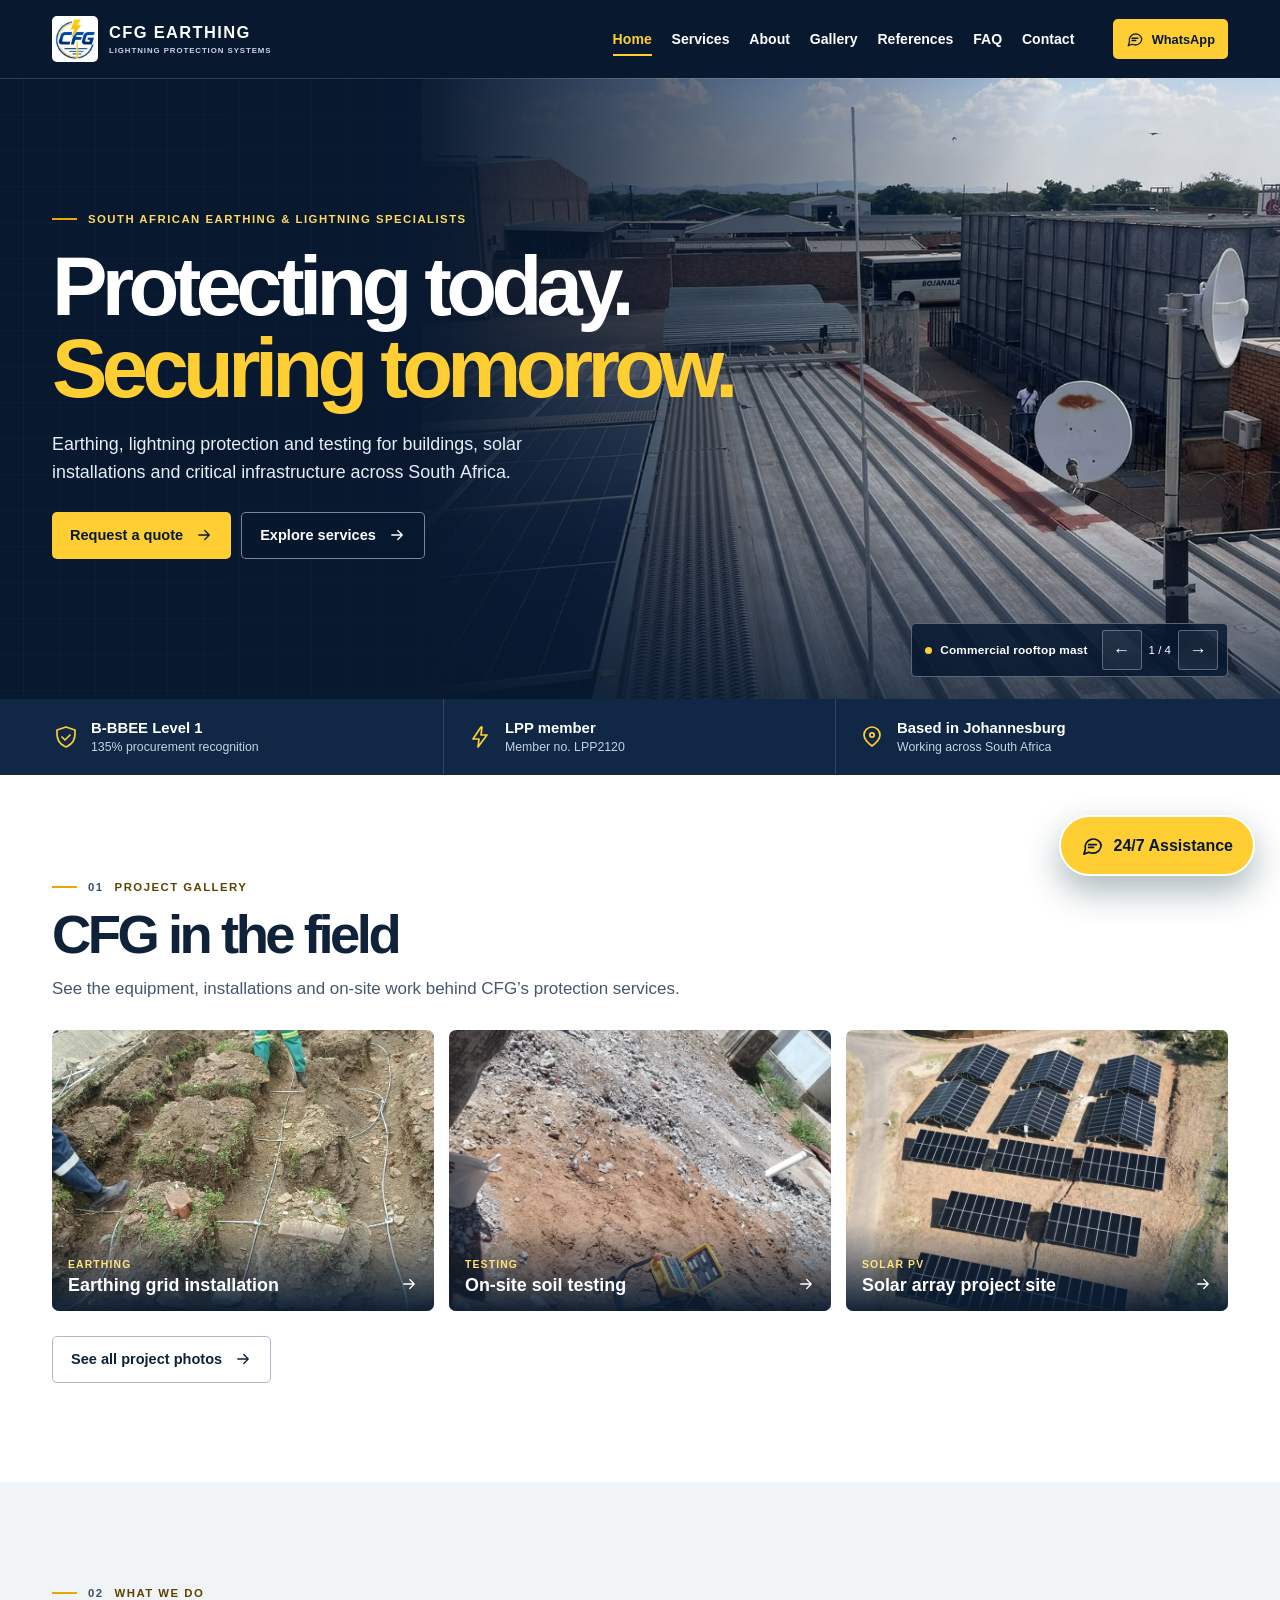
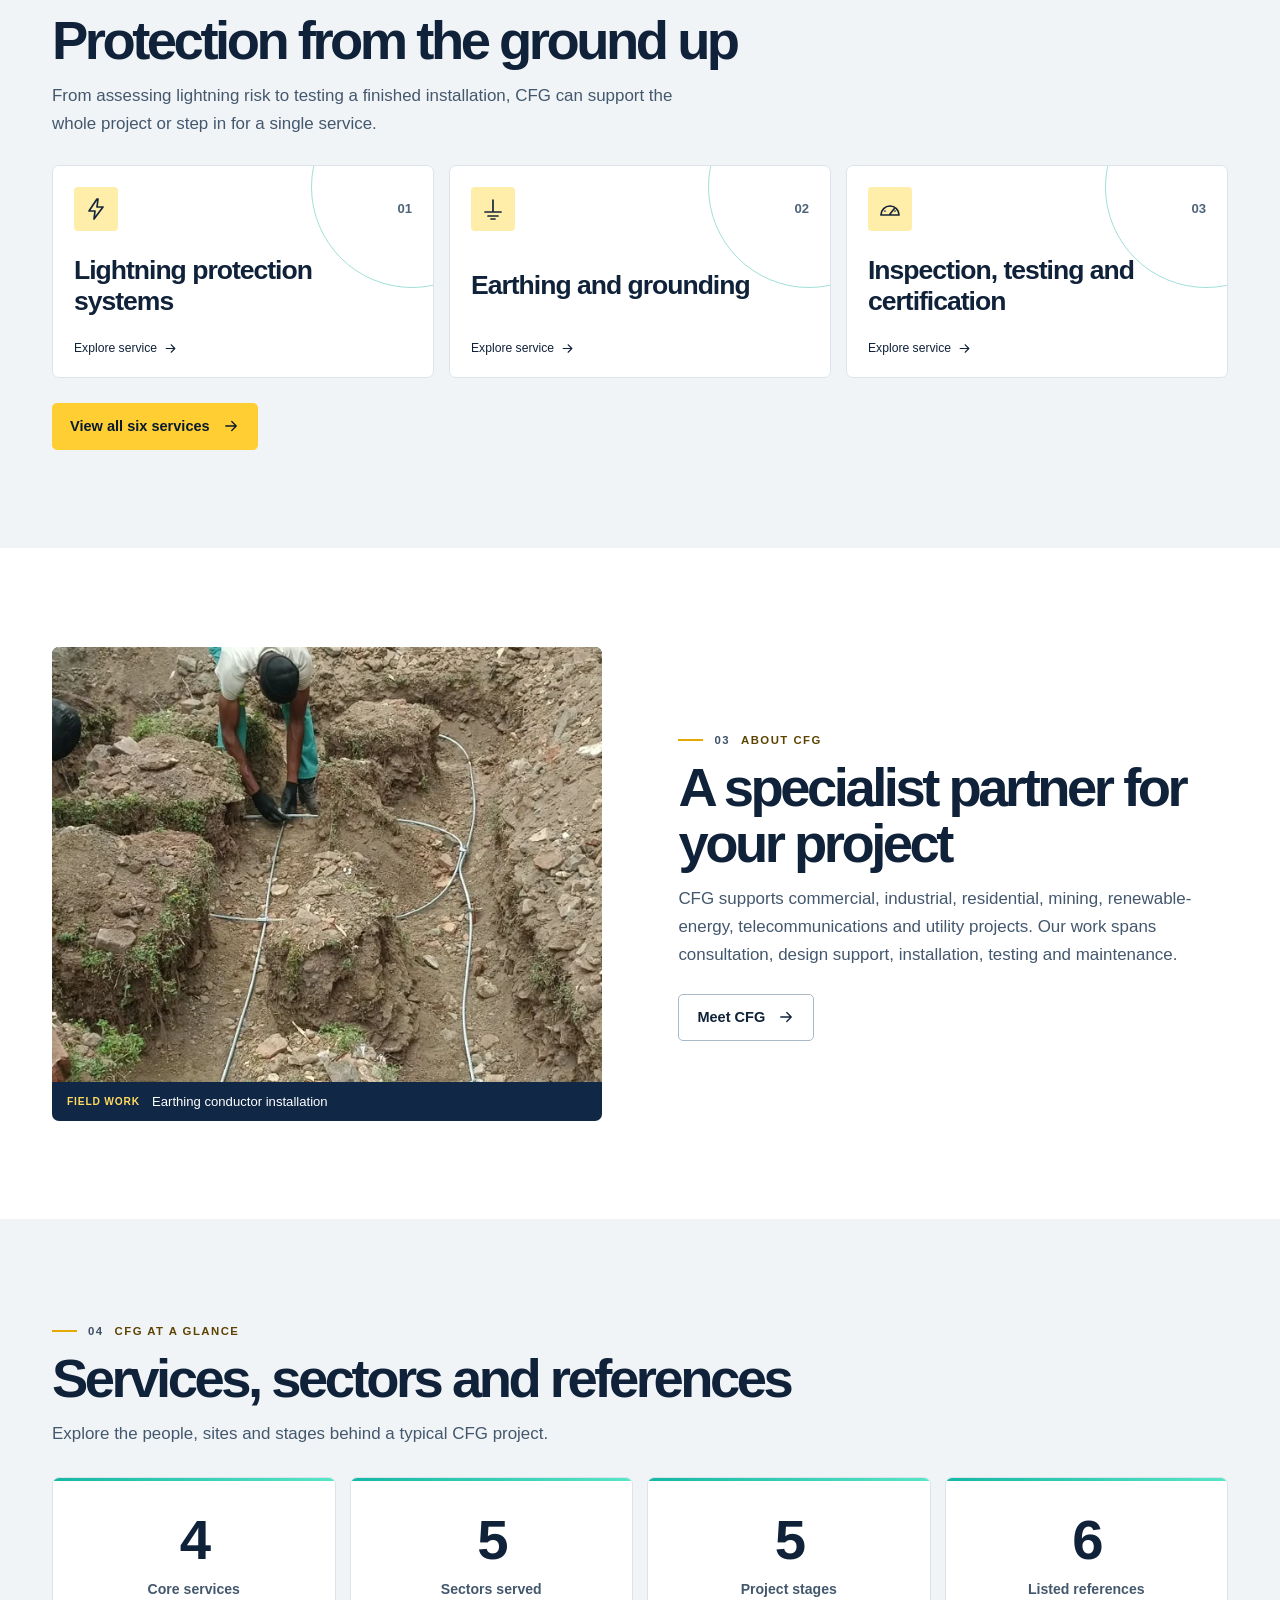
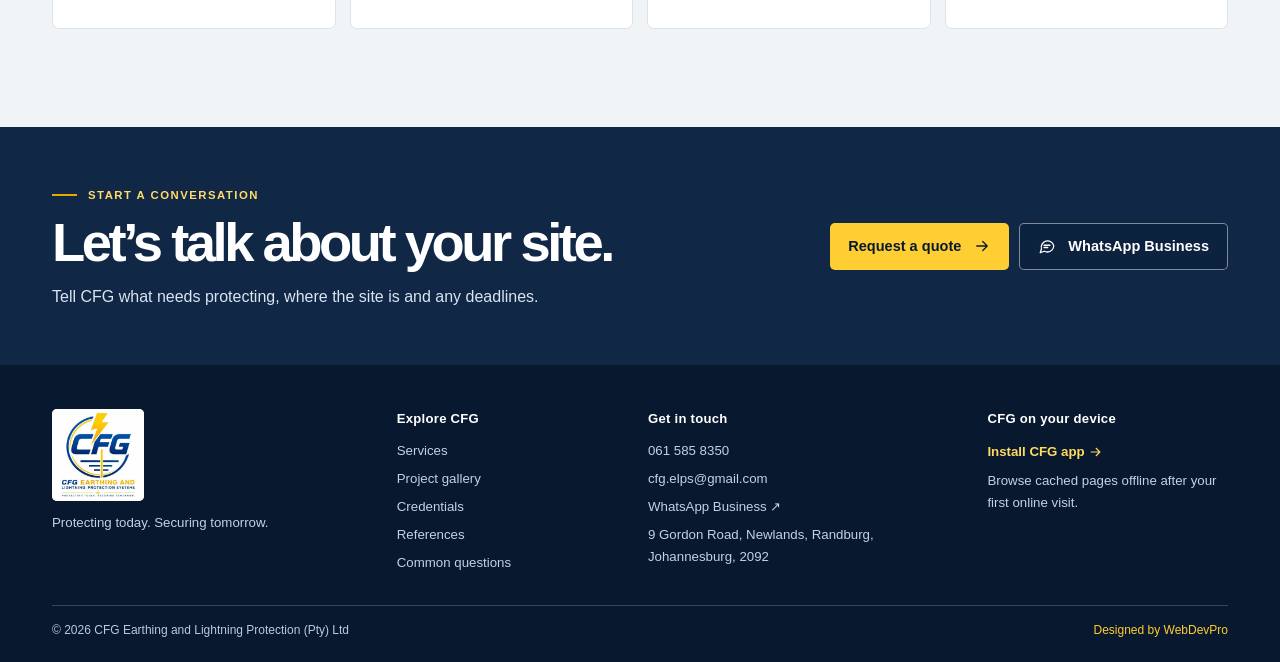
<file: index.html>
<!doctype html>
<html lang="en-ZA">
<head>
<meta charset="utf-8">
<meta name="viewport" content="width=device-width,initial-scale=1,viewport-fit=cover">
<title>Earthing &amp; Lightning Protection in South Africa | CFG</title>
<meta name="description" content="CFG provides earthing, lightning protection, testing and engineering support from Johannesburg to sites across South Africa.">
<meta name="theme-color" content="#07182f">
<link rel="canonical" href="https://cfgearthing.vercel.app/">
<meta property="og:type" content="website">
<meta property="og:title" content="Earthing &amp; Lightning Protection in South Africa | CFG">
<meta property="og:description" content="CFG provides earthing, lightning protection, testing and engineering support from Johannesburg to sites across South Africa.">
<meta property="og:url" content="https://cfgearthing.vercel.app/">
<meta property="og:image" content="https://cfgearthing.vercel.app/assets/rooftop-mast.webp">
<meta property="og:locale" content="en_ZA">
<meta name="twitter:card" content="summary_large_image">
<link rel="icon" href="/assets/icon-192.png">
<link rel="apple-touch-icon" href="/assets/icon-180.png">
<link rel="manifest" href="/manifest.webmanifest">
<link rel="stylesheet" href="/styles.css">
<link rel="stylesheet" href="/premium.css">
<link rel="stylesheet" href="/cfg.css">
<script type="application/ld+json">{"@context": "https://schema.org", "@type": "Organization", "name": "CFG Earthing and Lightning Protection Systems", "legalName": "CFG Earthing and Lightning Protection (Pty) Ltd", "url": "https://cfgearthing.vercel.app", "logo": "https://cfgearthing.vercel.app/assets/cfg-logo.webp", "email": "cfg.elps@gmail.com", "telephone": "+27615858350", "areaServed": "South Africa", "address": {"@type": "PostalAddress", "streetAddress": "9 Gordon Road, Newlands", "addressLocality": "Johannesburg", "addressRegion": "Gauteng", "postalCode": "2092", "addressCountry": "ZA"}}</script>
<script defer src="/site-config.js"></script>
<script defer src="/script.js"></script>
<script defer src="/premium.js"></script>
<script defer src="/chatbot.js"></script>
<script defer src="/pwa.js"></script>
</head>
<body class="page-index">
<a href="#main" class="skip-link">Skip to content</a>
<header class="header cfg-header"><div class="wrap header-grid"><a class="brand" href="/" aria-label="CFG home"><img src="/assets/cfg-mark.webp" width="46" height="46" alt=""><span><strong>CFG EARTHING</strong><small>LIGHTNING PROTECTION SYSTEMS</small></span></a><button id="menuBtn" class="menu-btn" type="button" aria-label="Toggle navigation" aria-expanded="false" aria-controls="primaryNav"><svg viewBox="0 0 24 24" width="24" height="24" fill="none" stroke="currentColor" stroke-width="1.7" stroke-linecap="round" stroke-linejoin="round" aria-hidden="true"><path d="M4 6h16M4 12h16M4 18h16"/></svg></button><nav id="primaryNav" aria-label="Primary navigation"><a href="/" aria-current="page">Home</a><a href="/services.html">Services</a><a href="/about.html">About</a><a href="/gallery.html">Gallery</a><a href="/references.html">References</a><a href="/faq.html">FAQ</a><a href="/contact.html">Contact</a></nav><a class="btn header-wa" href="https://wa.me/27615858350" target="_blank" rel="noopener noreferrer"><svg viewBox="0 0 24 24" width="24" height="24" fill="none" stroke="currentColor" stroke-width="1.7" stroke-linecap="round" stroke-linejoin="round" aria-hidden="true"><path d="M21 11.5a8.5 8.5 0 0 1-8.5 8.5 9 9 0 0 1-4.3-1L3 21l1.6-5A8.5 8.5 0 1 1 21 11.5Z"/><path d="M8 11h8m-8 3h5"/></svg>WhatsApp</a></div><div id="scrollProgress" class="scroll-progress" aria-hidden="true"></div></header>
<main id="main"><section class="hero cfg-hero" aria-label="CFG featured project photos">
<div class="hero-photos"><div class="hero-bg active" data-caption="Commercial rooftop mast" style="--hero-position:50% 55%"><img src="/assets/rooftop-mast.webp" alt="" class="" decoding="async" fetchpriority="high"></div><div class="hero-bg " data-caption="Earthing grid installation" style="--hero-position:50% 55%"><img src="/assets/earthing-grid.webp" alt="" class="" decoding="async" loading="lazy"></div><div class="hero-bg " data-caption="On-site soil testing" style="--hero-position:50% 23%"><img src="/assets/field-testing.webp" alt="" class="" decoding="async" loading="lazy"></div><div class="hero-bg " data-caption="Solar array project site" style="--hero-position:50% 49%"><img src="/assets/solar-array.webp" alt="" class="" decoding="async" loading="lazy"></div></div><div class="hero-overlay"></div>
<div class="wrap hero-grid"><div class="hero-content"><span class="eyebrow rule">South African earthing &amp; lightning specialists</span>
<h1><span class="typewriter">Protecting today.</span><span class="headline-accent">Securing tomorrow.</span></h1>
<p class="word-reveal">Earthing, lightning protection and testing for buildings, solar installations and critical infrastructure across South Africa.</p>
<div class="hero-ctas"><button class="btn " type="button" data-open-quote>Request a quote<svg viewBox="0 0 24 24" width="24" height="24" fill="none" stroke="currentColor" stroke-width="1.7" stroke-linecap="round" stroke-linejoin="round" aria-hidden="true"><path d="M5 12h14m-6-6 6 6-6 6"/></svg></button><a class="btn btn-outline" href="/services.html">Explore services<svg viewBox="0 0 24 24" width="24" height="24" fill="none" stroke="currentColor" stroke-width="1.7" stroke-linecap="round" stroke-linejoin="round" aria-hidden="true"><path d="M5 12h14m-6-6 6 6-6 6"/></svg></a></div></div>
<div class="hero-markers" aria-label="Project photo controls"><span class="hero-photo-note"><i></i> <span id="slideCaption">Commercial rooftop mast</span></span><div class="slide-controls"><button id="prevSlide" type="button" aria-label="Previous project photo">←</button><span id="slideStatus" aria-live="off">1 / 4</span><button id="nextSlide" type="button" aria-label="Next project photo">→</button></div></div></div></section><div class="proof-strip"><div class="wrap proof-grid"><a href="/about.html#credentials"><svg viewBox="0 0 24 24" width="24" height="24" fill="none" stroke="currentColor" stroke-width="1.7" stroke-linecap="round" stroke-linejoin="round" aria-hidden="true"><path d="m12 22 1.5-.8a14 14 0 0 0 7.5-12.5V5l-9-3-9 3v3.7a14 14 0 0 0 7.5 12.5l1.5.8Z"/><path d="m8 12 3 3 5-5"/></svg><span><strong>B-BBEE Level 1</strong><small>135% procurement recognition</small></span></a><a href="/about.html#credentials"><svg viewBox="0 0 24 24" width="24" height="24" fill="none" stroke="currentColor" stroke-width="1.7" stroke-linecap="round" stroke-linejoin="round" aria-hidden="true"><path d="m13 2-8 12h6l-1 8 9-12h-6l1-8z"/></svg><span><strong>LPP member</strong><small>Member no. LPP2120</small></span></a><a href="/contact.html"><svg viewBox="0 0 24 24" width="24" height="24" fill="none" stroke="currentColor" stroke-width="1.7" stroke-linecap="round" stroke-linejoin="round" aria-hidden="true"><path d="M20 10c0 5-8 11-8 11S4 15 4 10a8 8 0 1 1 16 0Z"/><circle cx="12" cy="10" r="2.2"/></svg><span><strong>Based in Johannesburg</strong><small>Working across South Africa</small></span></a></div></div><section class="block "><div class="wrap"><div class="section-intro reveal slide-up"><span class="kicker rule"><span>01</span> Project gallery</span><h2>CFG in the field</h2><p>See the equipment, installations and on-site work behind CFG’s protection services.</p></div><div class="photo-grid"><a class="tile reveal slide-up" href="/gallery.html"><img src="/assets/earthing-grid.webp" alt="Earthing grid installation" class="" decoding="async" loading="lazy"><span class="tile-info"><span><small>Earthing</small><strong>Earthing grid installation</strong></span><svg viewBox="0 0 24 24" width="24" height="24" fill="none" stroke="currentColor" stroke-width="1.7" stroke-linecap="round" stroke-linejoin="round" aria-hidden="true"><path d="M5 12h14m-6-6 6 6-6 6"/></svg></span></a><a class="tile reveal slide-up" href="/gallery.html"><img src="/assets/field-testing.webp" alt="On-site soil testing" class="" decoding="async" loading="lazy"><span class="tile-info"><span><small>Testing</small><strong>On-site soil testing</strong></span><svg viewBox="0 0 24 24" width="24" height="24" fill="none" stroke="currentColor" stroke-width="1.7" stroke-linecap="round" stroke-linejoin="round" aria-hidden="true"><path d="M5 12h14m-6-6 6 6-6 6"/></svg></span></a><a class="tile reveal slide-up" href="/gallery.html"><img src="/assets/solar-array.webp" alt="Solar array project site" class="" decoding="async" loading="lazy"><span class="tile-info"><span><small>Solar PV</small><strong>Solar array project site</strong></span><svg viewBox="0 0 24 24" width="24" height="24" fill="none" stroke="currentColor" stroke-width="1.7" stroke-linecap="round" stroke-linejoin="round" aria-hidden="true"><path d="M5 12h14m-6-6 6 6-6 6"/></svg></span></a></div><div class="section-actions"><a class="btn btn-secondary" href="/gallery.html">See all project photos<svg viewBox="0 0 24 24" width="24" height="24" fill="none" stroke="currentColor" stroke-width="1.7" stroke-linecap="round" stroke-linejoin="round" aria-hidden="true"><path d="M5 12h14m-6-6 6 6-6 6"/></svg></a></div></div></section><section class="block tinted"><div class="wrap"><div class="section-intro reveal slide-up"><span class="kicker rule"><span>02</span> What we do</span><h2>Protection from the ground up</h2><p>From assessing lightning risk to testing a finished installation, CFG can support the whole project or step in for a single service.</p></div><div class="card-grid"><button type="button" class="flip-card reveal slide-up" aria-pressed="false" aria-label="Lightning protection systems, show service details"><span class="flip-inner"><span class="flip-face front"><span class="flip-meta"><span class="service-icon"><svg viewBox="0 0 24 24" width="24" height="24" fill="none" stroke="currentColor" stroke-width="1.7" stroke-linecap="round" stroke-linejoin="round" aria-hidden="true"><path d="m13 2-8 12h6l-1 8 9-12h-6l1-8z"/></svg></span><span>01</span></span><strong>Lightning protection systems</strong><small>Explore service <svg viewBox="0 0 24 24" width="24" height="24" fill="none" stroke="currentColor" stroke-width="1.7" stroke-linecap="round" stroke-linejoin="round" aria-hidden="true"><path d="M5 12h14m-6-6 6 6-6 6"/></svg></small></span><span class="flip-face back"><strong>Lightning protection systems</strong><span>Design support, supply and installation of external lightning protection for buildings, infrastructure and solar PV sites.</span><small>Flip back</small></span></span></button><button type="button" class="flip-card reveal slide-up" aria-pressed="false" aria-label="Earthing and grounding, show service details"><span class="flip-inner"><span class="flip-face front"><span class="flip-meta"><span class="service-icon"><svg viewBox="0 0 24 24" width="24" height="24" fill="none" stroke="currentColor" stroke-width="1.7" stroke-linecap="round" stroke-linejoin="round" aria-hidden="true"><path d="M12 3v12M4 15h16m-13 4h10m-7 3h4"/></svg></span><span>02</span></span><strong>Earthing and grounding</strong><small>Explore service <svg viewBox="0 0 24 24" width="24" height="24" fill="none" stroke="currentColor" stroke-width="1.7" stroke-linecap="round" stroke-linejoin="round" aria-hidden="true"><path d="M5 12h14m-6-6 6 6-6 6"/></svg></small></span><span class="flip-face back"><strong>Earthing and grounding</strong><span>Site-specific earthing systems designed to dissipate fault currents and bond equipment and structures.</span><small>Flip back</small></span></span></button><button type="button" class="flip-card reveal slide-up" aria-pressed="false" aria-label="Inspection, testing and certification, show service details"><span class="flip-inner"><span class="flip-face front"><span class="flip-meta"><span class="service-icon"><svg viewBox="0 0 24 24" width="24" height="24" fill="none" stroke="currentColor" stroke-width="1.7" stroke-linecap="round" stroke-linejoin="round" aria-hidden="true"><path d="M3 18a9 9 0 1 1 18 0H3Zm9-1 4-5m-9 2h.01m5-5h.01m5 5h.01"/></svg></span><span>03</span></span><strong>Inspection, testing and certification</strong><small>Explore service <svg viewBox="0 0 24 24" width="24" height="24" fill="none" stroke="currentColor" stroke-width="1.7" stroke-linecap="round" stroke-linejoin="round" aria-hidden="true"><path d="M5 12h14m-6-6 6 6-6 6"/></svg></small></span><span class="flip-face back"><strong>Inspection, testing and certification</strong><span>Inspection and performance verification for new and existing systems, with documented results and certification where applicable.</span><small>Flip back</small></span></span></button></div><div class="section-actions"><a class="btn " href="/services.html">View all six services<svg viewBox="0 0 24 24" width="24" height="24" fill="none" stroke="currentColor" stroke-width="1.7" stroke-linecap="round" stroke-linejoin="round" aria-hidden="true"><path d="M5 12h14m-6-6 6 6-6 6"/></svg></a></div></div></section><section class="block"><div class="wrap intro-split"><figure class="field-frame reveal scale-in"><img src="/assets/earthing-team.webp" alt="Crew member at work in an earthing trench" class="" decoding="async" loading="lazy"><figcaption><span>FIELD WORK</span> Earthing conductor installation</figcaption></figure><div><div class="section-intro reveal slide-up"><span class="kicker rule"><span>03</span> About CFG</span><h2>A specialist partner for your project</h2><p>CFG supports commercial, industrial, residential, mining, renewable-energy, telecommunications and utility projects. Our work spans consultation, design support, installation, testing and maintenance.</p></div><div class="section-actions"><a class="btn btn-secondary" href="/about.html">Meet CFG<svg viewBox="0 0 24 24" width="24" height="24" fill="none" stroke="currentColor" stroke-width="1.7" stroke-linecap="round" stroke-linejoin="round" aria-hidden="true"><path d="M5 12h14m-6-6 6 6-6 6"/></svg></a></div></div></div></section><section class="block tinted"><div class="wrap"><div class="section-intro reveal slide-up"><span class="kicker rule"><span>04</span> CFG at a glance</span><h2>Services, sectors and references</h2><p>Explore the people, sites and stages behind a typical CFG project.</p></div><div id="premiumStats" class="premium-stat-grid stat-grid"></div></div></section><section class="cta"><div class="wrap cta-layout"><div><span class="kicker rule">Start a conversation</span><h2>Let’s talk about your site.</h2><p>Tell CFG what needs protecting, where the site is and any deadlines.</p></div><div class="cta-actions"><button class="btn " type="button" data-open-quote>Request a quote<svg viewBox="0 0 24 24" width="24" height="24" fill="none" stroke="currentColor" stroke-width="1.7" stroke-linecap="round" stroke-linejoin="round" aria-hidden="true"><path d="M5 12h14m-6-6 6 6-6 6"/></svg></button><a class="btn btn-outline" href="https://wa.me/27615858350" target="_blank" rel="noopener noreferrer"><svg viewBox="0 0 24 24" width="24" height="24" fill="none" stroke="currentColor" stroke-width="1.7" stroke-linecap="round" stroke-linejoin="round" aria-hidden="true"><path d="M21 11.5a8.5 8.5 0 0 1-8.5 8.5 9 9 0 0 1-4.3-1L3 21l1.6-5A8.5 8.5 0 1 1 21 11.5Z"/><path d="M8 11h8m-8 3h5"/></svg>WhatsApp Business</a></div></div></section></main>
<footer class="site-footer"><div class="wrap footer-grid"><div class="footer-brand"><img src="/assets/cfg-logo.webp" alt="CFG Earthing and Lightning Protection Systems" class="" decoding="async" loading="lazy"><p>Protecting today. Securing tomorrow.</p></div><div><h2>Explore CFG</h2><a href="/services.html">Services</a><a href="/gallery.html">Project gallery</a><a href="/about.html#credentials">Credentials</a><a href="/references.html">References</a><a href="/faq.html">Common questions</a></div><div><h2>Get in touch</h2><a href="tel:+27615858350">061 585 8350</a><a href="mailto:cfg.elps@gmail.com">cfg.elps@gmail.com</a><a href="https://wa.me/27615858350" target="_blank" rel="noopener noreferrer">WhatsApp Business ↗</a><p>9 Gordon Road, Newlands, Randburg, Johannesburg, 2092</p></div><div><h2>CFG on your device</h2><button type="button" class="footer-install" data-install>Install CFG app <svg viewBox="0 0 24 24" width="24" height="24" fill="none" stroke="currentColor" stroke-width="1.7" stroke-linecap="round" stroke-linejoin="round" aria-hidden="true"><path d="M5 12h14m-6-6 6 6-6 6"/></svg></button><p>Browse cached pages offline after your first online visit.</p></div></div><div class="wrap footer-bottom"><span>© <span id="year">2026</span> CFG Earthing and Lightning Protection (Pty) Ltd</span><a href="https://webdevpro.co.za/" target="_blank" rel="noopener noreferrer">Designed by WebDevPro</a></div></footer>
<nav class="mobile-bottom mobile-bottom-pro" aria-label="Mobile quick navigation">
    <a class="mobile-nav-item" href="/" aria-current="page"><span class="mobile-nav-icon-wrap"><svg class="mobile-nav-icon" viewBox="0 0 24 24" fill="none" stroke="currentColor" stroke-width="1.8" stroke-linecap="round" stroke-linejoin="round" aria-hidden="true" focusable="false"><path d="m3 10 9-7 9 7"/><path d="M5 9v11a1 1 0 0 0 1 1h12a1 1 0 0 0 1-1V9"/><path d="M9 21v-7h6v7"/></svg></span><span class="mobile-nav-label">Home</span></a>
    <a class="mobile-nav-item" href="/services.html"><span class="mobile-nav-icon-wrap"><svg class="mobile-nav-icon" viewBox="0 0 24 24" fill="none" stroke="currentColor" stroke-width="1.8" stroke-linecap="round" stroke-linejoin="round" aria-hidden="true" focusable="false"><rect x="3" y="3" width="7" height="7" rx="1.6"/><rect x="14" y="3" width="7" height="7" rx="1.6"/><rect x="3" y="14" width="7" height="7" rx="1.6"/><path d="M17.5 14v7m-3.5-3.5h7"/></svg></span><span class="mobile-nav-label">Services</span></a>
    <button class="mobile-nav-item mobile-nav-chat" type="button" data-open-chat aria-controls="chatPanel" aria-label="Open 24/7 assistance"><span class="mobile-nav-icon-wrap mobile-nav-chat-icon"><svg class="mobile-nav-icon" viewBox="0 0 24 24" fill="none" stroke="currentColor" stroke-width="1.8" stroke-linecap="round" stroke-linejoin="round" aria-hidden="true" focusable="false"><path d="M20.5 11.6a8.4 8.4 0 0 1-8.6 8.3 9.5 9.5 0 0 1-4.2-.9L3 21l1.7-4.7A8.4 8.4 0 1 1 20.5 11.6Z"/><path d="M8.1 10.2h7.8M8.1 13.8h5.2"/></svg><span class="mobile-nav-live" aria-hidden="true"></span></span><span class="mobile-nav-label">Chat</span></button>
    <a class="mobile-nav-item" href="/contact.html"><span class="mobile-nav-icon-wrap"><svg class="mobile-nav-icon" viewBox="0 0 24 24" fill="none" stroke="currentColor" stroke-width="1.8" stroke-linecap="round" stroke-linejoin="round" aria-hidden="true" focusable="false"><rect x="3" y="5" width="18" height="14" rx="2.6"/><path d="m4 7 8 6 8-6"/></svg></span><span class="mobile-nav-label">Contact</span></a>
    <button class="mobile-nav-item" id="installHelp" type="button" aria-label="Install this website as an app"><span class="mobile-nav-icon-wrap"><svg class="mobile-nav-icon" viewBox="0 0 24 24" fill="none" stroke="currentColor" stroke-width="1.8" stroke-linecap="round" stroke-linejoin="round" aria-hidden="true" focusable="false"><rect x="6.5" y="2.5" width="11" height="19" rx="2.3"/><path d="M12 7v7m-3-3 3 3 3-3"/><path d="M10 18h4"/></svg></span><span class="mobile-nav-label">Install</span></button>
  </nav>
<dialog id="installDialog" aria-labelledby="installTitle"><img src="/assets/cfg-mark.webp" alt="" width="62" height="62"><h2 id="installTitle">Install the CFG app</h2><p>Keep CFG’s services, project gallery and contact details close at hand.</p><p id="installStatus" role="status"></p><button id="installNow" type="button" hidden>Install app</button><button id="closeDialog" type="button">Close</button></dialog>
<button id="chatLauncher" class="chat-launcher" type="button" aria-controls="chatPanel" aria-expanded="false" aria-haspopup="dialog" aria-label="Open 24/7 enquiry assistant">
    <svg viewBox="0 0 24 24" width="27" height="27" fill="none" stroke="currentColor" stroke-width="1.8" stroke-linecap="round" stroke-linejoin="round" aria-hidden="true"><path d="M21 11.5a8.5 8.5 0 0 1-8.5 8.5 9 9 0 0 1-4.3-1L3 21l1.6-5A8.5 8.5 0 1 1 21 11.5Z"/><path d="M8 11h8M8 14h5"/></svg>
    <span class="chat-launcher-label">24/7 Assistance</span>
  </button>
  <section id="chatPanel" class="chat-panel" role="dialog" aria-modal="false" aria-label="24/7 automated enquiry assistant" hidden>
    <div class="chat-top"><div class="chat-avatar" aria-hidden="true"><img src="/assets/cfg-mark.webp" alt="" class="" decoding="async" loading="lazy"></div><div class="chat-heading"><strong id="chatCompany">CFG Earthing</strong><span><i class="online-dot" aria-hidden="true"></i> 24/7 automated assistance</span></div><button id="chatClose" class="chat-close" type="button" aria-label="Close enquiry assistant">×</button></div>
    <div class="chat-progress" id="chatProgress" aria-live="polite">Welcome</div>
    <div id="chatTranscript" class="chat-transcript" aria-live="polite" aria-relevant="additions text"></div>
    <div class="chat-compose"><div id="chatControls"></div><p id="chatStatus" class="chat-status" role="status" hidden></p><p class="chat-footnote">We prepare your message; you confirm sending it in WhatsApp.</p></div>
  </section>
</body></html>
</file>
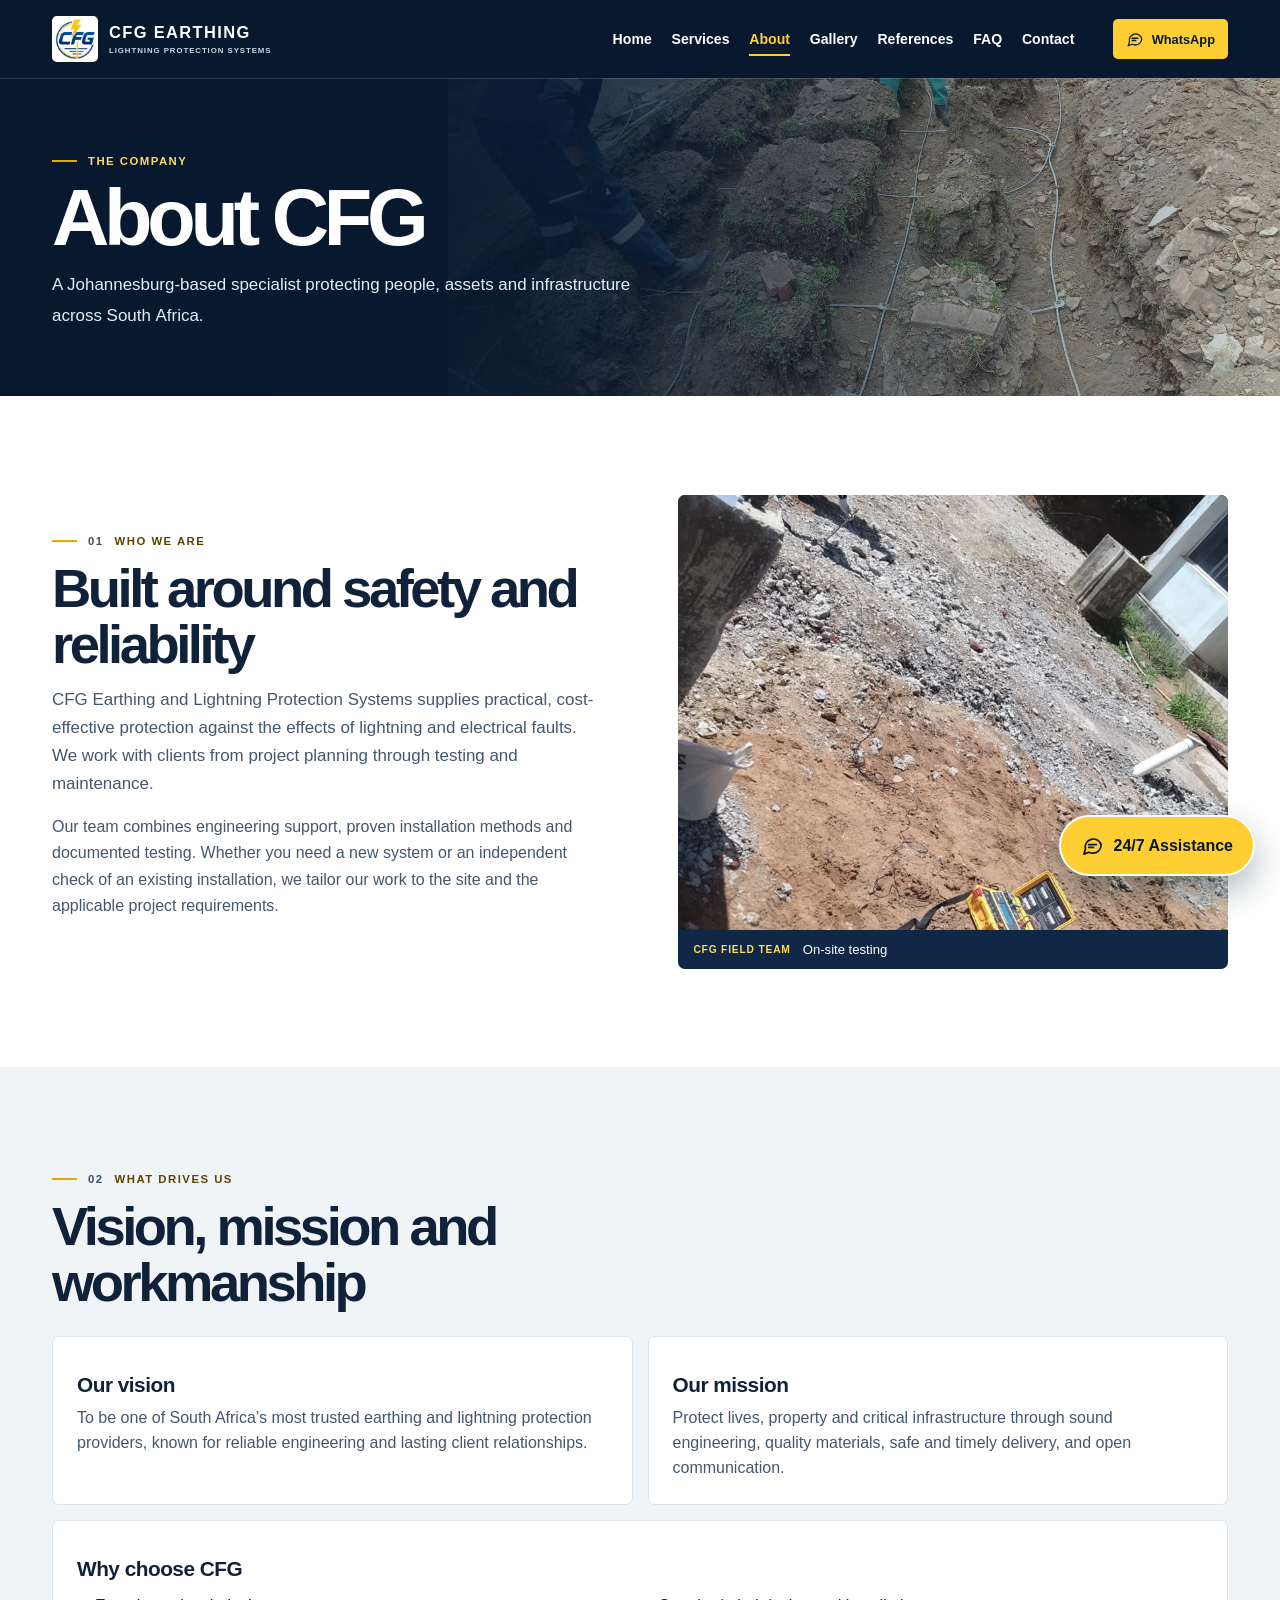
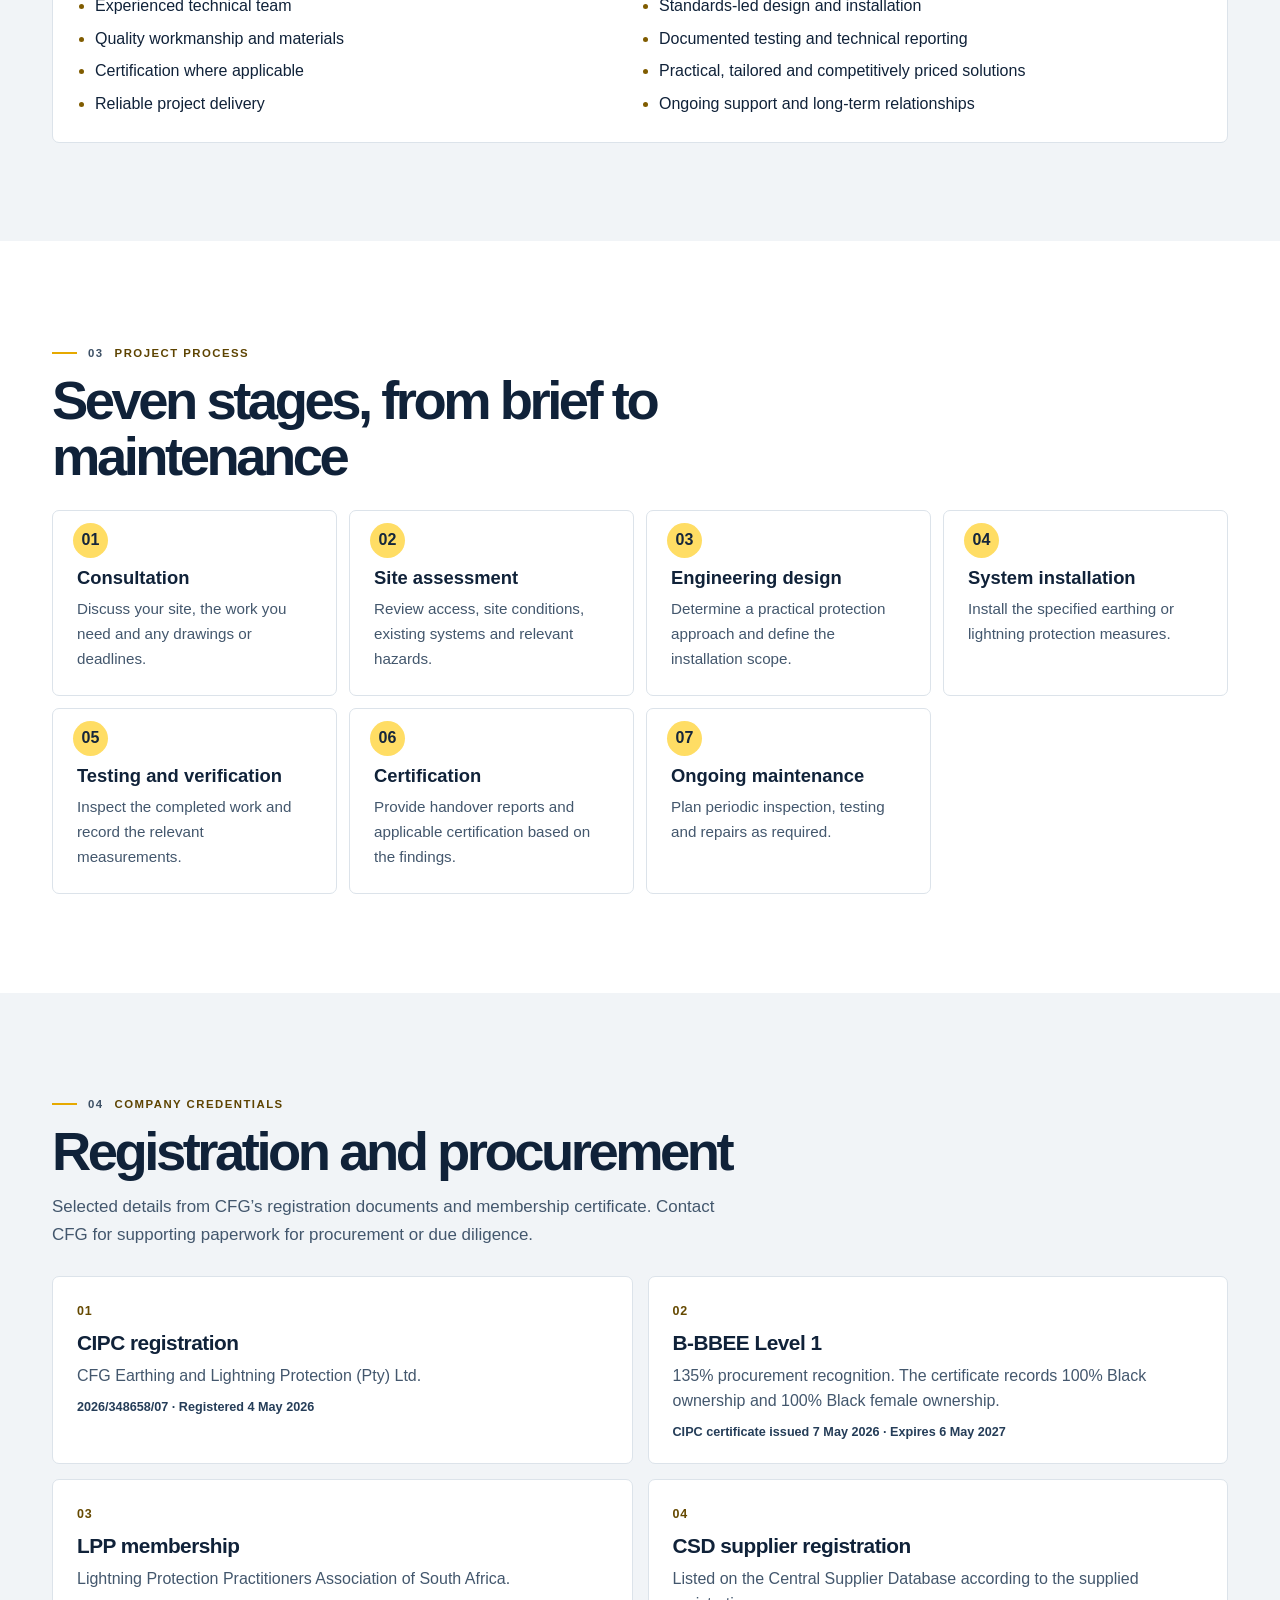
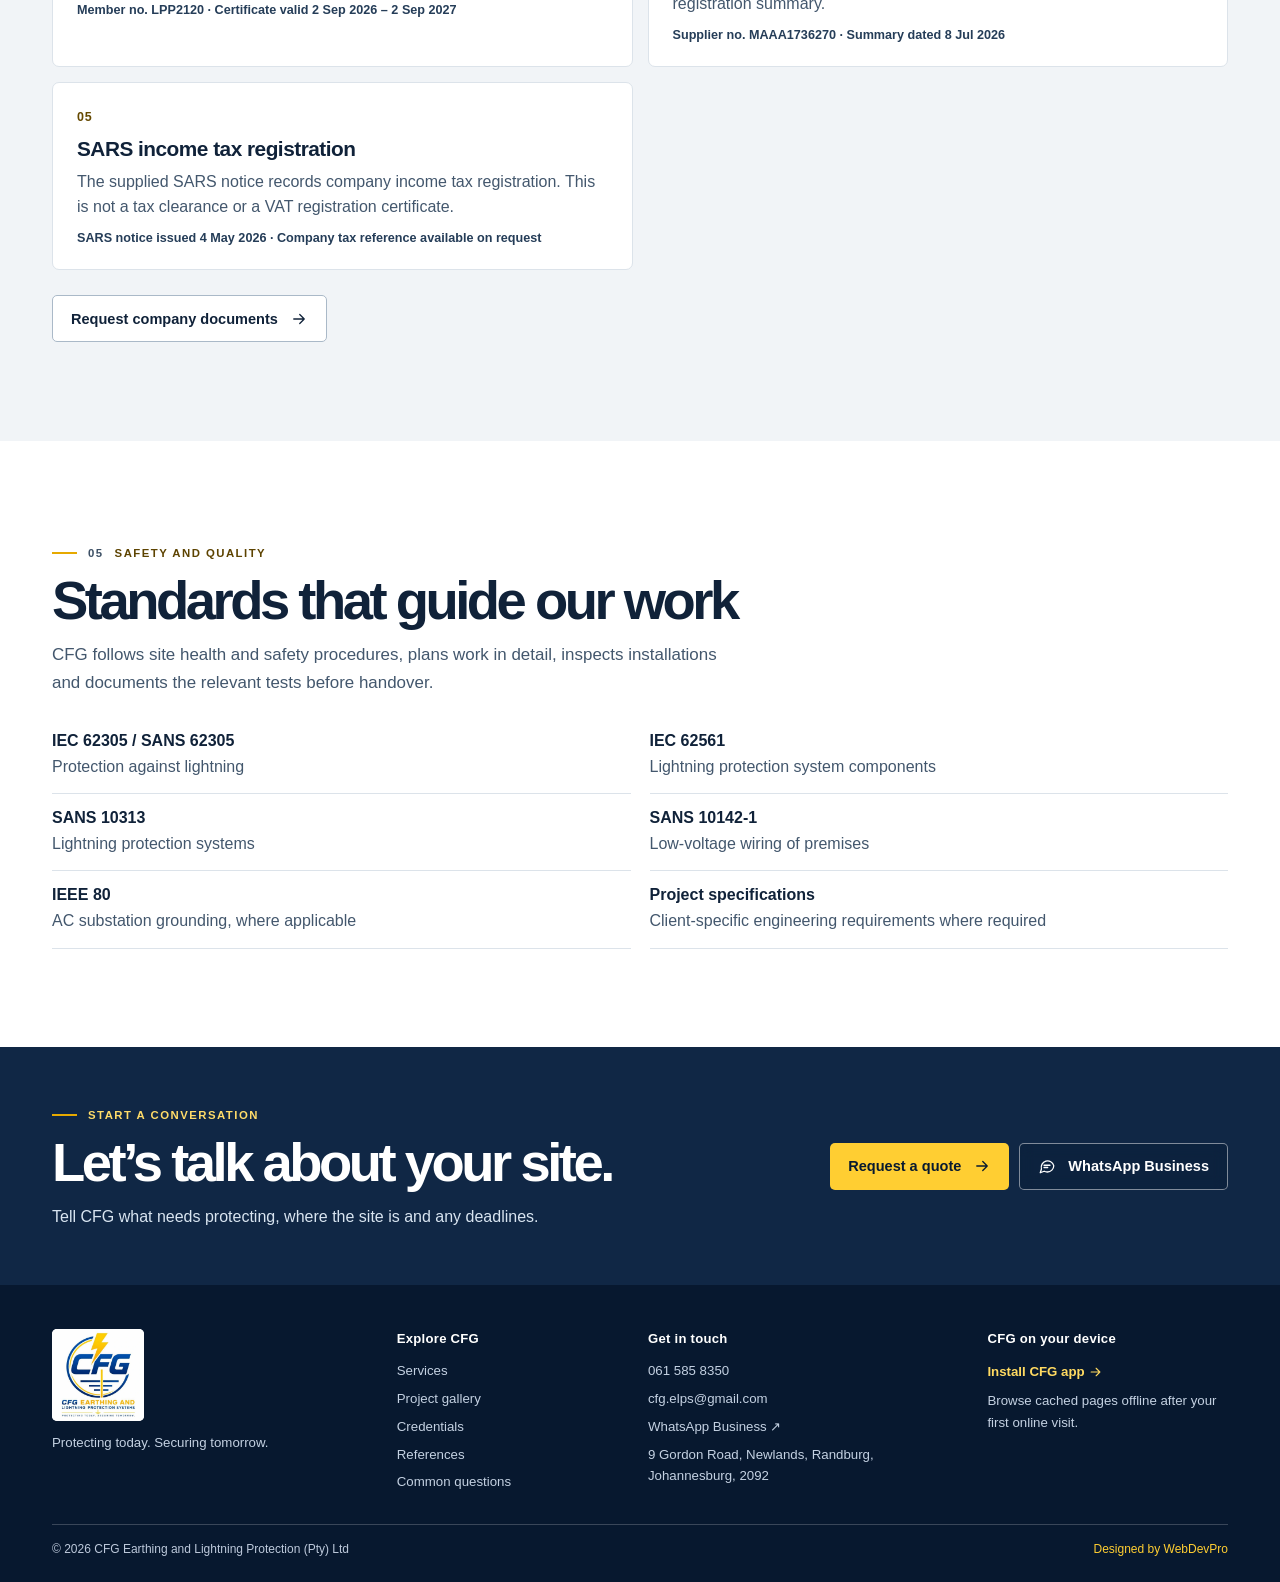
<file: about.html>
<!doctype html>
<html lang="en-ZA">
<head>
<meta charset="utf-8">
<meta name="viewport" content="width=device-width,initial-scale=1,viewport-fit=cover">
<title>About CFG &amp; Company Credentials | CFG</title>
<meta name="description" content="Learn about CFG’s work, safety standards, CIPC registration, B-BBEE status and LPP membership.">
<meta name="theme-color" content="#07182f">
<link rel="canonical" href="https://cfgearthing.vercel.app/about.html">
<meta property="og:type" content="website">
<meta property="og:title" content="About CFG &amp; Company Credentials | CFG">
<meta property="og:description" content="Learn about CFG’s work, safety standards, CIPC registration, B-BBEE status and LPP membership.">
<meta property="og:url" content="https://cfgearthing.vercel.app/about.html">
<meta property="og:image" content="https://cfgearthing.vercel.app/assets/earthing-grid.webp">
<meta property="og:locale" content="en_ZA">
<meta name="twitter:card" content="summary_large_image">
<link rel="icon" href="/assets/icon-192.png">
<link rel="apple-touch-icon" href="/assets/icon-180.png">
<link rel="manifest" href="/manifest.webmanifest">
<link rel="stylesheet" href="/styles.css">
<link rel="stylesheet" href="/premium.css">
<link rel="stylesheet" href="/cfg.css">
<script type="application/ld+json">{"@context": "https://schema.org", "@type": "Organization", "name": "CFG Earthing and Lightning Protection Systems", "legalName": "CFG Earthing and Lightning Protection (Pty) Ltd", "url": "https://cfgearthing.vercel.app", "logo": "https://cfgearthing.vercel.app/assets/cfg-logo.webp", "email": "cfg.elps@gmail.com", "telephone": "+27615858350", "areaServed": "South Africa", "address": {"@type": "PostalAddress", "streetAddress": "9 Gordon Road, Newlands", "addressLocality": "Johannesburg", "addressRegion": "Gauteng", "postalCode": "2092", "addressCountry": "ZA"}}</script>
<script defer src="/site-config.js"></script>
<script defer src="/script.js"></script>
<script defer src="/premium.js"></script>
<script defer src="/chatbot.js"></script>
<script defer src="/pwa.js"></script>
</head>
<body class="page-about">
<a href="#main" class="skip-link">Skip to content</a>
<header class="header cfg-header"><div class="wrap header-grid"><a class="brand" href="/" aria-label="CFG home"><img src="/assets/cfg-mark.webp" width="46" height="46" alt=""><span><strong>CFG EARTHING</strong><small>LIGHTNING PROTECTION SYSTEMS</small></span></a><button id="menuBtn" class="menu-btn" type="button" aria-label="Toggle navigation" aria-expanded="false" aria-controls="primaryNav"><svg viewBox="0 0 24 24" width="24" height="24" fill="none" stroke="currentColor" stroke-width="1.7" stroke-linecap="round" stroke-linejoin="round" aria-hidden="true"><path d="M4 6h16M4 12h16M4 18h16"/></svg></button><nav id="primaryNav" aria-label="Primary navigation"><a href="/">Home</a><a href="/services.html">Services</a><a href="/about.html" aria-current="page">About</a><a href="/gallery.html">Gallery</a><a href="/references.html">References</a><a href="/faq.html">FAQ</a><a href="/contact.html">Contact</a></nav><a class="btn header-wa" href="https://wa.me/27615858350" target="_blank" rel="noopener noreferrer"><svg viewBox="0 0 24 24" width="24" height="24" fill="none" stroke="currentColor" stroke-width="1.7" stroke-linecap="round" stroke-linejoin="round" aria-hidden="true"><path d="M21 11.5a8.5 8.5 0 0 1-8.5 8.5 9 9 0 0 1-4.3-1L3 21l1.6-5A8.5 8.5 0 1 1 21 11.5Z"/><path d="M8 11h8m-8 3h5"/></svg>WhatsApp</a></div><div id="scrollProgress" class="scroll-progress" aria-hidden="true"></div></header>
<main id="main"><section class="inner-hero earthing-grid"><div class="inner-photo"><img src="/assets/earthing-grid.webp" alt="" class="" decoding="async" fetchpriority="high"></div><div class="wrap inner-copy"><span class="kicker rule">The company</span><h1><span class="typewriter">About CFG</span></h1><p class="word-reveal">A Johannesburg-based specialist protecting people, assets and infrastructure across South Africa.</p></div></section><section class="block"><div class="wrap intro-split"><div><div class="section-intro reveal slide-up"><span class="kicker rule"><span>01</span> Who we are</span><h2>Built around safety and reliability</h2><p>CFG Earthing and Lightning Protection Systems supplies practical, cost-effective protection against the effects of lightning and electrical faults. We work with clients from project planning through testing and maintenance.</p></div>
<p>Our team combines engineering support, proven installation methods and documented testing. Whether you need a new system or an independent check of an existing installation, we tailor our work to the site and the applicable project requirements.</p></div><figure class="field-frame reveal scale-in"><img src="/assets/field-testing.webp" alt="CFG field crew carrying out on-site testing" class="" decoding="async" loading="lazy"><figcaption><span>CFG FIELD TEAM</span> On-site testing</figcaption></figure></div></section><section class="block tinted"><div class="wrap"><div class="section-intro reveal slide-up"><span class="kicker rule"><span>02</span> What drives us</span><h2>Vision, mission and workmanship</h2></div><div class="principles"><article class="reveal slide-up"><h3>Our vision</h3><p>To be one of South Africa’s most trusted earthing and lightning protection providers, known for reliable engineering and lasting client relationships.</p></article><article class="reveal slide-up"><h3>Our mission</h3><p>Protect lives, property and critical infrastructure through sound engineering, quality materials, safe and timely delivery, and open communication.</p></article></div><div class="why"><h3>Why choose CFG</h3><ul><li>Experienced technical team</li><li>Standards-led design and installation</li><li>Quality workmanship and materials</li><li>Documented testing and technical reporting</li><li>Certification where applicable</li><li>Practical, tailored and competitively priced solutions</li><li>Reliable project delivery</li><li>Ongoing support and long-term relationships</li></ul></div></div></section><section class="block "><div class="wrap"><div class="section-intro reveal slide-up"><span class="kicker rule"><span>03</span> Project process</span><h2>Seven stages, from brief to maintenance</h2></div><ol id="premiumTimeline" class="timeline"></ol></div></section><section class="block tinted" id="credentials"><div class="wrap"><div class="section-intro reveal slide-up"><span class="kicker rule"><span>04</span> Company credentials</span><h2>Registration and procurement</h2><p>Selected details from CFG’s registration documents and membership certificate. Contact CFG for supporting paperwork for procurement or due diligence.</p></div><div class="credentials-grid"><article class="credential reveal slide-up"><span class="credential-id">01</span><h3>CIPC registration</h3><p>CFG Earthing and Lightning Protection (Pty) Ltd.</p><small>2026/348658/07 · Registered 4 May 2026</small></article><article class="credential reveal slide-up"><span class="credential-id">02</span><h3>B-BBEE Level 1</h3><p>135% procurement recognition. The certificate records 100% Black ownership and 100% Black female ownership.</p><small>CIPC certificate issued 7 May 2026 · Expires 6 May 2027</small></article><article class="credential reveal slide-up"><span class="credential-id">03</span><h3>LPP membership</h3><p>Lightning Protection Practitioners Association of South Africa.</p><small>Member no. LPP2120 · Certificate valid 2 Sep 2026 – 2 Sep 2027</small></article><article class="credential reveal slide-up"><span class="credential-id">04</span><h3>CSD supplier registration</h3><p>Listed on the Central Supplier Database according to the supplied registration summary.</p><small>Supplier no. MAAA1736270 · Summary dated 8 Jul 2026</small></article><article class="credential reveal slide-up"><span class="credential-id">05</span><h3>SARS income tax registration</h3><p>The supplied SARS notice records company income tax registration. This is not a tax clearance or a VAT registration certificate.</p><small>SARS notice issued 4 May 2026 · Company tax reference available on request</small></article></div><div class="section-actions"><a class="btn btn-secondary" href="mailto:cfg.elps@gmail.com?subject=CFG%20procurement%20documents">Request company documents<svg viewBox="0 0 24 24" width="24" height="24" fill="none" stroke="currentColor" stroke-width="1.7" stroke-linecap="round" stroke-linejoin="round" aria-hidden="true"><path d="M5 12h14m-6-6 6 6-6 6"/></svg></a></div></div></section><section class="block "><div class="wrap"><div class="section-intro reveal slide-up"><span class="kicker rule"><span>05</span> Safety and quality</span><h2>Standards that guide our work</h2><p>CFG follows site health and safety procedures, plans work in detail, inspects installations and documents the relevant tests before handover.</p></div><div class="standards"><div><strong>IEC 62305 / SANS 62305</strong><span>Protection against lightning</span></div><div><strong>IEC 62561</strong><span>Lightning protection system components</span></div><div><strong>SANS 10313</strong><span>Lightning protection systems</span></div><div><strong>SANS 10142-1</strong><span>Low-voltage wiring of premises</span></div><div><strong>IEEE 80</strong><span>AC substation grounding, where applicable</span></div><div><strong>Project specifications</strong><span>Client-specific engineering requirements where required</span></div></div></div></section><section class="cta"><div class="wrap cta-layout"><div><span class="kicker rule">Start a conversation</span><h2>Let’s talk about your site.</h2><p>Tell CFG what needs protecting, where the site is and any deadlines.</p></div><div class="cta-actions"><button class="btn " type="button" data-open-quote>Request a quote<svg viewBox="0 0 24 24" width="24" height="24" fill="none" stroke="currentColor" stroke-width="1.7" stroke-linecap="round" stroke-linejoin="round" aria-hidden="true"><path d="M5 12h14m-6-6 6 6-6 6"/></svg></button><a class="btn btn-outline" href="https://wa.me/27615858350" target="_blank" rel="noopener noreferrer"><svg viewBox="0 0 24 24" width="24" height="24" fill="none" stroke="currentColor" stroke-width="1.7" stroke-linecap="round" stroke-linejoin="round" aria-hidden="true"><path d="M21 11.5a8.5 8.5 0 0 1-8.5 8.5 9 9 0 0 1-4.3-1L3 21l1.6-5A8.5 8.5 0 1 1 21 11.5Z"/><path d="M8 11h8m-8 3h5"/></svg>WhatsApp Business</a></div></div></section></main>
<footer class="site-footer"><div class="wrap footer-grid"><div class="footer-brand"><img src="/assets/cfg-logo.webp" alt="CFG Earthing and Lightning Protection Systems" class="" decoding="async" loading="lazy"><p>Protecting today. Securing tomorrow.</p></div><div><h2>Explore CFG</h2><a href="/services.html">Services</a><a href="/gallery.html">Project gallery</a><a href="/about.html#credentials">Credentials</a><a href="/references.html">References</a><a href="/faq.html">Common questions</a></div><div><h2>Get in touch</h2><a href="tel:+27615858350">061 585 8350</a><a href="mailto:cfg.elps@gmail.com">cfg.elps@gmail.com</a><a href="https://wa.me/27615858350" target="_blank" rel="noopener noreferrer">WhatsApp Business ↗</a><p>9 Gordon Road, Newlands, Randburg, Johannesburg, 2092</p></div><div><h2>CFG on your device</h2><button type="button" class="footer-install" data-install>Install CFG app <svg viewBox="0 0 24 24" width="24" height="24" fill="none" stroke="currentColor" stroke-width="1.7" stroke-linecap="round" stroke-linejoin="round" aria-hidden="true"><path d="M5 12h14m-6-6 6 6-6 6"/></svg></button><p>Browse cached pages offline after your first online visit.</p></div></div><div class="wrap footer-bottom"><span>© <span id="year">2026</span> CFG Earthing and Lightning Protection (Pty) Ltd</span><a href="https://webdevpro.co.za/" target="_blank" rel="noopener noreferrer">Designed by WebDevPro</a></div></footer>
<nav class="mobile-bottom mobile-bottom-pro" aria-label="Mobile quick navigation">
    <a class="mobile-nav-item" href="/"><span class="mobile-nav-icon-wrap"><svg class="mobile-nav-icon" viewBox="0 0 24 24" fill="none" stroke="currentColor" stroke-width="1.8" stroke-linecap="round" stroke-linejoin="round" aria-hidden="true" focusable="false"><path d="m3 10 9-7 9 7"/><path d="M5 9v11a1 1 0 0 0 1 1h12a1 1 0 0 0 1-1V9"/><path d="M9 21v-7h6v7"/></svg></span><span class="mobile-nav-label">Home</span></a>
    <a class="mobile-nav-item" href="/services.html"><span class="mobile-nav-icon-wrap"><svg class="mobile-nav-icon" viewBox="0 0 24 24" fill="none" stroke="currentColor" stroke-width="1.8" stroke-linecap="round" stroke-linejoin="round" aria-hidden="true" focusable="false"><rect x="3" y="3" width="7" height="7" rx="1.6"/><rect x="14" y="3" width="7" height="7" rx="1.6"/><rect x="3" y="14" width="7" height="7" rx="1.6"/><path d="M17.5 14v7m-3.5-3.5h7"/></svg></span><span class="mobile-nav-label">Services</span></a>
    <button class="mobile-nav-item mobile-nav-chat" type="button" data-open-chat aria-controls="chatPanel" aria-label="Open 24/7 assistance"><span class="mobile-nav-icon-wrap mobile-nav-chat-icon"><svg class="mobile-nav-icon" viewBox="0 0 24 24" fill="none" stroke="currentColor" stroke-width="1.8" stroke-linecap="round" stroke-linejoin="round" aria-hidden="true" focusable="false"><path d="M20.5 11.6a8.4 8.4 0 0 1-8.6 8.3 9.5 9.5 0 0 1-4.2-.9L3 21l1.7-4.7A8.4 8.4 0 1 1 20.5 11.6Z"/><path d="M8.1 10.2h7.8M8.1 13.8h5.2"/></svg><span class="mobile-nav-live" aria-hidden="true"></span></span><span class="mobile-nav-label">Chat</span></button>
    <a class="mobile-nav-item" href="/contact.html"><span class="mobile-nav-icon-wrap"><svg class="mobile-nav-icon" viewBox="0 0 24 24" fill="none" stroke="currentColor" stroke-width="1.8" stroke-linecap="round" stroke-linejoin="round" aria-hidden="true" focusable="false"><rect x="3" y="5" width="18" height="14" rx="2.6"/><path d="m4 7 8 6 8-6"/></svg></span><span class="mobile-nav-label">Contact</span></a>
    <button class="mobile-nav-item" id="installHelp" type="button" aria-label="Install this website as an app"><span class="mobile-nav-icon-wrap"><svg class="mobile-nav-icon" viewBox="0 0 24 24" fill="none" stroke="currentColor" stroke-width="1.8" stroke-linecap="round" stroke-linejoin="round" aria-hidden="true" focusable="false"><rect x="6.5" y="2.5" width="11" height="19" rx="2.3"/><path d="M12 7v7m-3-3 3 3 3-3"/><path d="M10 18h4"/></svg></span><span class="mobile-nav-label">Install</span></button>
  </nav>
<dialog id="installDialog" aria-labelledby="installTitle"><img src="/assets/cfg-mark.webp" alt="" width="62" height="62"><h2 id="installTitle">Install the CFG app</h2><p>Keep CFG’s services, project gallery and contact details close at hand.</p><p id="installStatus" role="status"></p><button id="installNow" type="button" hidden>Install app</button><button id="closeDialog" type="button">Close</button></dialog>
<button id="chatLauncher" class="chat-launcher" type="button" aria-controls="chatPanel" aria-expanded="false" aria-haspopup="dialog" aria-label="Open 24/7 enquiry assistant">
    <svg viewBox="0 0 24 24" width="27" height="27" fill="none" stroke="currentColor" stroke-width="1.8" stroke-linecap="round" stroke-linejoin="round" aria-hidden="true"><path d="M21 11.5a8.5 8.5 0 0 1-8.5 8.5 9 9 0 0 1-4.3-1L3 21l1.6-5A8.5 8.5 0 1 1 21 11.5Z"/><path d="M8 11h8M8 14h5"/></svg>
    <span class="chat-launcher-label">24/7 Assistance</span>
  </button>
  <section id="chatPanel" class="chat-panel" role="dialog" aria-modal="false" aria-label="24/7 automated enquiry assistant" hidden>
    <div class="chat-top"><div class="chat-avatar" aria-hidden="true"><img src="/assets/cfg-mark.webp" alt="" class="" decoding="async" loading="lazy"></div><div class="chat-heading"><strong id="chatCompany">CFG Earthing</strong><span><i class="online-dot" aria-hidden="true"></i> 24/7 automated assistance</span></div><button id="chatClose" class="chat-close" type="button" aria-label="Close enquiry assistant">×</button></div>
    <div class="chat-progress" id="chatProgress" aria-live="polite">Welcome</div>
    <div id="chatTranscript" class="chat-transcript" aria-live="polite" aria-relevant="additions text"></div>
    <div class="chat-compose"><div id="chatControls"></div><p id="chatStatus" class="chat-status" role="status" hidden></p><p class="chat-footnote">We prepare your message; you confirm sending it in WhatsApp.</p></div>
  </section>
</body></html>
</file>
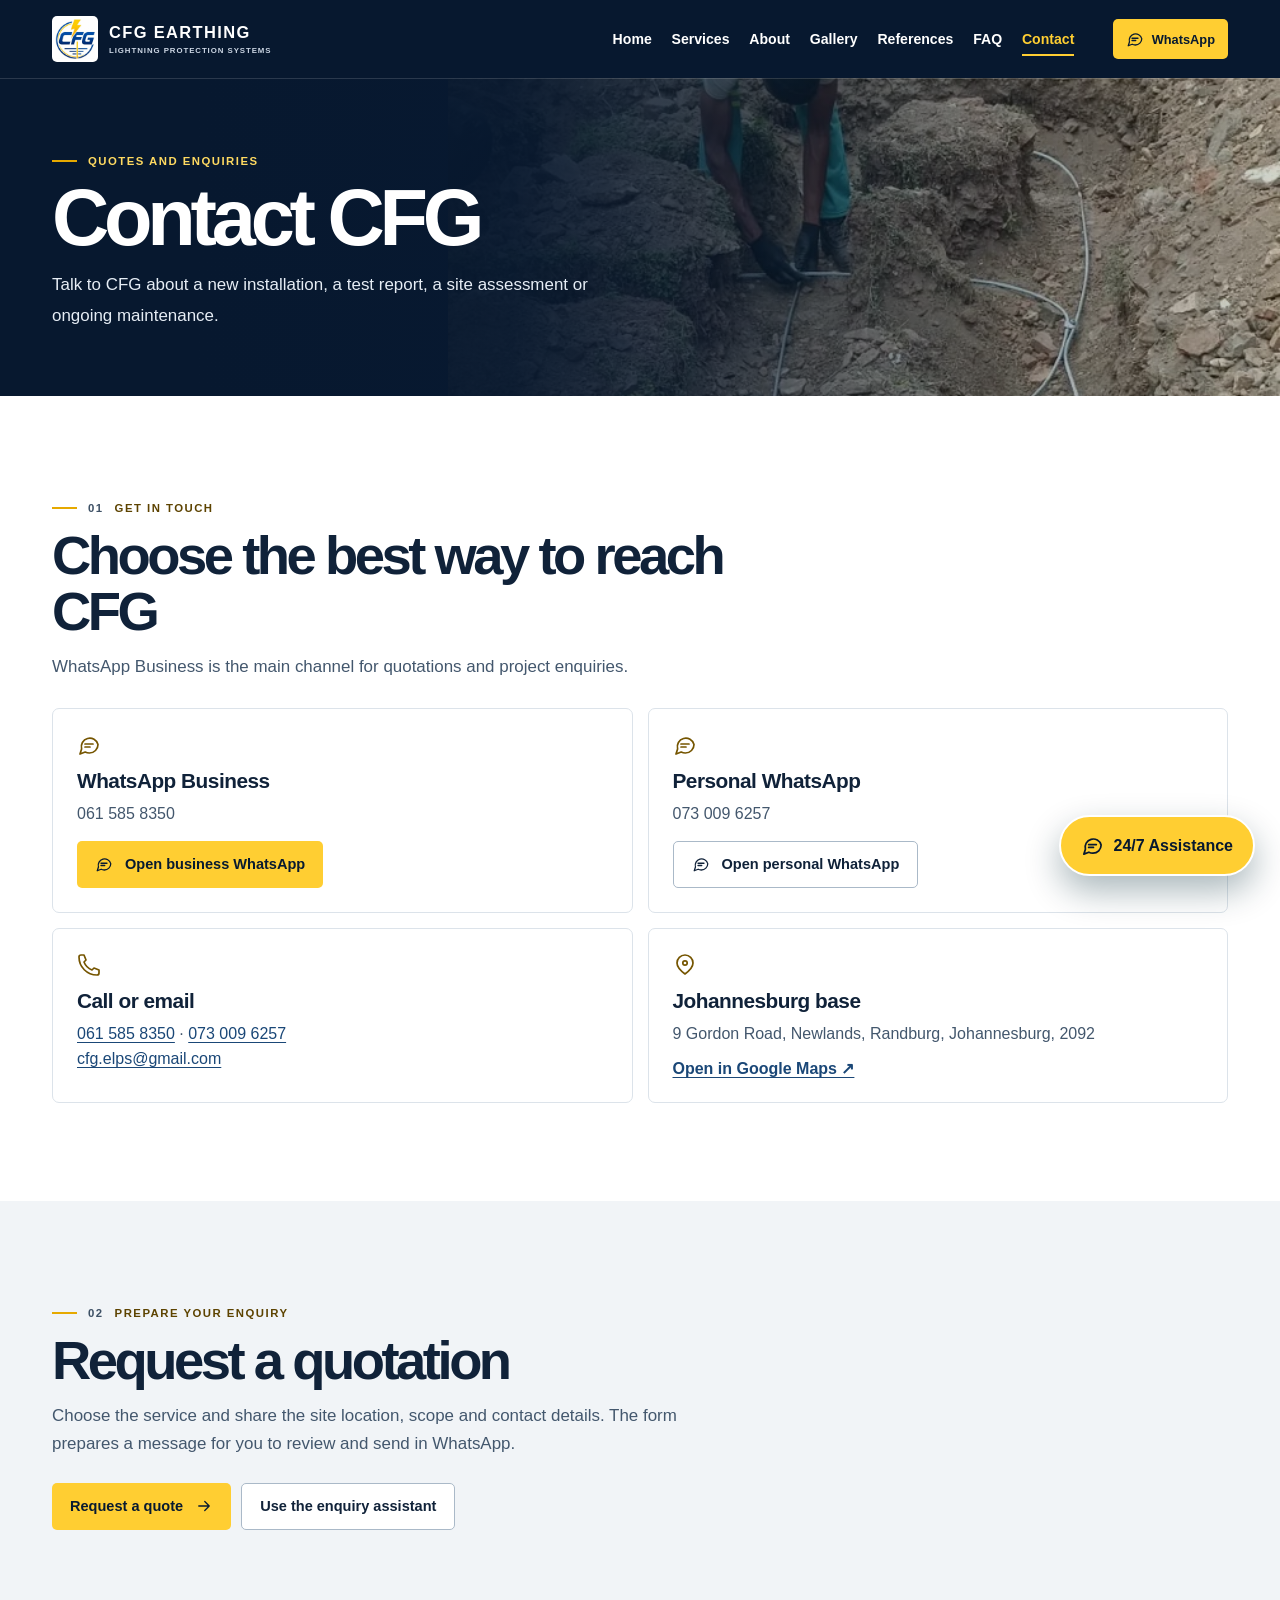
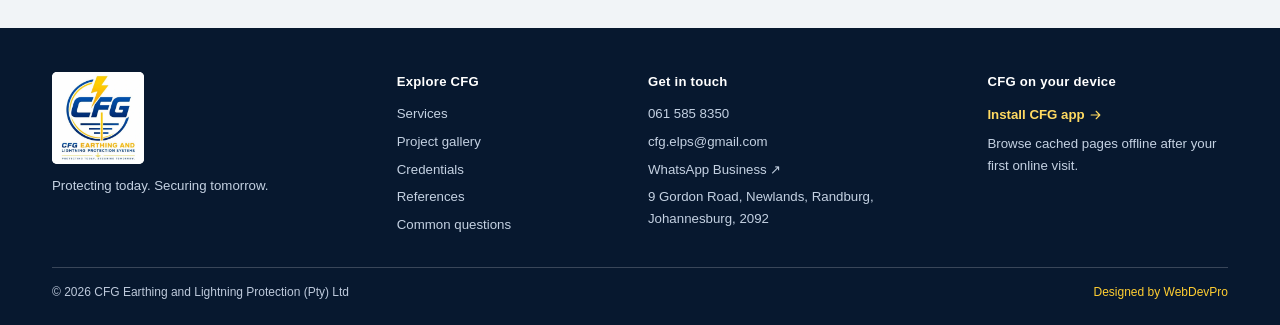
<file: contact.html>
<!doctype html>
<html lang="en-ZA">
<head>
<meta charset="utf-8">
<meta name="viewport" content="width=device-width,initial-scale=1,viewport-fit=cover">
<title>Contact CFG &amp; Request a Quote | CFG</title>
<meta name="description" content="Contact CFG in Johannesburg, open WhatsApp Business or request an earthing or lightning protection quotation.">
<meta name="theme-color" content="#07182f">
<link rel="canonical" href="https://cfgearthing.vercel.app/contact.html">
<meta property="og:type" content="website">
<meta property="og:title" content="Contact CFG &amp; Request a Quote | CFG">
<meta property="og:description" content="Contact CFG in Johannesburg, open WhatsApp Business or request an earthing or lightning protection quotation.">
<meta property="og:url" content="https://cfgearthing.vercel.app/contact.html">
<meta property="og:image" content="https://cfgearthing.vercel.app/assets/earthing-team.webp">
<meta property="og:locale" content="en_ZA">
<meta name="twitter:card" content="summary_large_image">
<link rel="icon" href="/assets/icon-192.png">
<link rel="apple-touch-icon" href="/assets/icon-180.png">
<link rel="manifest" href="/manifest.webmanifest">
<link rel="stylesheet" href="/styles.css">
<link rel="stylesheet" href="/premium.css">
<link rel="stylesheet" href="/cfg.css">
<script type="application/ld+json">{"@context": "https://schema.org", "@type": "Organization", "name": "CFG Earthing and Lightning Protection Systems", "legalName": "CFG Earthing and Lightning Protection (Pty) Ltd", "url": "https://cfgearthing.vercel.app", "logo": "https://cfgearthing.vercel.app/assets/cfg-logo.webp", "email": "cfg.elps@gmail.com", "telephone": "+27615858350", "areaServed": "South Africa", "address": {"@type": "PostalAddress", "streetAddress": "9 Gordon Road, Newlands", "addressLocality": "Johannesburg", "addressRegion": "Gauteng", "postalCode": "2092", "addressCountry": "ZA"}}</script>
<script defer src="/site-config.js"></script>
<script defer src="/script.js"></script>
<script defer src="/premium.js"></script>
<script defer src="/chatbot.js"></script>
<script defer src="/pwa.js"></script>
</head>
<body class="page-contact">
<a href="#main" class="skip-link">Skip to content</a>
<header class="header cfg-header"><div class="wrap header-grid"><a class="brand" href="/" aria-label="CFG home"><img src="/assets/cfg-mark.webp" width="46" height="46" alt=""><span><strong>CFG EARTHING</strong><small>LIGHTNING PROTECTION SYSTEMS</small></span></a><button id="menuBtn" class="menu-btn" type="button" aria-label="Toggle navigation" aria-expanded="false" aria-controls="primaryNav"><svg viewBox="0 0 24 24" width="24" height="24" fill="none" stroke="currentColor" stroke-width="1.7" stroke-linecap="round" stroke-linejoin="round" aria-hidden="true"><path d="M4 6h16M4 12h16M4 18h16"/></svg></button><nav id="primaryNav" aria-label="Primary navigation"><a href="/">Home</a><a href="/services.html">Services</a><a href="/about.html">About</a><a href="/gallery.html">Gallery</a><a href="/references.html">References</a><a href="/faq.html">FAQ</a><a href="/contact.html" aria-current="page">Contact</a></nav><a class="btn header-wa" href="https://wa.me/27615858350" target="_blank" rel="noopener noreferrer"><svg viewBox="0 0 24 24" width="24" height="24" fill="none" stroke="currentColor" stroke-width="1.7" stroke-linecap="round" stroke-linejoin="round" aria-hidden="true"><path d="M21 11.5a8.5 8.5 0 0 1-8.5 8.5 9 9 0 0 1-4.3-1L3 21l1.6-5A8.5 8.5 0 1 1 21 11.5Z"/><path d="M8 11h8m-8 3h5"/></svg>WhatsApp</a></div><div id="scrollProgress" class="scroll-progress" aria-hidden="true"></div></header>
<main id="main"><section class="inner-hero earthing-team"><div class="inner-photo"><img src="/assets/earthing-team.webp" alt="" class="" decoding="async" fetchpriority="high"></div><div class="wrap inner-copy"><span class="kicker rule">Quotes and enquiries</span><h1><span class="typewriter">Contact CFG</span></h1><p class="word-reveal">Talk to CFG about a new installation, a test report, a site assessment or ongoing maintenance.</p></div></section><section class="block "><div class="wrap"><div class="section-intro reveal slide-up"><span class="kicker rule"><span>01</span> Get in touch</span><h2>Choose the best way to reach CFG</h2><p>WhatsApp Business is the main channel for quotations and project enquiries.</p></div><div class="contact-grid"><article class="contact-card reveal slide-up"><svg viewBox="0 0 24 24" width="24" height="24" fill="none" stroke="currentColor" stroke-width="1.7" stroke-linecap="round" stroke-linejoin="round" aria-hidden="true"><path d="M21 11.5a8.5 8.5 0 0 1-8.5 8.5 9 9 0 0 1-4.3-1L3 21l1.6-5A8.5 8.5 0 1 1 21 11.5Z"/><path d="M8 11h8m-8 3h5"/></svg><h3>WhatsApp Business</h3><p>061 585 8350</p><a class="btn " href="https://wa.me/27615858350" target="_blank" rel="noopener noreferrer"><svg viewBox="0 0 24 24" width="24" height="24" fill="none" stroke="currentColor" stroke-width="1.7" stroke-linecap="round" stroke-linejoin="round" aria-hidden="true"><path d="M21 11.5a8.5 8.5 0 0 1-8.5 8.5 9 9 0 0 1-4.3-1L3 21l1.6-5A8.5 8.5 0 1 1 21 11.5Z"/><path d="M8 11h8m-8 3h5"/></svg>Open business WhatsApp</a></article><article class="contact-card reveal slide-up"><svg viewBox="0 0 24 24" width="24" height="24" fill="none" stroke="currentColor" stroke-width="1.7" stroke-linecap="round" stroke-linejoin="round" aria-hidden="true"><path d="M21 11.5a8.5 8.5 0 0 1-8.5 8.5 9 9 0 0 1-4.3-1L3 21l1.6-5A8.5 8.5 0 1 1 21 11.5Z"/><path d="M8 11h8m-8 3h5"/></svg><h3>Personal WhatsApp</h3><p>073 009 6257</p><a class="btn btn-secondary" href="https://wa.me/27730096257" target="_blank" rel="noopener noreferrer"><svg viewBox="0 0 24 24" width="24" height="24" fill="none" stroke="currentColor" stroke-width="1.7" stroke-linecap="round" stroke-linejoin="round" aria-hidden="true"><path d="M21 11.5a8.5 8.5 0 0 1-8.5 8.5 9 9 0 0 1-4.3-1L3 21l1.6-5A8.5 8.5 0 1 1 21 11.5Z"/><path d="M8 11h8m-8 3h5"/></svg>Open personal WhatsApp</a></article><article class="contact-card reveal slide-up"><svg viewBox="0 0 24 24" width="24" height="24" fill="none" stroke="currentColor" stroke-width="1.7" stroke-linecap="round" stroke-linejoin="round" aria-hidden="true"><path d="M22 17v3a2 2 0 0 1-2 2A18 18 0 0 1 2 4a2 2 0 0 1 2-2h3l2 5-2 2a14 14 0 0 0 8 8l2-2 5 2Z"/></svg><h3>Call or email</h3><p><a href="tel:+27615858350">061 585 8350</a> · <a href="tel:+27730096257">073 009 6257</a><br><a href="mailto:cfg.elps@gmail.com">cfg.elps@gmail.com</a></p></article><article class="contact-card reveal slide-up"><svg viewBox="0 0 24 24" width="24" height="24" fill="none" stroke="currentColor" stroke-width="1.7" stroke-linecap="round" stroke-linejoin="round" aria-hidden="true"><path d="M20 10c0 5-8 11-8 11S4 15 4 10a8 8 0 1 1 16 0Z"/><circle cx="12" cy="10" r="2.2"/></svg><h3>Johannesburg base</h3><p>9 Gordon Road, Newlands, Randburg, Johannesburg, 2092</p><a class="inline-link" href="https://www.google.com/maps/search/?api=1&amp;query=9+Gordon+Road+Newlands+Johannesburg+2092" target="_blank" rel="noopener noreferrer">Open in Google Maps ↗</a></article></div></div></section><section class="block tinted"><div class="wrap"><div class="section-intro reveal slide-up"><span class="kicker rule"><span>02</span> Prepare your enquiry</span><h2>Request a quotation</h2><p>Choose the service and share the site location, scope and contact details. The form prepares a message for you to review and send in WhatsApp.</p></div><div class="section-actions"><button class="btn " type="button" data-open-quote>Request a quote<svg viewBox="0 0 24 24" width="24" height="24" fill="none" stroke="currentColor" stroke-width="1.7" stroke-linecap="round" stroke-linejoin="round" aria-hidden="true"><path d="M5 12h14m-6-6 6 6-6 6"/></svg></button><button class="btn btn-secondary" type="button" data-open-chat>Use the enquiry assistant</button></div></div></section></main>
<footer class="site-footer"><div class="wrap footer-grid"><div class="footer-brand"><img src="/assets/cfg-logo.webp" alt="CFG Earthing and Lightning Protection Systems" class="" decoding="async" loading="lazy"><p>Protecting today. Securing tomorrow.</p></div><div><h2>Explore CFG</h2><a href="/services.html">Services</a><a href="/gallery.html">Project gallery</a><a href="/about.html#credentials">Credentials</a><a href="/references.html">References</a><a href="/faq.html">Common questions</a></div><div><h2>Get in touch</h2><a href="tel:+27615858350">061 585 8350</a><a href="mailto:cfg.elps@gmail.com">cfg.elps@gmail.com</a><a href="https://wa.me/27615858350" target="_blank" rel="noopener noreferrer">WhatsApp Business ↗</a><p>9 Gordon Road, Newlands, Randburg, Johannesburg, 2092</p></div><div><h2>CFG on your device</h2><button type="button" class="footer-install" data-install>Install CFG app <svg viewBox="0 0 24 24" width="24" height="24" fill="none" stroke="currentColor" stroke-width="1.7" stroke-linecap="round" stroke-linejoin="round" aria-hidden="true"><path d="M5 12h14m-6-6 6 6-6 6"/></svg></button><p>Browse cached pages offline after your first online visit.</p></div></div><div class="wrap footer-bottom"><span>© <span id="year">2026</span> CFG Earthing and Lightning Protection (Pty) Ltd</span><a href="https://webdevpro.co.za/" target="_blank" rel="noopener noreferrer">Designed by WebDevPro</a></div></footer>
<nav class="mobile-bottom mobile-bottom-pro" aria-label="Mobile quick navigation">
    <a class="mobile-nav-item" href="/"><span class="mobile-nav-icon-wrap"><svg class="mobile-nav-icon" viewBox="0 0 24 24" fill="none" stroke="currentColor" stroke-width="1.8" stroke-linecap="round" stroke-linejoin="round" aria-hidden="true" focusable="false"><path d="m3 10 9-7 9 7"/><path d="M5 9v11a1 1 0 0 0 1 1h12a1 1 0 0 0 1-1V9"/><path d="M9 21v-7h6v7"/></svg></span><span class="mobile-nav-label">Home</span></a>
    <a class="mobile-nav-item" href="/services.html"><span class="mobile-nav-icon-wrap"><svg class="mobile-nav-icon" viewBox="0 0 24 24" fill="none" stroke="currentColor" stroke-width="1.8" stroke-linecap="round" stroke-linejoin="round" aria-hidden="true" focusable="false"><rect x="3" y="3" width="7" height="7" rx="1.6"/><rect x="14" y="3" width="7" height="7" rx="1.6"/><rect x="3" y="14" width="7" height="7" rx="1.6"/><path d="M17.5 14v7m-3.5-3.5h7"/></svg></span><span class="mobile-nav-label">Services</span></a>
    <button class="mobile-nav-item mobile-nav-chat" type="button" data-open-chat aria-controls="chatPanel" aria-label="Open 24/7 assistance"><span class="mobile-nav-icon-wrap mobile-nav-chat-icon"><svg class="mobile-nav-icon" viewBox="0 0 24 24" fill="none" stroke="currentColor" stroke-width="1.8" stroke-linecap="round" stroke-linejoin="round" aria-hidden="true" focusable="false"><path d="M20.5 11.6a8.4 8.4 0 0 1-8.6 8.3 9.5 9.5 0 0 1-4.2-.9L3 21l1.7-4.7A8.4 8.4 0 1 1 20.5 11.6Z"/><path d="M8.1 10.2h7.8M8.1 13.8h5.2"/></svg><span class="mobile-nav-live" aria-hidden="true"></span></span><span class="mobile-nav-label">Chat</span></button>
    <a class="mobile-nav-item" href="/contact.html" aria-current="page"><span class="mobile-nav-icon-wrap"><svg class="mobile-nav-icon" viewBox="0 0 24 24" fill="none" stroke="currentColor" stroke-width="1.8" stroke-linecap="round" stroke-linejoin="round" aria-hidden="true" focusable="false"><rect x="3" y="5" width="18" height="14" rx="2.6"/><path d="m4 7 8 6 8-6"/></svg></span><span class="mobile-nav-label">Contact</span></a>
    <button class="mobile-nav-item" id="installHelp" type="button" aria-label="Install this website as an app"><span class="mobile-nav-icon-wrap"><svg class="mobile-nav-icon" viewBox="0 0 24 24" fill="none" stroke="currentColor" stroke-width="1.8" stroke-linecap="round" stroke-linejoin="round" aria-hidden="true" focusable="false"><rect x="6.5" y="2.5" width="11" height="19" rx="2.3"/><path d="M12 7v7m-3-3 3 3 3-3"/><path d="M10 18h4"/></svg></span><span class="mobile-nav-label">Install</span></button>
  </nav>
<dialog id="installDialog" aria-labelledby="installTitle"><img src="/assets/cfg-mark.webp" alt="" width="62" height="62"><h2 id="installTitle">Install the CFG app</h2><p>Keep CFG’s services, project gallery and contact details close at hand.</p><p id="installStatus" role="status"></p><button id="installNow" type="button" hidden>Install app</button><button id="closeDialog" type="button">Close</button></dialog>
<button id="chatLauncher" class="chat-launcher" type="button" aria-controls="chatPanel" aria-expanded="false" aria-haspopup="dialog" aria-label="Open 24/7 enquiry assistant">
    <svg viewBox="0 0 24 24" width="27" height="27" fill="none" stroke="currentColor" stroke-width="1.8" stroke-linecap="round" stroke-linejoin="round" aria-hidden="true"><path d="M21 11.5a8.5 8.5 0 0 1-8.5 8.5 9 9 0 0 1-4.3-1L3 21l1.6-5A8.5 8.5 0 1 1 21 11.5Z"/><path d="M8 11h8M8 14h5"/></svg>
    <span class="chat-launcher-label">24/7 Assistance</span>
  </button>
  <section id="chatPanel" class="chat-panel" role="dialog" aria-modal="false" aria-label="24/7 automated enquiry assistant" hidden>
    <div class="chat-top"><div class="chat-avatar" aria-hidden="true"><img src="/assets/cfg-mark.webp" alt="" class="" decoding="async" loading="lazy"></div><div class="chat-heading"><strong id="chatCompany">CFG Earthing</strong><span><i class="online-dot" aria-hidden="true"></i> 24/7 automated assistance</span></div><button id="chatClose" class="chat-close" type="button" aria-label="Close enquiry assistant">×</button></div>
    <div class="chat-progress" id="chatProgress" aria-live="polite">Welcome</div>
    <div id="chatTranscript" class="chat-transcript" aria-live="polite" aria-relevant="additions text"></div>
    <div class="chat-compose"><div id="chatControls"></div><p id="chatStatus" class="chat-status" role="status" hidden></p><p class="chat-footnote">We prepare your message; you confirm sending it in WhatsApp.</p></div>
  </section>
</body></html>
</file>
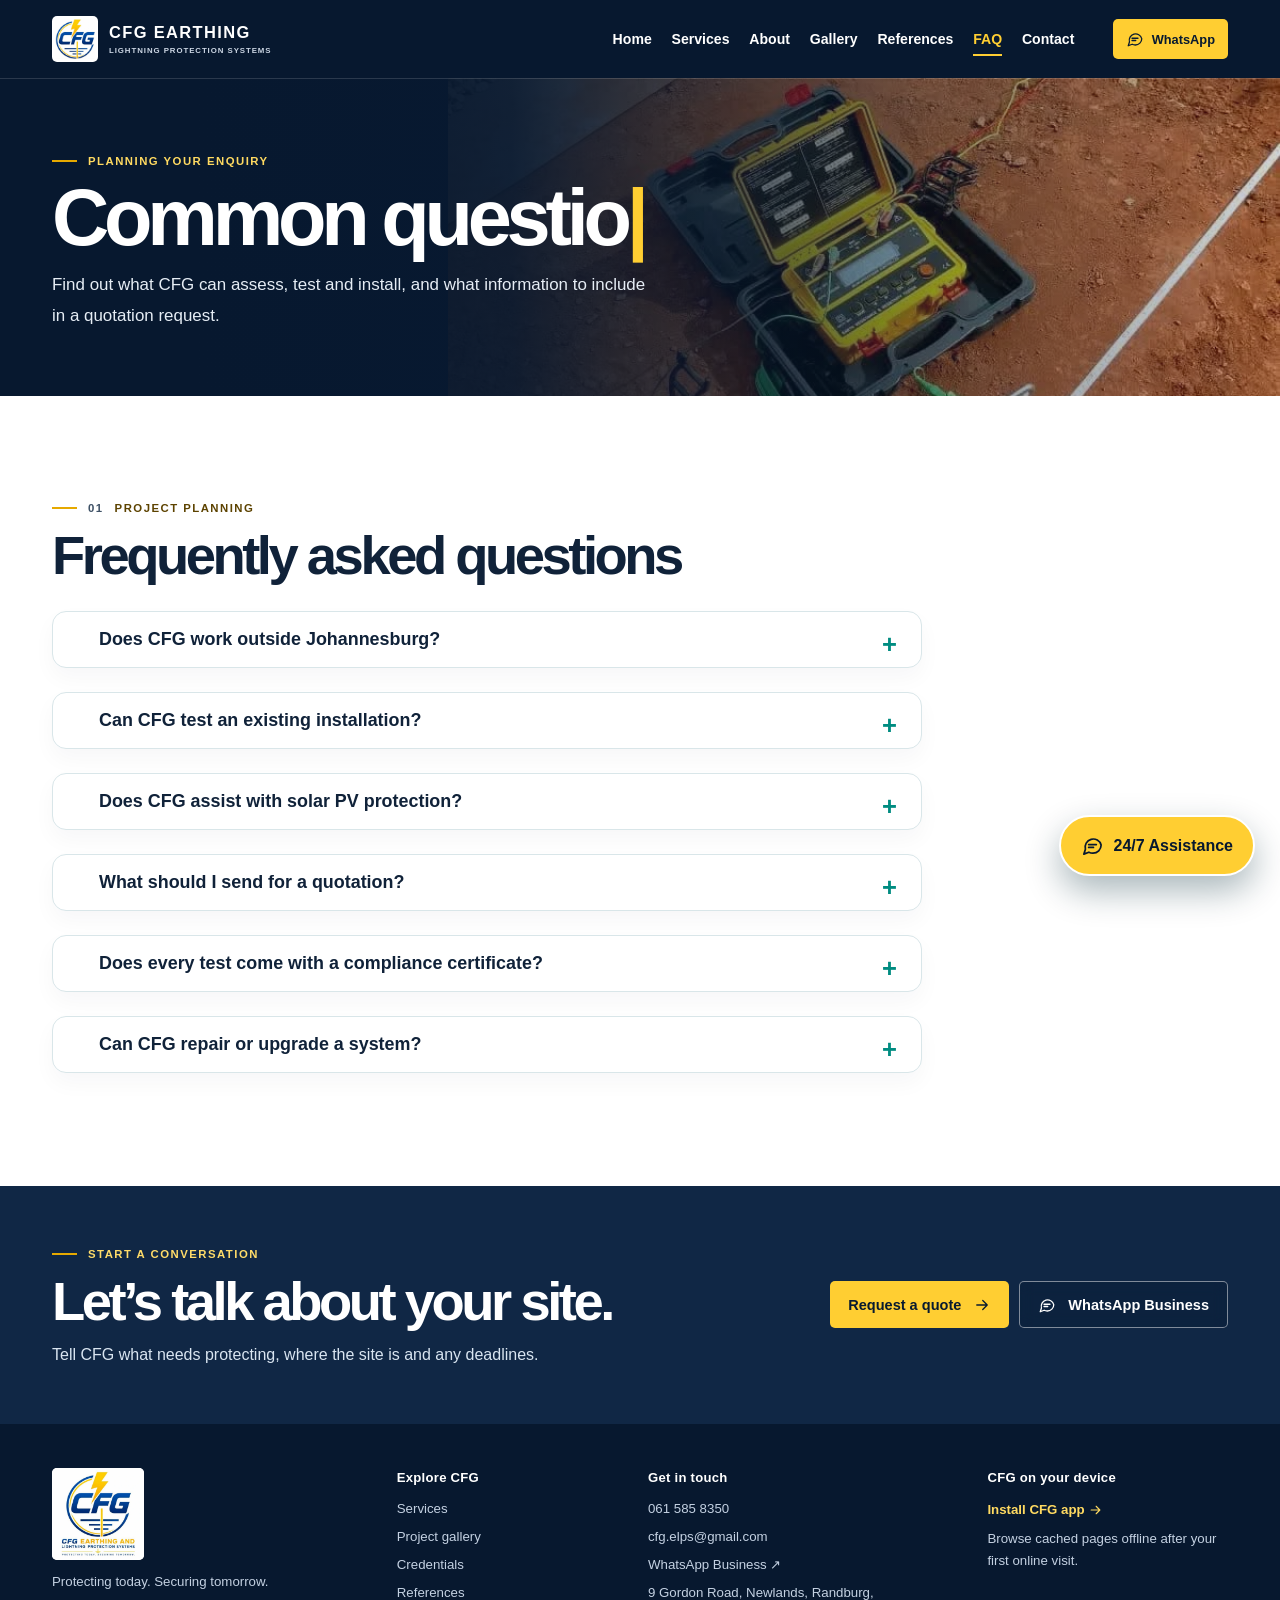
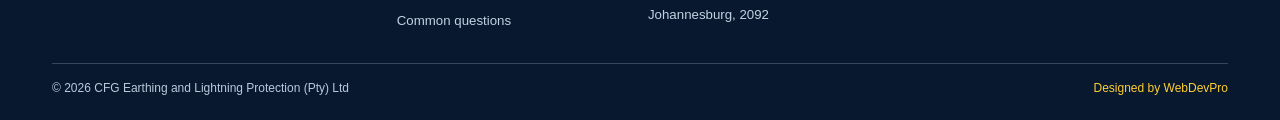
<file: faq.html>
<!doctype html>
<html lang="en-ZA">
<head>
<meta charset="utf-8">
<meta name="viewport" content="width=device-width,initial-scale=1,viewport-fit=cover">
<title>Frequently Asked Questions | CFG</title>
<meta name="description" content="Answers about earthing, lightning testing, site assessments and requesting a CFG quotation.">
<meta name="theme-color" content="#07182f">
<link rel="canonical" href="https://cfgearthing.vercel.app/faq.html">
<meta property="og:type" content="website">
<meta property="og:title" content="Frequently Asked Questions | CFG">
<meta property="og:description" content="Answers about earthing, lightning testing, site assessments and requesting a CFG quotation.">
<meta property="og:url" content="https://cfgearthing.vercel.app/faq.html">
<meta property="og:image" content="https://cfgearthing.vercel.app/assets/resistance-meter.webp">
<meta property="og:locale" content="en_ZA">
<meta name="twitter:card" content="summary_large_image">
<link rel="icon" href="/assets/icon-192.png">
<link rel="apple-touch-icon" href="/assets/icon-180.png">
<link rel="manifest" href="/manifest.webmanifest">
<link rel="stylesheet" href="/styles.css">
<link rel="stylesheet" href="/premium.css">
<link rel="stylesheet" href="/cfg.css">
<script type="application/ld+json">{"@context": "https://schema.org", "@type": "Organization", "name": "CFG Earthing and Lightning Protection Systems", "legalName": "CFG Earthing and Lightning Protection (Pty) Ltd", "url": "https://cfgearthing.vercel.app", "logo": "https://cfgearthing.vercel.app/assets/cfg-logo.webp", "email": "cfg.elps@gmail.com", "telephone": "+27615858350", "areaServed": "South Africa", "address": {"@type": "PostalAddress", "streetAddress": "9 Gordon Road, Newlands", "addressLocality": "Johannesburg", "addressRegion": "Gauteng", "postalCode": "2092", "addressCountry": "ZA"}}</script>
<script defer src="/site-config.js"></script>
<script defer src="/script.js"></script>
<script defer src="/premium.js"></script>
<script defer src="/chatbot.js"></script>
<script defer src="/pwa.js"></script>
</head>
<body class="page-faq">
<a href="#main" class="skip-link">Skip to content</a>
<header class="header cfg-header"><div class="wrap header-grid"><a class="brand" href="/" aria-label="CFG home"><img src="/assets/cfg-mark.webp" width="46" height="46" alt=""><span><strong>CFG EARTHING</strong><small>LIGHTNING PROTECTION SYSTEMS</small></span></a><button id="menuBtn" class="menu-btn" type="button" aria-label="Toggle navigation" aria-expanded="false" aria-controls="primaryNav"><svg viewBox="0 0 24 24" width="24" height="24" fill="none" stroke="currentColor" stroke-width="1.7" stroke-linecap="round" stroke-linejoin="round" aria-hidden="true"><path d="M4 6h16M4 12h16M4 18h16"/></svg></button><nav id="primaryNav" aria-label="Primary navigation"><a href="/">Home</a><a href="/services.html">Services</a><a href="/about.html">About</a><a href="/gallery.html">Gallery</a><a href="/references.html">References</a><a href="/faq.html" aria-current="page">FAQ</a><a href="/contact.html">Contact</a></nav><a class="btn header-wa" href="https://wa.me/27615858350" target="_blank" rel="noopener noreferrer"><svg viewBox="0 0 24 24" width="24" height="24" fill="none" stroke="currentColor" stroke-width="1.7" stroke-linecap="round" stroke-linejoin="round" aria-hidden="true"><path d="M21 11.5a8.5 8.5 0 0 1-8.5 8.5 9 9 0 0 1-4.3-1L3 21l1.6-5A8.5 8.5 0 1 1 21 11.5Z"/><path d="M8 11h8m-8 3h5"/></svg>WhatsApp</a></div><div id="scrollProgress" class="scroll-progress" aria-hidden="true"></div></header>
<main id="main"><section class="inner-hero resistance-meter"><div class="inner-photo"><img src="/assets/resistance-meter.webp" alt="" class="" decoding="async" fetchpriority="high"></div><div class="wrap inner-copy"><span class="kicker rule">Planning your enquiry</span><h1><span class="typewriter">Common questions</span></h1><p class="word-reveal">Find out what CFG can assess, test and install, and what information to include in a quotation request.</p></div></section><section class="block "><div class="wrap"><div class="section-intro reveal slide-up"><span class="kicker rule"><span>01</span> Project planning</span><h2>Frequently asked questions</h2></div><div class="faq-list"><details class="faq-item reveal slide-up"><summary>Does CFG work outside Johannesburg?</summary><p>Yes. CFG is based in Newlands, Johannesburg and serves projects across South Africa. Share the site location so the team can confirm scheduling and scope.</p></details><details class="faq-item reveal slide-up"><summary>Can CFG test an existing installation?</summary><p>Yes. The scope can include lightning protection and down conductor inspections, earth resistance measurements, electrical continuity testing, system verification and documented results.</p></details><details class="faq-item reveal slide-up"><summary>Does CFG assist with solar PV protection?</summary><p>Yes. CFG offers earthing and lightning protection for ground-mounted and rooftop solar PV sites. The solution depends on the site, installation and applicable project requirements.</p></details><details class="faq-item reveal slide-up"><summary>What should I send for a quotation?</summary><p>Start with the project town or area, the type of site, the service you need and any deadline. Drawings, previous test reports or photos can help the team scope the work.</p></details><details class="faq-item reveal slide-up"><summary>Does every test come with a compliance certificate?</summary><p>CFG can provide testing records and technical reports. Certification depends on the agreed scope, inspection or test results, and applicable project requirements.</p></details><details class="faq-item reveal slide-up"><summary>Can CFG repair or upgrade a system?</summary><p>Yes. CFG offers preventative maintenance, repairs, component replacement, fault finding and upgrades for earthing and lightning protection systems.</p></details></div></div></section><section class="cta"><div class="wrap cta-layout"><div><span class="kicker rule">Start a conversation</span><h2>Let’s talk about your site.</h2><p>Tell CFG what needs protecting, where the site is and any deadlines.</p></div><div class="cta-actions"><button class="btn " type="button" data-open-quote>Request a quote<svg viewBox="0 0 24 24" width="24" height="24" fill="none" stroke="currentColor" stroke-width="1.7" stroke-linecap="round" stroke-linejoin="round" aria-hidden="true"><path d="M5 12h14m-6-6 6 6-6 6"/></svg></button><a class="btn btn-outline" href="https://wa.me/27615858350" target="_blank" rel="noopener noreferrer"><svg viewBox="0 0 24 24" width="24" height="24" fill="none" stroke="currentColor" stroke-width="1.7" stroke-linecap="round" stroke-linejoin="round" aria-hidden="true"><path d="M21 11.5a8.5 8.5 0 0 1-8.5 8.5 9 9 0 0 1-4.3-1L3 21l1.6-5A8.5 8.5 0 1 1 21 11.5Z"/><path d="M8 11h8m-8 3h5"/></svg>WhatsApp Business</a></div></div></section></main>
<footer class="site-footer"><div class="wrap footer-grid"><div class="footer-brand"><img src="/assets/cfg-logo.webp" alt="CFG Earthing and Lightning Protection Systems" class="" decoding="async" loading="lazy"><p>Protecting today. Securing tomorrow.</p></div><div><h2>Explore CFG</h2><a href="/services.html">Services</a><a href="/gallery.html">Project gallery</a><a href="/about.html#credentials">Credentials</a><a href="/references.html">References</a><a href="/faq.html">Common questions</a></div><div><h2>Get in touch</h2><a href="tel:+27615858350">061 585 8350</a><a href="mailto:cfg.elps@gmail.com">cfg.elps@gmail.com</a><a href="https://wa.me/27615858350" target="_blank" rel="noopener noreferrer">WhatsApp Business ↗</a><p>9 Gordon Road, Newlands, Randburg, Johannesburg, 2092</p></div><div><h2>CFG on your device</h2><button type="button" class="footer-install" data-install>Install CFG app <svg viewBox="0 0 24 24" width="24" height="24" fill="none" stroke="currentColor" stroke-width="1.7" stroke-linecap="round" stroke-linejoin="round" aria-hidden="true"><path d="M5 12h14m-6-6 6 6-6 6"/></svg></button><p>Browse cached pages offline after your first online visit.</p></div></div><div class="wrap footer-bottom"><span>© <span id="year">2026</span> CFG Earthing and Lightning Protection (Pty) Ltd</span><a href="https://webdevpro.co.za/" target="_blank" rel="noopener noreferrer">Designed by WebDevPro</a></div></footer>
<nav class="mobile-bottom mobile-bottom-pro" aria-label="Mobile quick navigation">
    <a class="mobile-nav-item" href="/"><span class="mobile-nav-icon-wrap"><svg class="mobile-nav-icon" viewBox="0 0 24 24" fill="none" stroke="currentColor" stroke-width="1.8" stroke-linecap="round" stroke-linejoin="round" aria-hidden="true" focusable="false"><path d="m3 10 9-7 9 7"/><path d="M5 9v11a1 1 0 0 0 1 1h12a1 1 0 0 0 1-1V9"/><path d="M9 21v-7h6v7"/></svg></span><span class="mobile-nav-label">Home</span></a>
    <a class="mobile-nav-item" href="/services.html"><span class="mobile-nav-icon-wrap"><svg class="mobile-nav-icon" viewBox="0 0 24 24" fill="none" stroke="currentColor" stroke-width="1.8" stroke-linecap="round" stroke-linejoin="round" aria-hidden="true" focusable="false"><rect x="3" y="3" width="7" height="7" rx="1.6"/><rect x="14" y="3" width="7" height="7" rx="1.6"/><rect x="3" y="14" width="7" height="7" rx="1.6"/><path d="M17.5 14v7m-3.5-3.5h7"/></svg></span><span class="mobile-nav-label">Services</span></a>
    <button class="mobile-nav-item mobile-nav-chat" type="button" data-open-chat aria-controls="chatPanel" aria-label="Open 24/7 assistance"><span class="mobile-nav-icon-wrap mobile-nav-chat-icon"><svg class="mobile-nav-icon" viewBox="0 0 24 24" fill="none" stroke="currentColor" stroke-width="1.8" stroke-linecap="round" stroke-linejoin="round" aria-hidden="true" focusable="false"><path d="M20.5 11.6a8.4 8.4 0 0 1-8.6 8.3 9.5 9.5 0 0 1-4.2-.9L3 21l1.7-4.7A8.4 8.4 0 1 1 20.5 11.6Z"/><path d="M8.1 10.2h7.8M8.1 13.8h5.2"/></svg><span class="mobile-nav-live" aria-hidden="true"></span></span><span class="mobile-nav-label">Chat</span></button>
    <a class="mobile-nav-item" href="/contact.html"><span class="mobile-nav-icon-wrap"><svg class="mobile-nav-icon" viewBox="0 0 24 24" fill="none" stroke="currentColor" stroke-width="1.8" stroke-linecap="round" stroke-linejoin="round" aria-hidden="true" focusable="false"><rect x="3" y="5" width="18" height="14" rx="2.6"/><path d="m4 7 8 6 8-6"/></svg></span><span class="mobile-nav-label">Contact</span></a>
    <button class="mobile-nav-item" id="installHelp" type="button" aria-label="Install this website as an app"><span class="mobile-nav-icon-wrap"><svg class="mobile-nav-icon" viewBox="0 0 24 24" fill="none" stroke="currentColor" stroke-width="1.8" stroke-linecap="round" stroke-linejoin="round" aria-hidden="true" focusable="false"><rect x="6.5" y="2.5" width="11" height="19" rx="2.3"/><path d="M12 7v7m-3-3 3 3 3-3"/><path d="M10 18h4"/></svg></span><span class="mobile-nav-label">Install</span></button>
  </nav>
<dialog id="installDialog" aria-labelledby="installTitle"><img src="/assets/cfg-mark.webp" alt="" width="62" height="62"><h2 id="installTitle">Install the CFG app</h2><p>Keep CFG’s services, project gallery and contact details close at hand.</p><p id="installStatus" role="status"></p><button id="installNow" type="button" hidden>Install app</button><button id="closeDialog" type="button">Close</button></dialog>
<button id="chatLauncher" class="chat-launcher" type="button" aria-controls="chatPanel" aria-expanded="false" aria-haspopup="dialog" aria-label="Open 24/7 enquiry assistant">
    <svg viewBox="0 0 24 24" width="27" height="27" fill="none" stroke="currentColor" stroke-width="1.8" stroke-linecap="round" stroke-linejoin="round" aria-hidden="true"><path d="M21 11.5a8.5 8.5 0 0 1-8.5 8.5 9 9 0 0 1-4.3-1L3 21l1.6-5A8.5 8.5 0 1 1 21 11.5Z"/><path d="M8 11h8M8 14h5"/></svg>
    <span class="chat-launcher-label">24/7 Assistance</span>
  </button>
  <section id="chatPanel" class="chat-panel" role="dialog" aria-modal="false" aria-label="24/7 automated enquiry assistant" hidden>
    <div class="chat-top"><div class="chat-avatar" aria-hidden="true"><img src="/assets/cfg-mark.webp" alt="" class="" decoding="async" loading="lazy"></div><div class="chat-heading"><strong id="chatCompany">CFG Earthing</strong><span><i class="online-dot" aria-hidden="true"></i> 24/7 automated assistance</span></div><button id="chatClose" class="chat-close" type="button" aria-label="Close enquiry assistant">×</button></div>
    <div class="chat-progress" id="chatProgress" aria-live="polite">Welcome</div>
    <div id="chatTranscript" class="chat-transcript" aria-live="polite" aria-relevant="additions text"></div>
    <div class="chat-compose"><div id="chatControls"></div><p id="chatStatus" class="chat-status" role="status" hidden></p><p class="chat-footnote">We prepare your message; you confirm sending it in WhatsApp.</p></div>
  </section>
</body></html>
</file>
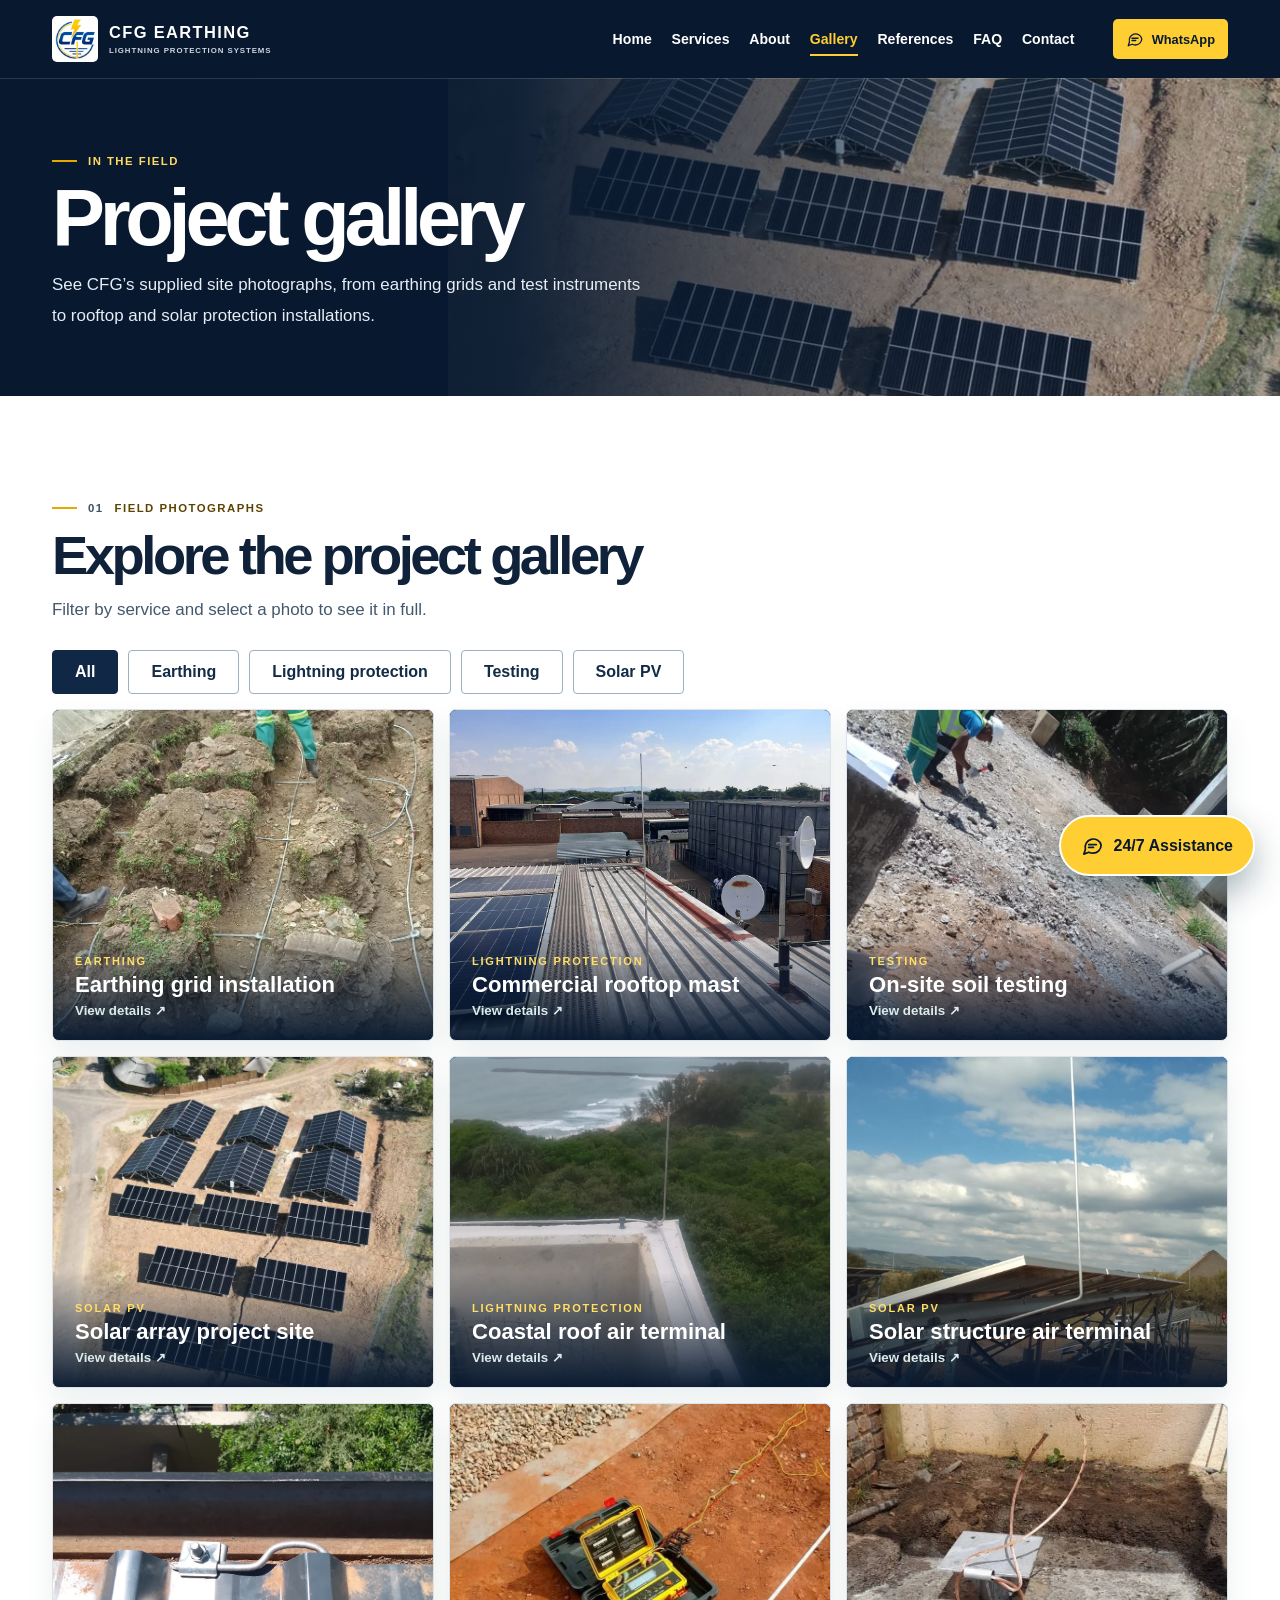
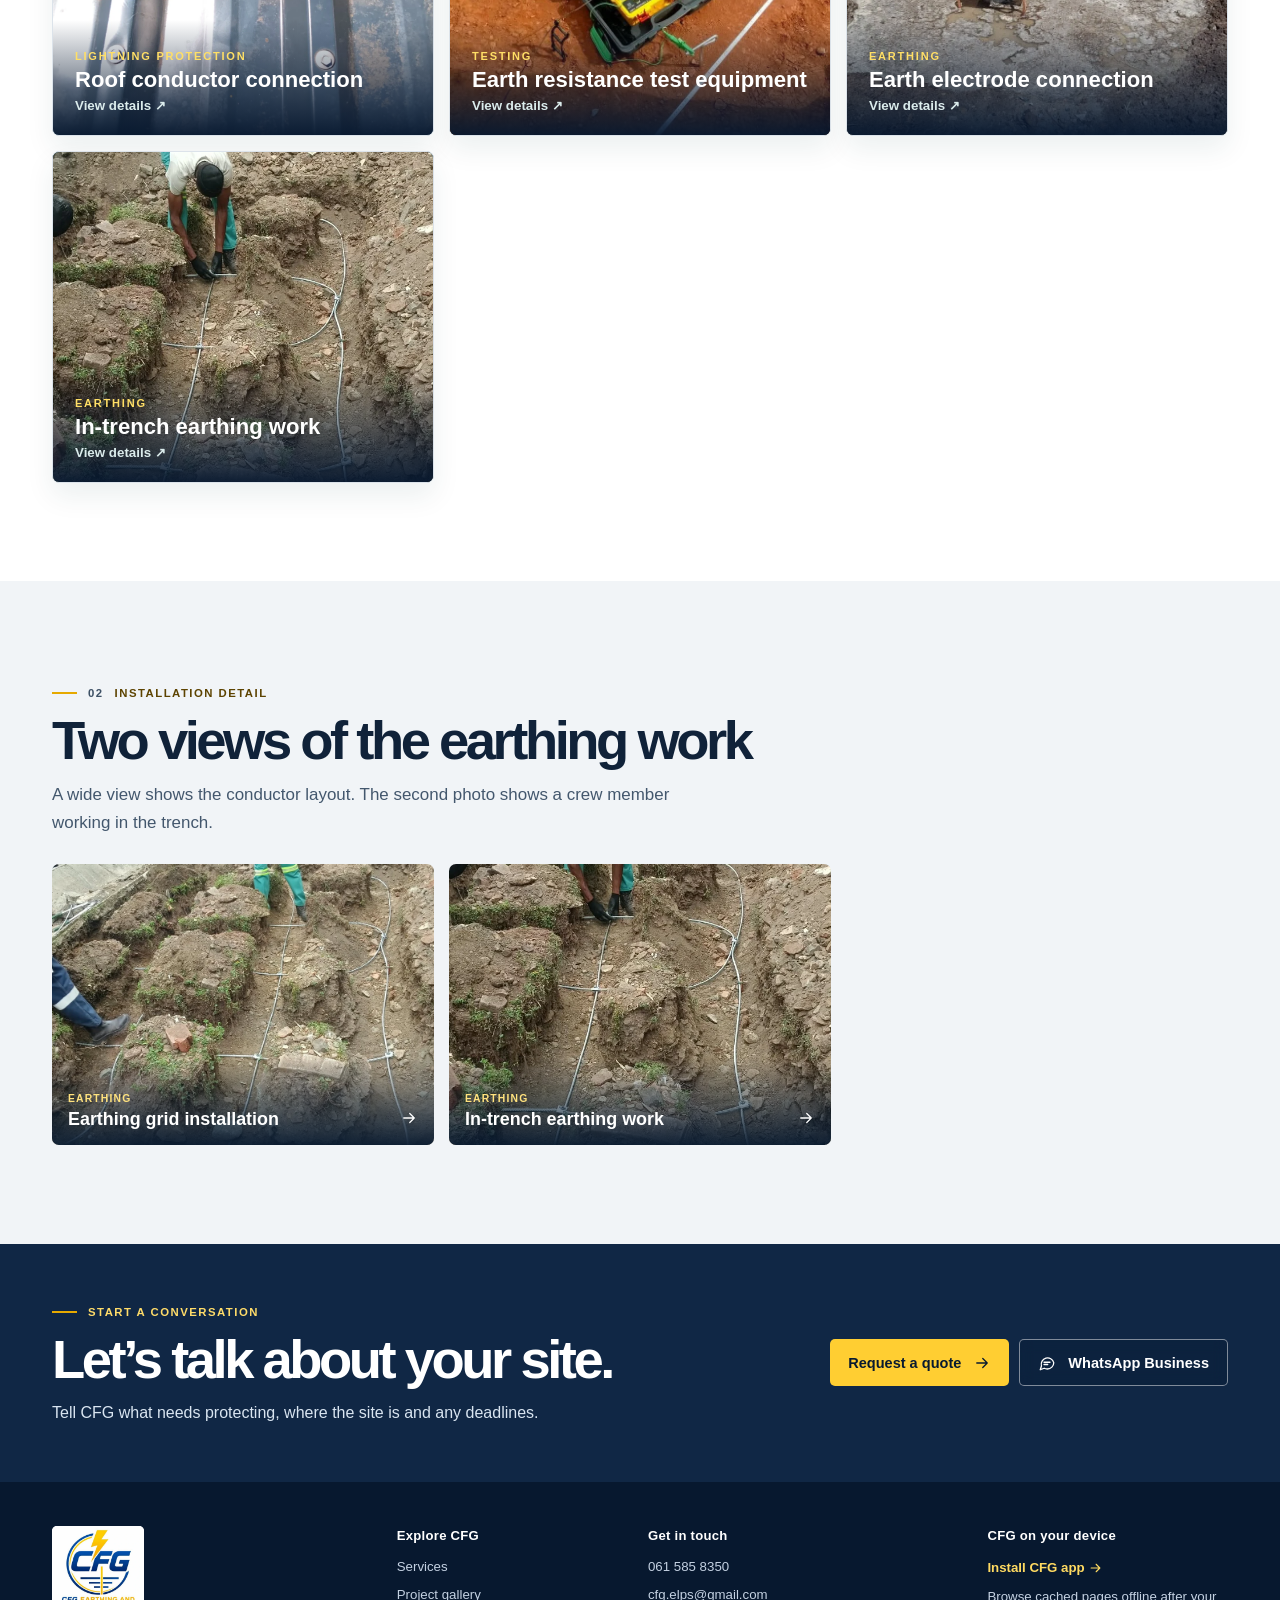
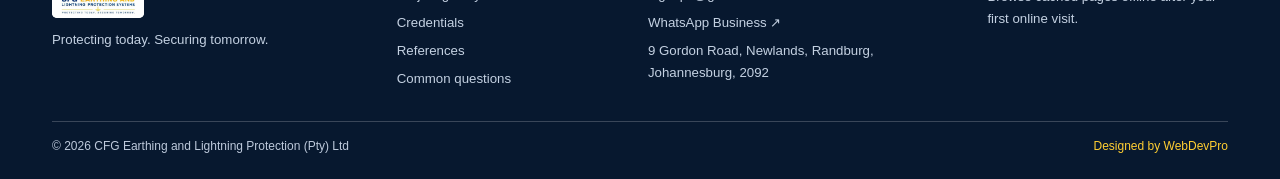
<file: gallery.html>
<!doctype html>
<html lang="en-ZA">
<head>
<meta charset="utf-8">
<meta name="viewport" content="width=device-width,initial-scale=1,viewport-fit=cover">
<title>Project Gallery | CFG</title>
<meta name="description" content="See CFG’s on-site work, including earth grids, lightning protection masts, solar installations and testing equipment.">
<meta name="theme-color" content="#07182f">
<link rel="canonical" href="https://cfgearthing.vercel.app/gallery.html">
<meta property="og:type" content="website">
<meta property="og:title" content="Project Gallery | CFG">
<meta property="og:description" content="See CFG’s on-site work, including earth grids, lightning protection masts, solar installations and testing equipment.">
<meta property="og:url" content="https://cfgearthing.vercel.app/gallery.html">
<meta property="og:image" content="https://cfgearthing.vercel.app/assets/solar-array.webp">
<meta property="og:locale" content="en_ZA">
<meta name="twitter:card" content="summary_large_image">
<link rel="icon" href="/assets/icon-192.png">
<link rel="apple-touch-icon" href="/assets/icon-180.png">
<link rel="manifest" href="/manifest.webmanifest">
<link rel="stylesheet" href="/styles.css">
<link rel="stylesheet" href="/premium.css">
<link rel="stylesheet" href="/cfg.css">
<script type="application/ld+json">{"@context": "https://schema.org", "@type": "Organization", "name": "CFG Earthing and Lightning Protection Systems", "legalName": "CFG Earthing and Lightning Protection (Pty) Ltd", "url": "https://cfgearthing.vercel.app", "logo": "https://cfgearthing.vercel.app/assets/cfg-logo.webp", "email": "cfg.elps@gmail.com", "telephone": "+27615858350", "areaServed": "South Africa", "address": {"@type": "PostalAddress", "streetAddress": "9 Gordon Road, Newlands", "addressLocality": "Johannesburg", "addressRegion": "Gauteng", "postalCode": "2092", "addressCountry": "ZA"}}</script>
<script defer src="/site-config.js"></script>
<script defer src="/script.js"></script>
<script defer src="/premium.js"></script>
<script defer src="/chatbot.js"></script>
<script defer src="/pwa.js"></script>
</head>
<body class="page-gallery">
<a href="#main" class="skip-link">Skip to content</a>
<header class="header cfg-header"><div class="wrap header-grid"><a class="brand" href="/" aria-label="CFG home"><img src="/assets/cfg-mark.webp" width="46" height="46" alt=""><span><strong>CFG EARTHING</strong><small>LIGHTNING PROTECTION SYSTEMS</small></span></a><button id="menuBtn" class="menu-btn" type="button" aria-label="Toggle navigation" aria-expanded="false" aria-controls="primaryNav"><svg viewBox="0 0 24 24" width="24" height="24" fill="none" stroke="currentColor" stroke-width="1.7" stroke-linecap="round" stroke-linejoin="round" aria-hidden="true"><path d="M4 6h16M4 12h16M4 18h16"/></svg></button><nav id="primaryNav" aria-label="Primary navigation"><a href="/">Home</a><a href="/services.html">Services</a><a href="/about.html">About</a><a href="/gallery.html" aria-current="page">Gallery</a><a href="/references.html">References</a><a href="/faq.html">FAQ</a><a href="/contact.html">Contact</a></nav><a class="btn header-wa" href="https://wa.me/27615858350" target="_blank" rel="noopener noreferrer"><svg viewBox="0 0 24 24" width="24" height="24" fill="none" stroke="currentColor" stroke-width="1.7" stroke-linecap="round" stroke-linejoin="round" aria-hidden="true"><path d="M21 11.5a8.5 8.5 0 0 1-8.5 8.5 9 9 0 0 1-4.3-1L3 21l1.6-5A8.5 8.5 0 1 1 21 11.5Z"/><path d="M8 11h8m-8 3h5"/></svg>WhatsApp</a></div><div id="scrollProgress" class="scroll-progress" aria-hidden="true"></div></header>
<main id="main"><section class="inner-hero solar-array"><div class="inner-photo"><img src="/assets/solar-array.webp" alt="" class="" decoding="async" fetchpriority="high"></div><div class="wrap inner-copy"><span class="kicker rule">In the field</span><h1><span class="typewriter">Project gallery</span></h1><p class="word-reveal">See CFG’s supplied site photographs, from earthing grids and test instruments to rooftop and solar protection installations.</p></div></section><section class="block "><div class="wrap"><div class="section-intro reveal slide-up"><span class="kicker rule"><span>01</span> Field photographs</span><h2>Explore the project gallery</h2><p>Filter by service and select a photo to see it in full.</p></div><div id="projectFilters" class="filter-row" aria-label="Filter project photos"></div><div id="projectList" class="project-grid"></div><dialog id="projectDialog" class="project-dialog" aria-labelledby="projectDialogTitle"><button type="button" id="projectDialogClose" class="dialog-close" aria-label="Close project photo">×</button><img id="projectFullImage" alt=""><div class="project-dialog-content"><h2 id="projectDialogTitle"></h2><p id="projectDialogDescription"></p><div class="project-dialog-nav"><button type="button" id="projectPrev">← Previous</button><button type="button" id="projectNext">Next →</button></div></div></dialog></div></section><section class="block tinted"><div class="wrap"><div class="section-intro reveal slide-up"><span class="kicker rule"><span>02</span> Installation detail</span><h2>Two views of the earthing work</h2><p>A wide view shows the conductor layout. The second photo shows a crew member working in the trench.</p></div><div class="photo-grid"><a class="tile reveal slide-up" href="#projectFilters"><img src="/assets/earthing-grid.webp" alt="Earthing grid installation" class="" decoding="async" loading="lazy"><span class="tile-info"><span><small>Earthing</small><strong>Earthing grid installation</strong></span><svg viewBox="0 0 24 24" width="24" height="24" fill="none" stroke="currentColor" stroke-width="1.7" stroke-linecap="round" stroke-linejoin="round" aria-hidden="true"><path d="M5 12h14m-6-6 6 6-6 6"/></svg></span></a><a class="tile reveal slide-up" href="#projectFilters"><img src="/assets/earthing-team.webp" alt="In-trench earthing work" class="" decoding="async" loading="lazy"><span class="tile-info"><span><small>Earthing</small><strong>In-trench earthing work</strong></span><svg viewBox="0 0 24 24" width="24" height="24" fill="none" stroke="currentColor" stroke-width="1.7" stroke-linecap="round" stroke-linejoin="round" aria-hidden="true"><path d="M5 12h14m-6-6 6 6-6 6"/></svg></span></a></div></div></section><section class="cta"><div class="wrap cta-layout"><div><span class="kicker rule">Start a conversation</span><h2>Let’s talk about your site.</h2><p>Tell CFG what needs protecting, where the site is and any deadlines.</p></div><div class="cta-actions"><button class="btn " type="button" data-open-quote>Request a quote<svg viewBox="0 0 24 24" width="24" height="24" fill="none" stroke="currentColor" stroke-width="1.7" stroke-linecap="round" stroke-linejoin="round" aria-hidden="true"><path d="M5 12h14m-6-6 6 6-6 6"/></svg></button><a class="btn btn-outline" href="https://wa.me/27615858350" target="_blank" rel="noopener noreferrer"><svg viewBox="0 0 24 24" width="24" height="24" fill="none" stroke="currentColor" stroke-width="1.7" stroke-linecap="round" stroke-linejoin="round" aria-hidden="true"><path d="M21 11.5a8.5 8.5 0 0 1-8.5 8.5 9 9 0 0 1-4.3-1L3 21l1.6-5A8.5 8.5 0 1 1 21 11.5Z"/><path d="M8 11h8m-8 3h5"/></svg>WhatsApp Business</a></div></div></section></main>
<footer class="site-footer"><div class="wrap footer-grid"><div class="footer-brand"><img src="/assets/cfg-logo.webp" alt="CFG Earthing and Lightning Protection Systems" class="" decoding="async" loading="lazy"><p>Protecting today. Securing tomorrow.</p></div><div><h2>Explore CFG</h2><a href="/services.html">Services</a><a href="/gallery.html">Project gallery</a><a href="/about.html#credentials">Credentials</a><a href="/references.html">References</a><a href="/faq.html">Common questions</a></div><div><h2>Get in touch</h2><a href="tel:+27615858350">061 585 8350</a><a href="mailto:cfg.elps@gmail.com">cfg.elps@gmail.com</a><a href="https://wa.me/27615858350" target="_blank" rel="noopener noreferrer">WhatsApp Business ↗</a><p>9 Gordon Road, Newlands, Randburg, Johannesburg, 2092</p></div><div><h2>CFG on your device</h2><button type="button" class="footer-install" data-install>Install CFG app <svg viewBox="0 0 24 24" width="24" height="24" fill="none" stroke="currentColor" stroke-width="1.7" stroke-linecap="round" stroke-linejoin="round" aria-hidden="true"><path d="M5 12h14m-6-6 6 6-6 6"/></svg></button><p>Browse cached pages offline after your first online visit.</p></div></div><div class="wrap footer-bottom"><span>© <span id="year">2026</span> CFG Earthing and Lightning Protection (Pty) Ltd</span><a href="https://webdevpro.co.za/" target="_blank" rel="noopener noreferrer">Designed by WebDevPro</a></div></footer>
<nav class="mobile-bottom mobile-bottom-pro" aria-label="Mobile quick navigation">
    <a class="mobile-nav-item" href="/"><span class="mobile-nav-icon-wrap"><svg class="mobile-nav-icon" viewBox="0 0 24 24" fill="none" stroke="currentColor" stroke-width="1.8" stroke-linecap="round" stroke-linejoin="round" aria-hidden="true" focusable="false"><path d="m3 10 9-7 9 7"/><path d="M5 9v11a1 1 0 0 0 1 1h12a1 1 0 0 0 1-1V9"/><path d="M9 21v-7h6v7"/></svg></span><span class="mobile-nav-label">Home</span></a>
    <a class="mobile-nav-item" href="/services.html"><span class="mobile-nav-icon-wrap"><svg class="mobile-nav-icon" viewBox="0 0 24 24" fill="none" stroke="currentColor" stroke-width="1.8" stroke-linecap="round" stroke-linejoin="round" aria-hidden="true" focusable="false"><rect x="3" y="3" width="7" height="7" rx="1.6"/><rect x="14" y="3" width="7" height="7" rx="1.6"/><rect x="3" y="14" width="7" height="7" rx="1.6"/><path d="M17.5 14v7m-3.5-3.5h7"/></svg></span><span class="mobile-nav-label">Services</span></a>
    <button class="mobile-nav-item mobile-nav-chat" type="button" data-open-chat aria-controls="chatPanel" aria-label="Open 24/7 assistance"><span class="mobile-nav-icon-wrap mobile-nav-chat-icon"><svg class="mobile-nav-icon" viewBox="0 0 24 24" fill="none" stroke="currentColor" stroke-width="1.8" stroke-linecap="round" stroke-linejoin="round" aria-hidden="true" focusable="false"><path d="M20.5 11.6a8.4 8.4 0 0 1-8.6 8.3 9.5 9.5 0 0 1-4.2-.9L3 21l1.7-4.7A8.4 8.4 0 1 1 20.5 11.6Z"/><path d="M8.1 10.2h7.8M8.1 13.8h5.2"/></svg><span class="mobile-nav-live" aria-hidden="true"></span></span><span class="mobile-nav-label">Chat</span></button>
    <a class="mobile-nav-item" href="/contact.html"><span class="mobile-nav-icon-wrap"><svg class="mobile-nav-icon" viewBox="0 0 24 24" fill="none" stroke="currentColor" stroke-width="1.8" stroke-linecap="round" stroke-linejoin="round" aria-hidden="true" focusable="false"><rect x="3" y="5" width="18" height="14" rx="2.6"/><path d="m4 7 8 6 8-6"/></svg></span><span class="mobile-nav-label">Contact</span></a>
    <button class="mobile-nav-item" id="installHelp" type="button" aria-label="Install this website as an app"><span class="mobile-nav-icon-wrap"><svg class="mobile-nav-icon" viewBox="0 0 24 24" fill="none" stroke="currentColor" stroke-width="1.8" stroke-linecap="round" stroke-linejoin="round" aria-hidden="true" focusable="false"><rect x="6.5" y="2.5" width="11" height="19" rx="2.3"/><path d="M12 7v7m-3-3 3 3 3-3"/><path d="M10 18h4"/></svg></span><span class="mobile-nav-label">Install</span></button>
  </nav>
<dialog id="installDialog" aria-labelledby="installTitle"><img src="/assets/cfg-mark.webp" alt="" width="62" height="62"><h2 id="installTitle">Install the CFG app</h2><p>Keep CFG’s services, project gallery and contact details close at hand.</p><p id="installStatus" role="status"></p><button id="installNow" type="button" hidden>Install app</button><button id="closeDialog" type="button">Close</button></dialog>
<button id="chatLauncher" class="chat-launcher" type="button" aria-controls="chatPanel" aria-expanded="false" aria-haspopup="dialog" aria-label="Open 24/7 enquiry assistant">
    <svg viewBox="0 0 24 24" width="27" height="27" fill="none" stroke="currentColor" stroke-width="1.8" stroke-linecap="round" stroke-linejoin="round" aria-hidden="true"><path d="M21 11.5a8.5 8.5 0 0 1-8.5 8.5 9 9 0 0 1-4.3-1L3 21l1.6-5A8.5 8.5 0 1 1 21 11.5Z"/><path d="M8 11h8M8 14h5"/></svg>
    <span class="chat-launcher-label">24/7 Assistance</span>
  </button>
  <section id="chatPanel" class="chat-panel" role="dialog" aria-modal="false" aria-label="24/7 automated enquiry assistant" hidden>
    <div class="chat-top"><div class="chat-avatar" aria-hidden="true"><img src="/assets/cfg-mark.webp" alt="" class="" decoding="async" loading="lazy"></div><div class="chat-heading"><strong id="chatCompany">CFG Earthing</strong><span><i class="online-dot" aria-hidden="true"></i> 24/7 automated assistance</span></div><button id="chatClose" class="chat-close" type="button" aria-label="Close enquiry assistant">×</button></div>
    <div class="chat-progress" id="chatProgress" aria-live="polite">Welcome</div>
    <div id="chatTranscript" class="chat-transcript" aria-live="polite" aria-relevant="additions text"></div>
    <div class="chat-compose"><div id="chatControls"></div><p id="chatStatus" class="chat-status" role="status" hidden></p><p class="chat-footnote">We prepare your message; you confirm sending it in WhatsApp.</p></div>
  </section>
</body></html>
</file>
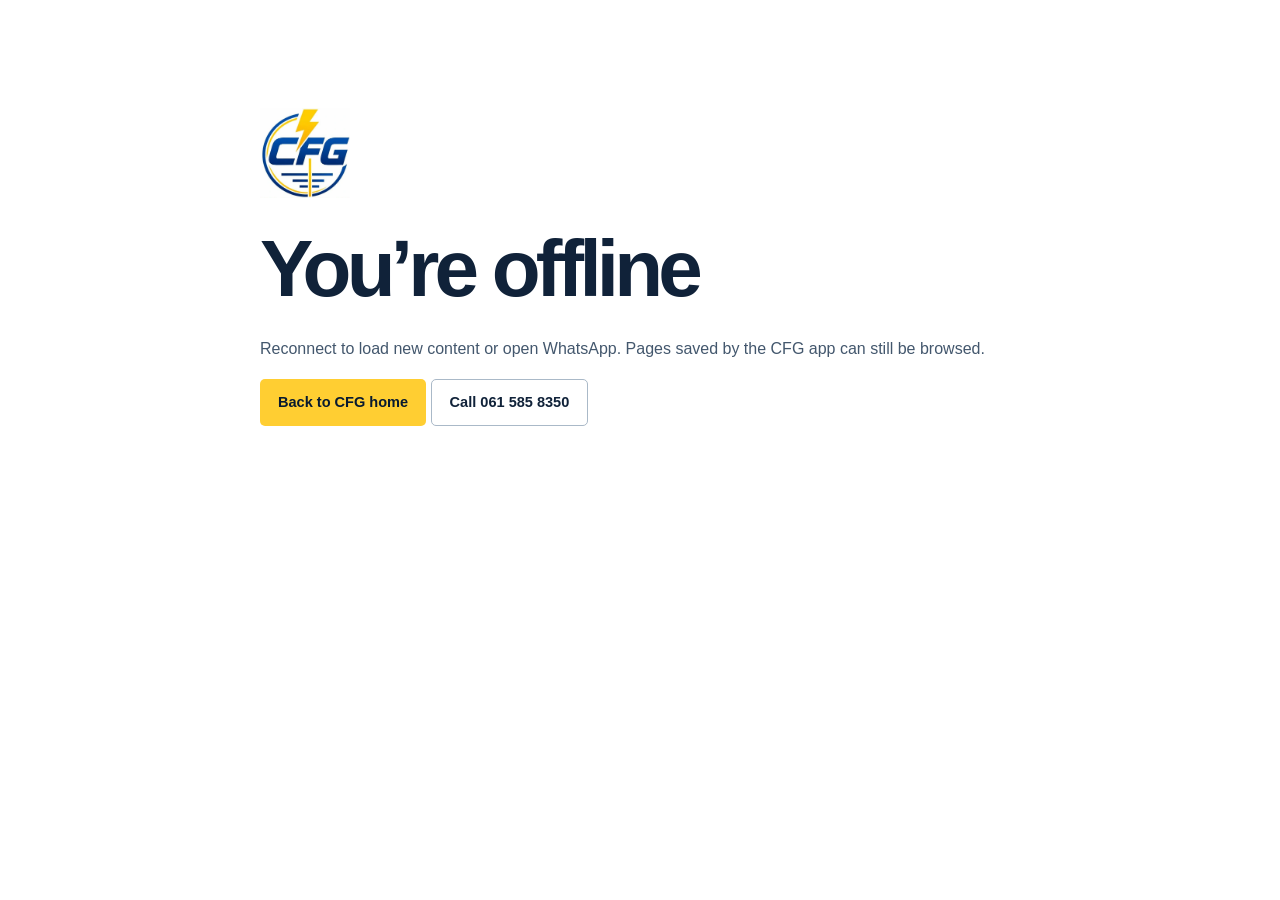
<file: offline.html>
<!doctype html><html lang="en-ZA"><meta charset="utf-8"><meta name="viewport" content="width=device-width,initial-scale=1"><meta name="robots" content="noindex"><title>You’re offline | CFG</title><link rel="stylesheet" href="/styles.css"><link rel="stylesheet" href="/cfg.css"><main class="error-page"><img src="/assets/cfg-mark.webp" width="90" height="90" alt="CFG"><h1>You’re offline</h1><p>Reconnect to load new content or open WhatsApp. Pages saved by the CFG app can still be browsed.</p><a href="/" class="btn">Back to CFG home</a> <a href="tel:+27615858350" class="btn btn-secondary">Call 061 585 8350</a></main></html>
</file>
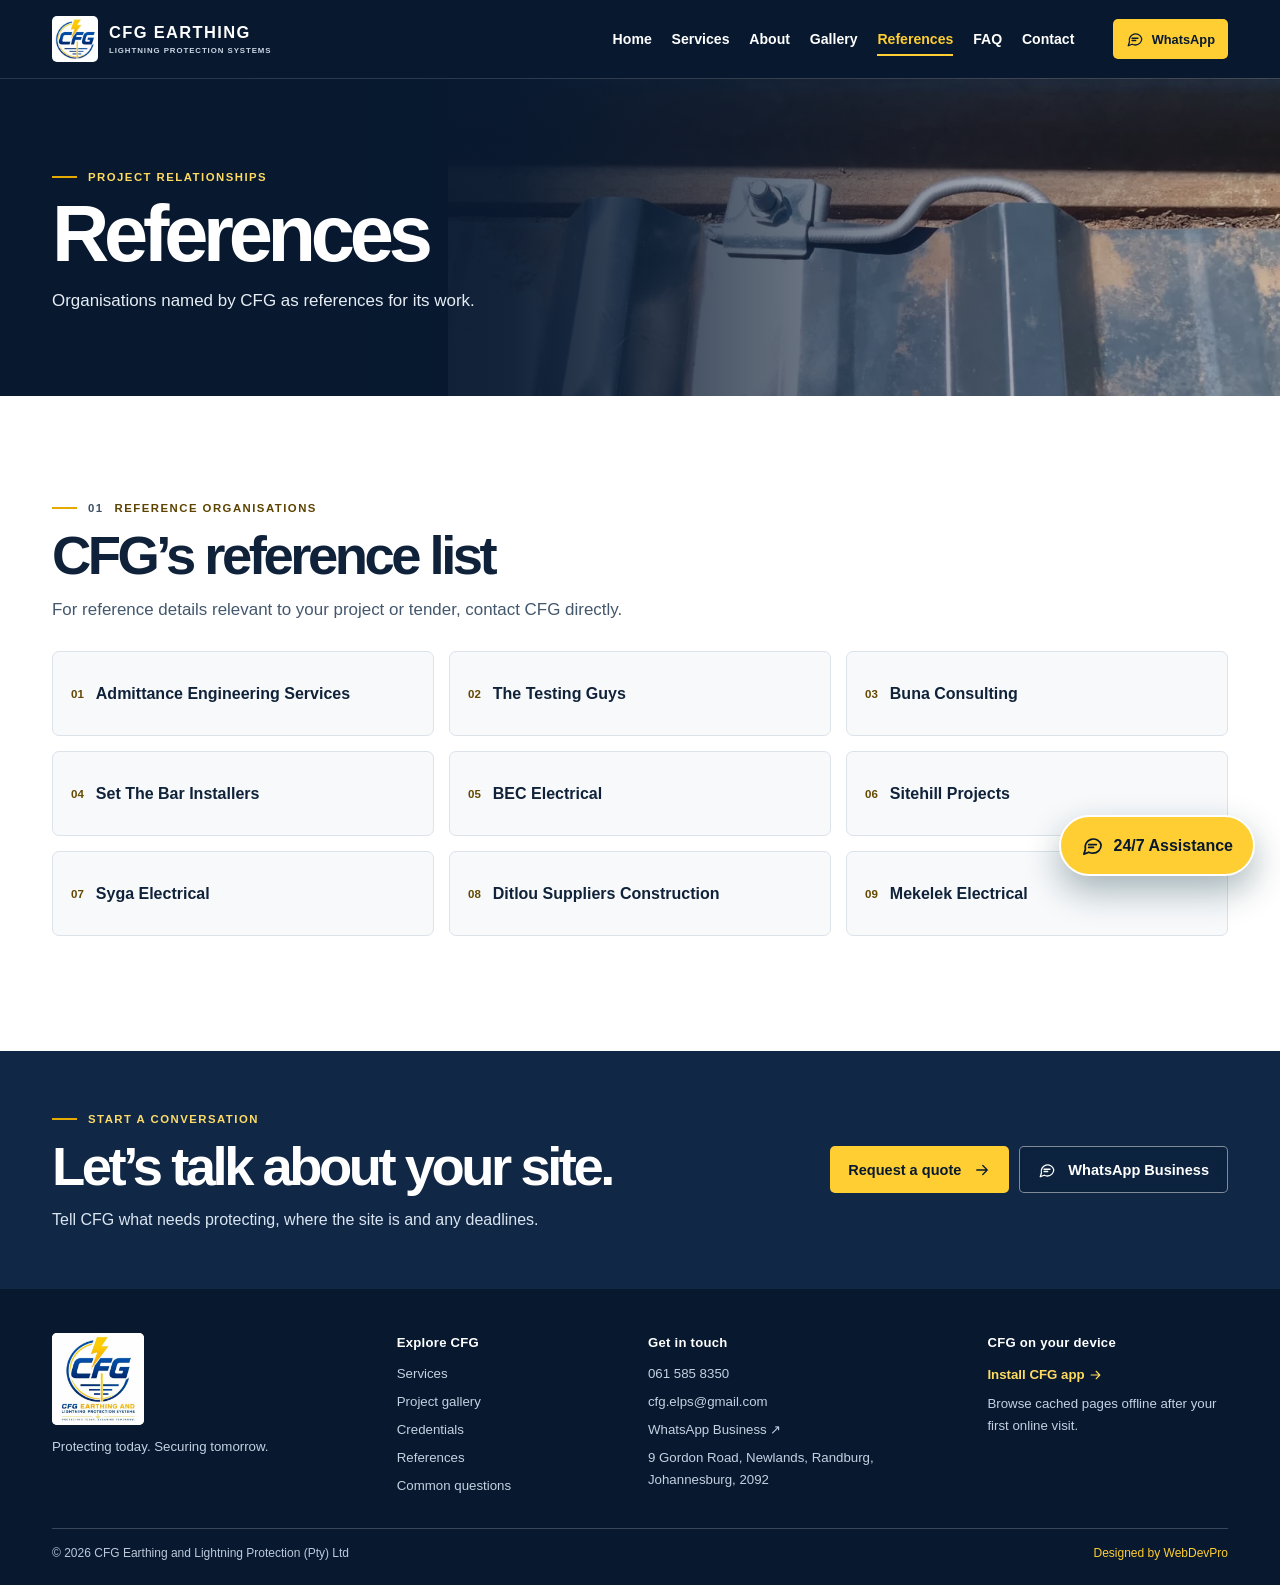
<file: references.html>
<!doctype html>
<html lang="en-ZA">
<head>
<meta charset="utf-8">
<meta name="viewport" content="width=device-width,initial-scale=1,viewport-fit=cover">
<title>Company References | CFG</title>
<meta name="description" content="View the organisations listed by CFG as business references.">
<meta name="theme-color" content="#07182f">
<link rel="canonical" href="https://cfgearthing.vercel.app/references.html">
<meta property="og:type" content="website">
<meta property="og:title" content="Company References | CFG">
<meta property="og:description" content="View the organisations listed by CFG as business references.">
<meta property="og:url" content="https://cfgearthing.vercel.app/references.html">
<meta property="og:image" content="https://cfgearthing.vercel.app/assets/roof-bonding.webp">
<meta property="og:locale" content="en_ZA">
<meta name="twitter:card" content="summary_large_image">
<link rel="icon" href="/assets/icon-192.png">
<link rel="apple-touch-icon" href="/assets/icon-180.png">
<link rel="manifest" href="/manifest.webmanifest">
<link rel="stylesheet" href="/styles.css">
<link rel="stylesheet" href="/premium.css">
<link rel="stylesheet" href="/cfg.css">
<script type="application/ld+json">{"@context": "https://schema.org", "@type": "Organization", "name": "CFG Earthing and Lightning Protection Systems", "legalName": "CFG Earthing and Lightning Protection (Pty) Ltd", "url": "https://cfgearthing.vercel.app", "logo": "https://cfgearthing.vercel.app/assets/cfg-logo.webp", "email": "cfg.elps@gmail.com", "telephone": "+27615858350", "areaServed": "South Africa", "address": {"@type": "PostalAddress", "streetAddress": "9 Gordon Road, Newlands", "addressLocality": "Johannesburg", "addressRegion": "Gauteng", "postalCode": "2092", "addressCountry": "ZA"}}</script>
<script defer src="/site-config.js"></script>
<script defer src="/script.js"></script>
<script defer src="/premium.js"></script>
<script defer src="/chatbot.js"></script>
<script defer src="/pwa.js"></script>
</head>
<body class="page-references">
<a href="#main" class="skip-link">Skip to content</a>
<header class="header cfg-header"><div class="wrap header-grid"><a class="brand" href="/" aria-label="CFG home"><img src="/assets/cfg-mark.webp" width="46" height="46" alt=""><span><strong>CFG EARTHING</strong><small>LIGHTNING PROTECTION SYSTEMS</small></span></a><button id="menuBtn" class="menu-btn" type="button" aria-label="Toggle navigation" aria-expanded="false" aria-controls="primaryNav"><svg viewBox="0 0 24 24" width="24" height="24" fill="none" stroke="currentColor" stroke-width="1.7" stroke-linecap="round" stroke-linejoin="round" aria-hidden="true"><path d="M4 6h16M4 12h16M4 18h16"/></svg></button><nav id="primaryNav" aria-label="Primary navigation"><a href="/">Home</a><a href="/services.html">Services</a><a href="/about.html">About</a><a href="/gallery.html">Gallery</a><a href="/references.html" aria-current="page">References</a><a href="/faq.html">FAQ</a><a href="/contact.html">Contact</a></nav><a class="btn header-wa" href="https://wa.me/27615858350" target="_blank" rel="noopener noreferrer"><svg viewBox="0 0 24 24" width="24" height="24" fill="none" stroke="currentColor" stroke-width="1.7" stroke-linecap="round" stroke-linejoin="round" aria-hidden="true"><path d="M21 11.5a8.5 8.5 0 0 1-8.5 8.5 9 9 0 0 1-4.3-1L3 21l1.6-5A8.5 8.5 0 1 1 21 11.5Z"/><path d="M8 11h8m-8 3h5"/></svg>WhatsApp</a></div><div id="scrollProgress" class="scroll-progress" aria-hidden="true"></div></header>
<main id="main"><section class="inner-hero roof-bonding"><div class="inner-photo"><img src="/assets/roof-bonding.webp" alt="" class="" decoding="async" fetchpriority="high"></div><div class="wrap inner-copy"><span class="kicker rule">Project relationships</span><h1><span class="typewriter">References</span></h1><p class="word-reveal">Organisations named by CFG as references for its work.</p></div></section><section class="block "><div class="wrap"><div class="section-intro reveal slide-up"><span class="kicker rule"><span>01</span> Reference organisations</span><h2>CFG’s reference list</h2><p>For reference details relevant to your project or tender, contact CFG directly.</p></div><ul class="refs-grid"><li class="reveal slide-up"><span>01</span><strong>Admittance Engineering Services</strong></li><li class="reveal slide-up"><span>02</span><strong>The Testing Guys</strong></li><li class="reveal slide-up"><span>03</span><strong>Buna Consulting</strong></li><li class="reveal slide-up"><span>04</span><strong>Set The Bar Installers</strong></li><li class="reveal slide-up"><span>05</span><strong>BEC Electrical</strong></li><li class="reveal slide-up"><span>06</span><strong>Sitehill Projects</strong></li><li class="reveal slide-up"><span>07</span><strong>Syga Electrical</strong></li><li class="reveal slide-up"><span>08</span><strong>Ditlou Suppliers Construction</strong></li><li class="reveal slide-up"><span>09</span><strong>Mekelek Electrical</strong></li></ul></div></section><section class="cta"><div class="wrap cta-layout"><div><span class="kicker rule">Start a conversation</span><h2>Let’s talk about your site.</h2><p>Tell CFG what needs protecting, where the site is and any deadlines.</p></div><div class="cta-actions"><button class="btn " type="button" data-open-quote>Request a quote<svg viewBox="0 0 24 24" width="24" height="24" fill="none" stroke="currentColor" stroke-width="1.7" stroke-linecap="round" stroke-linejoin="round" aria-hidden="true"><path d="M5 12h14m-6-6 6 6-6 6"/></svg></button><a class="btn btn-outline" href="https://wa.me/27615858350" target="_blank" rel="noopener noreferrer"><svg viewBox="0 0 24 24" width="24" height="24" fill="none" stroke="currentColor" stroke-width="1.7" stroke-linecap="round" stroke-linejoin="round" aria-hidden="true"><path d="M21 11.5a8.5 8.5 0 0 1-8.5 8.5 9 9 0 0 1-4.3-1L3 21l1.6-5A8.5 8.5 0 1 1 21 11.5Z"/><path d="M8 11h8m-8 3h5"/></svg>WhatsApp Business</a></div></div></section></main>
<footer class="site-footer"><div class="wrap footer-grid"><div class="footer-brand"><img src="/assets/cfg-logo.webp" alt="CFG Earthing and Lightning Protection Systems" class="" decoding="async" loading="lazy"><p>Protecting today. Securing tomorrow.</p></div><div><h2>Explore CFG</h2><a href="/services.html">Services</a><a href="/gallery.html">Project gallery</a><a href="/about.html#credentials">Credentials</a><a href="/references.html">References</a><a href="/faq.html">Common questions</a></div><div><h2>Get in touch</h2><a href="tel:+27615858350">061 585 8350</a><a href="mailto:cfg.elps@gmail.com">cfg.elps@gmail.com</a><a href="https://wa.me/27615858350" target="_blank" rel="noopener noreferrer">WhatsApp Business ↗</a><p>9 Gordon Road, Newlands, Randburg, Johannesburg, 2092</p></div><div><h2>CFG on your device</h2><button type="button" class="footer-install" data-install>Install CFG app <svg viewBox="0 0 24 24" width="24" height="24" fill="none" stroke="currentColor" stroke-width="1.7" stroke-linecap="round" stroke-linejoin="round" aria-hidden="true"><path d="M5 12h14m-6-6 6 6-6 6"/></svg></button><p>Browse cached pages offline after your first online visit.</p></div></div><div class="wrap footer-bottom"><span>© <span id="year">2026</span> CFG Earthing and Lightning Protection (Pty) Ltd</span><a href="https://webdevpro.co.za/" target="_blank" rel="noopener noreferrer">Designed by WebDevPro</a></div></footer>
<nav class="mobile-bottom mobile-bottom-pro" aria-label="Mobile quick navigation">
    <a class="mobile-nav-item" href="/"><span class="mobile-nav-icon-wrap"><svg class="mobile-nav-icon" viewBox="0 0 24 24" fill="none" stroke="currentColor" stroke-width="1.8" stroke-linecap="round" stroke-linejoin="round" aria-hidden="true" focusable="false"><path d="m3 10 9-7 9 7"/><path d="M5 9v11a1 1 0 0 0 1 1h12a1 1 0 0 0 1-1V9"/><path d="M9 21v-7h6v7"/></svg></span><span class="mobile-nav-label">Home</span></a>
    <a class="mobile-nav-item" href="/services.html"><span class="mobile-nav-icon-wrap"><svg class="mobile-nav-icon" viewBox="0 0 24 24" fill="none" stroke="currentColor" stroke-width="1.8" stroke-linecap="round" stroke-linejoin="round" aria-hidden="true" focusable="false"><rect x="3" y="3" width="7" height="7" rx="1.6"/><rect x="14" y="3" width="7" height="7" rx="1.6"/><rect x="3" y="14" width="7" height="7" rx="1.6"/><path d="M17.5 14v7m-3.5-3.5h7"/></svg></span><span class="mobile-nav-label">Services</span></a>
    <button class="mobile-nav-item mobile-nav-chat" type="button" data-open-chat aria-controls="chatPanel" aria-label="Open 24/7 assistance"><span class="mobile-nav-icon-wrap mobile-nav-chat-icon"><svg class="mobile-nav-icon" viewBox="0 0 24 24" fill="none" stroke="currentColor" stroke-width="1.8" stroke-linecap="round" stroke-linejoin="round" aria-hidden="true" focusable="false"><path d="M20.5 11.6a8.4 8.4 0 0 1-8.6 8.3 9.5 9.5 0 0 1-4.2-.9L3 21l1.7-4.7A8.4 8.4 0 1 1 20.5 11.6Z"/><path d="M8.1 10.2h7.8M8.1 13.8h5.2"/></svg><span class="mobile-nav-live" aria-hidden="true"></span></span><span class="mobile-nav-label">Chat</span></button>
    <a class="mobile-nav-item" href="/contact.html"><span class="mobile-nav-icon-wrap"><svg class="mobile-nav-icon" viewBox="0 0 24 24" fill="none" stroke="currentColor" stroke-width="1.8" stroke-linecap="round" stroke-linejoin="round" aria-hidden="true" focusable="false"><rect x="3" y="5" width="18" height="14" rx="2.6"/><path d="m4 7 8 6 8-6"/></svg></span><span class="mobile-nav-label">Contact</span></a>
    <button class="mobile-nav-item" id="installHelp" type="button" aria-label="Install this website as an app"><span class="mobile-nav-icon-wrap"><svg class="mobile-nav-icon" viewBox="0 0 24 24" fill="none" stroke="currentColor" stroke-width="1.8" stroke-linecap="round" stroke-linejoin="round" aria-hidden="true" focusable="false"><rect x="6.5" y="2.5" width="11" height="19" rx="2.3"/><path d="M12 7v7m-3-3 3 3 3-3"/><path d="M10 18h4"/></svg></span><span class="mobile-nav-label">Install</span></button>
  </nav>
<dialog id="installDialog" aria-labelledby="installTitle"><img src="/assets/cfg-mark.webp" alt="" width="62" height="62"><h2 id="installTitle">Install the CFG app</h2><p>Keep CFG’s services, project gallery and contact details close at hand.</p><p id="installStatus" role="status"></p><button id="installNow" type="button" hidden>Install app</button><button id="closeDialog" type="button">Close</button></dialog>
<button id="chatLauncher" class="chat-launcher" type="button" aria-controls="chatPanel" aria-expanded="false" aria-haspopup="dialog" aria-label="Open 24/7 enquiry assistant">
    <svg viewBox="0 0 24 24" width="27" height="27" fill="none" stroke="currentColor" stroke-width="1.8" stroke-linecap="round" stroke-linejoin="round" aria-hidden="true"><path d="M21 11.5a8.5 8.5 0 0 1-8.5 8.5 9 9 0 0 1-4.3-1L3 21l1.6-5A8.5 8.5 0 1 1 21 11.5Z"/><path d="M8 11h8M8 14h5"/></svg>
    <span class="chat-launcher-label">24/7 Assistance</span>
  </button>
  <section id="chatPanel" class="chat-panel" role="dialog" aria-modal="false" aria-label="24/7 automated enquiry assistant" hidden>
    <div class="chat-top"><div class="chat-avatar" aria-hidden="true"><img src="/assets/cfg-mark.webp" alt="" class="" decoding="async" loading="lazy"></div><div class="chat-heading"><strong id="chatCompany">CFG Earthing</strong><span><i class="online-dot" aria-hidden="true"></i> 24/7 automated assistance</span></div><button id="chatClose" class="chat-close" type="button" aria-label="Close enquiry assistant">×</button></div>
    <div class="chat-progress" id="chatProgress" aria-live="polite">Welcome</div>
    <div id="chatTranscript" class="chat-transcript" aria-live="polite" aria-relevant="additions text"></div>
    <div class="chat-compose"><div id="chatControls"></div><p id="chatStatus" class="chat-status" role="status" hidden></p><p class="chat-footnote">We prepare your message; you confirm sending it in WhatsApp.</p></div>
  </section>
</body></html>
</file>
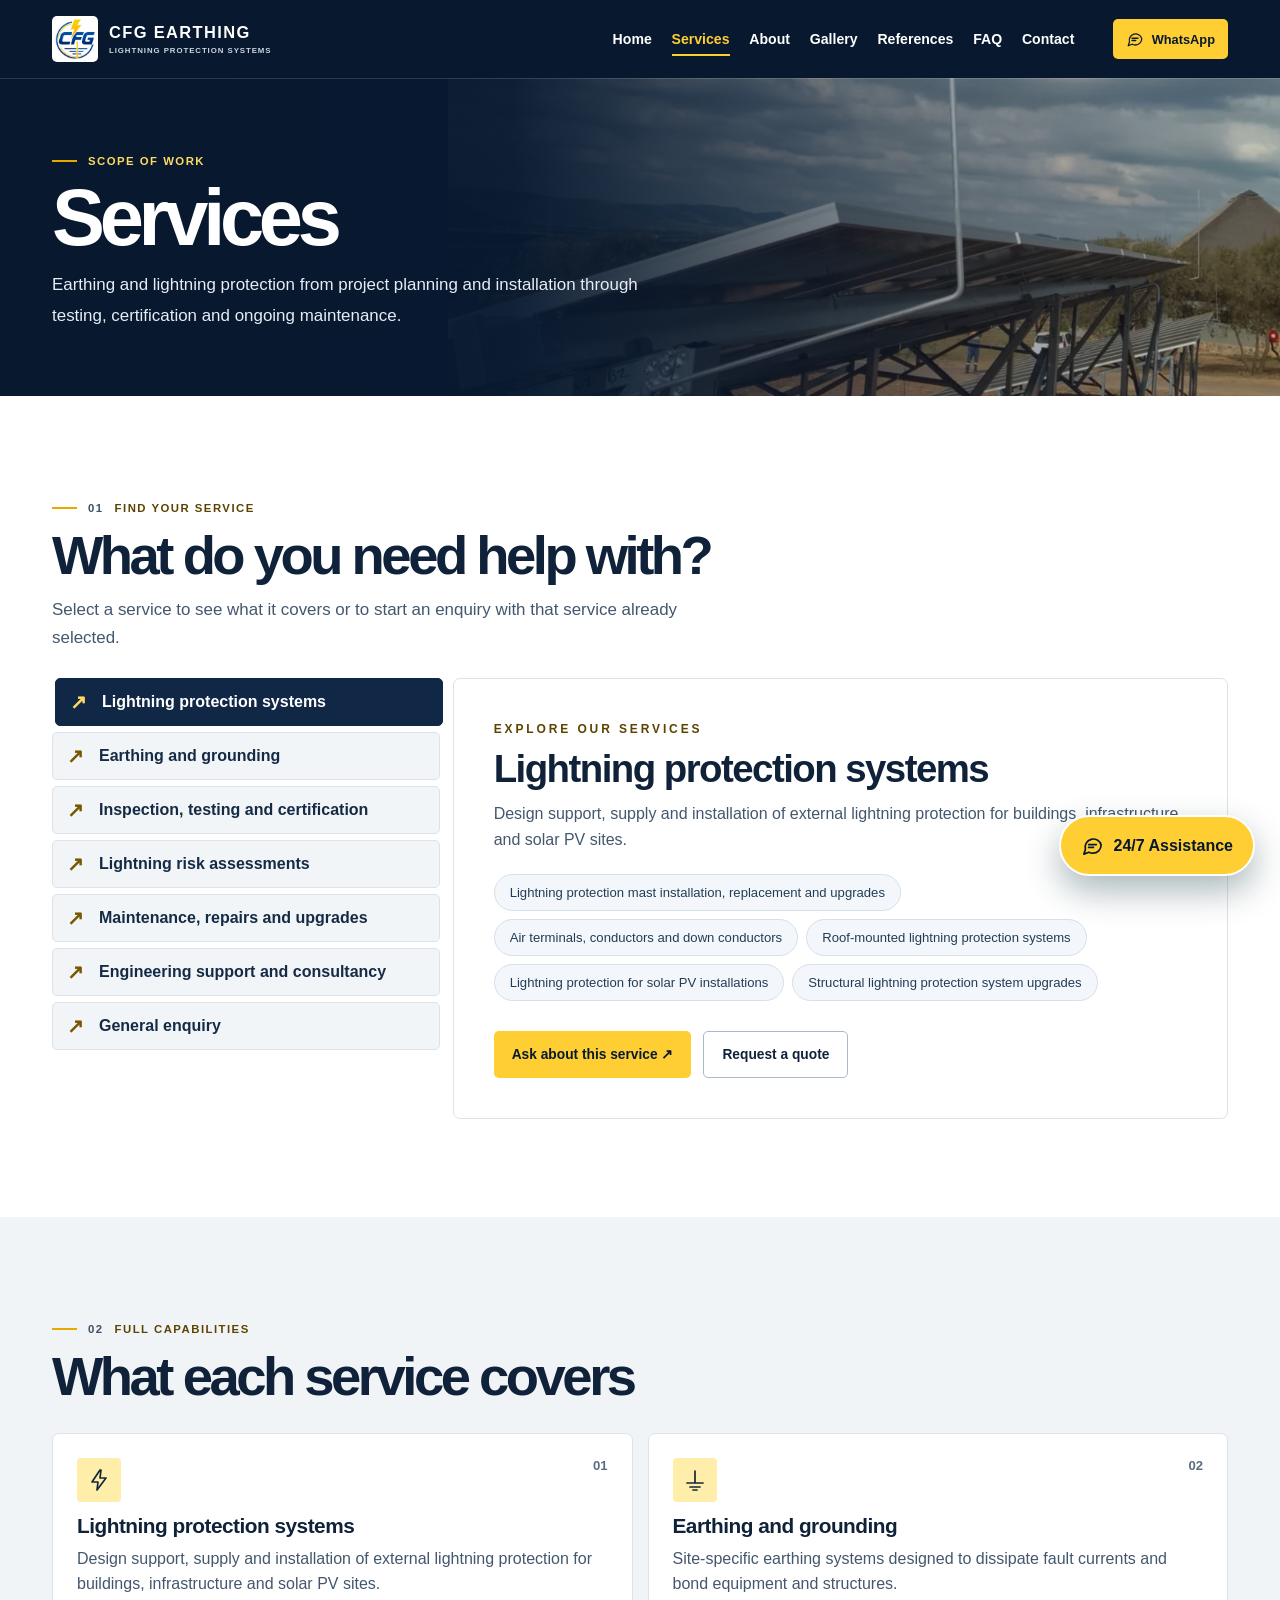
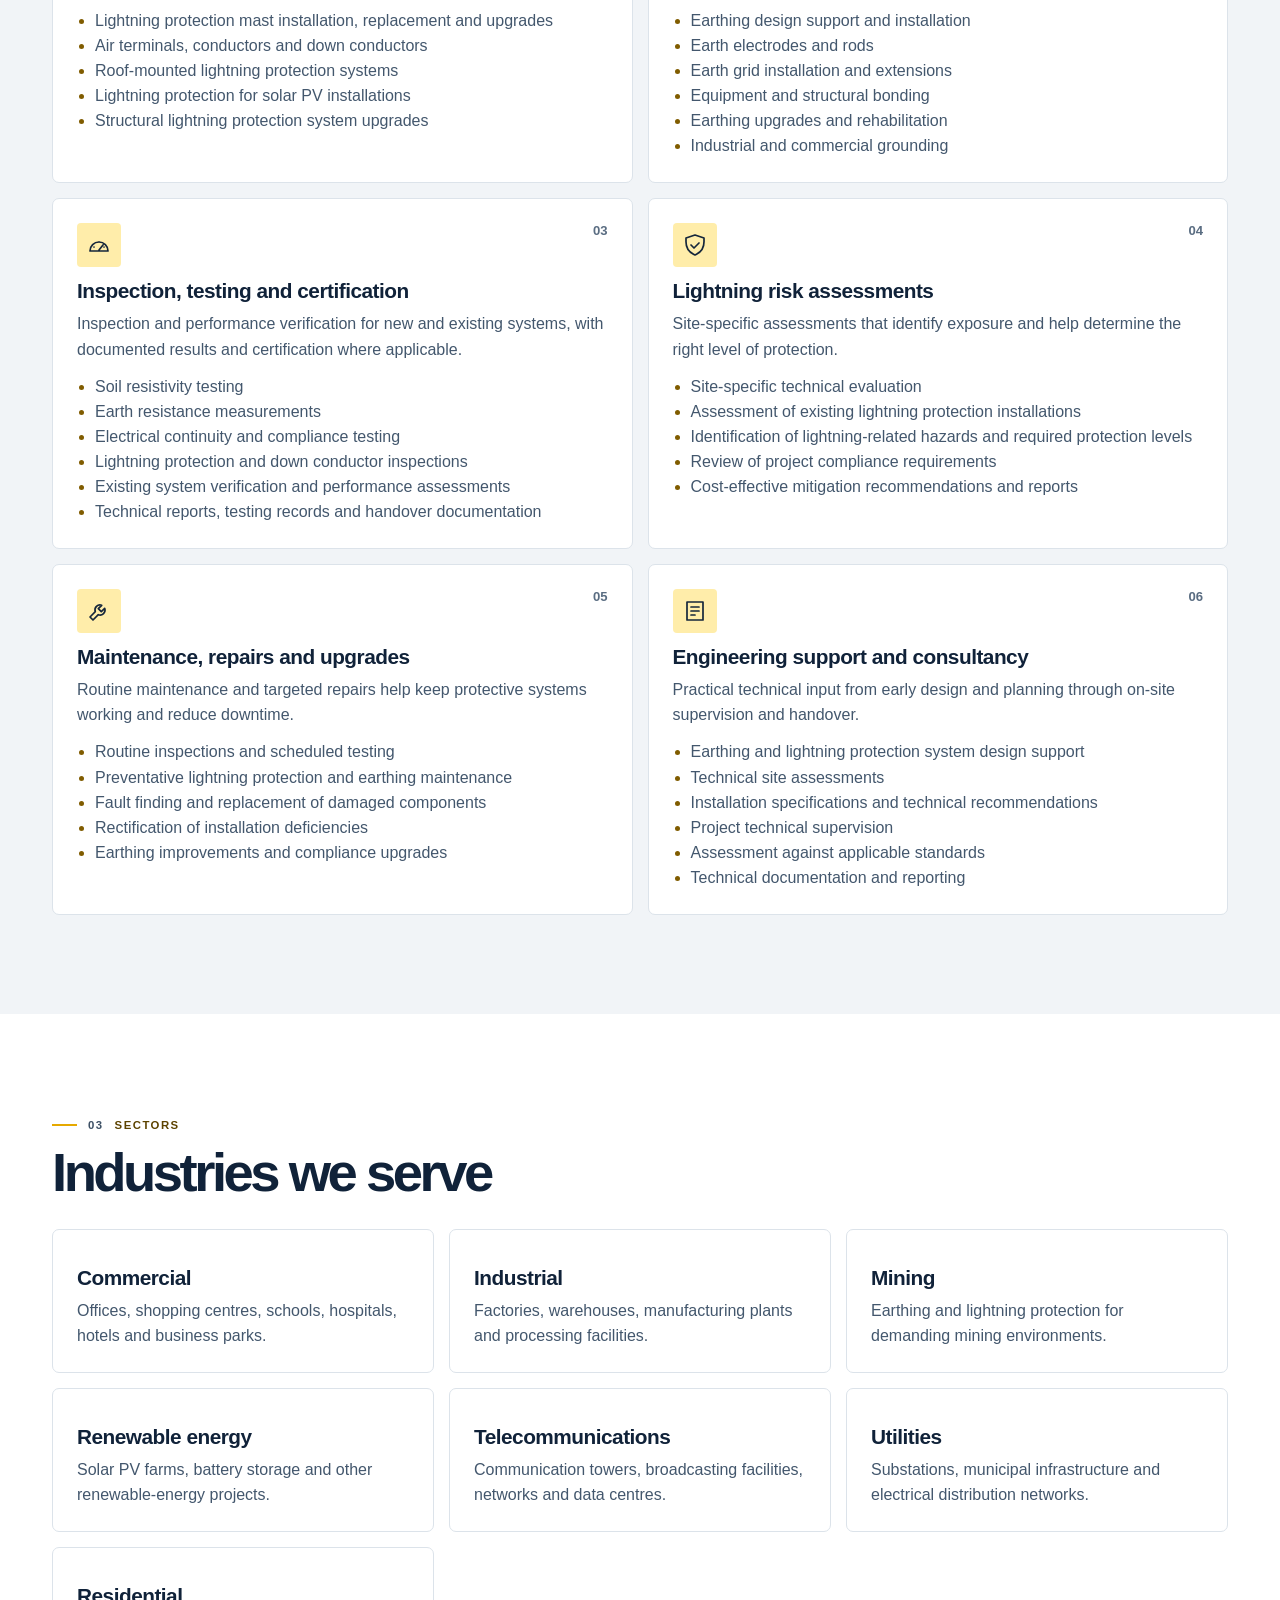
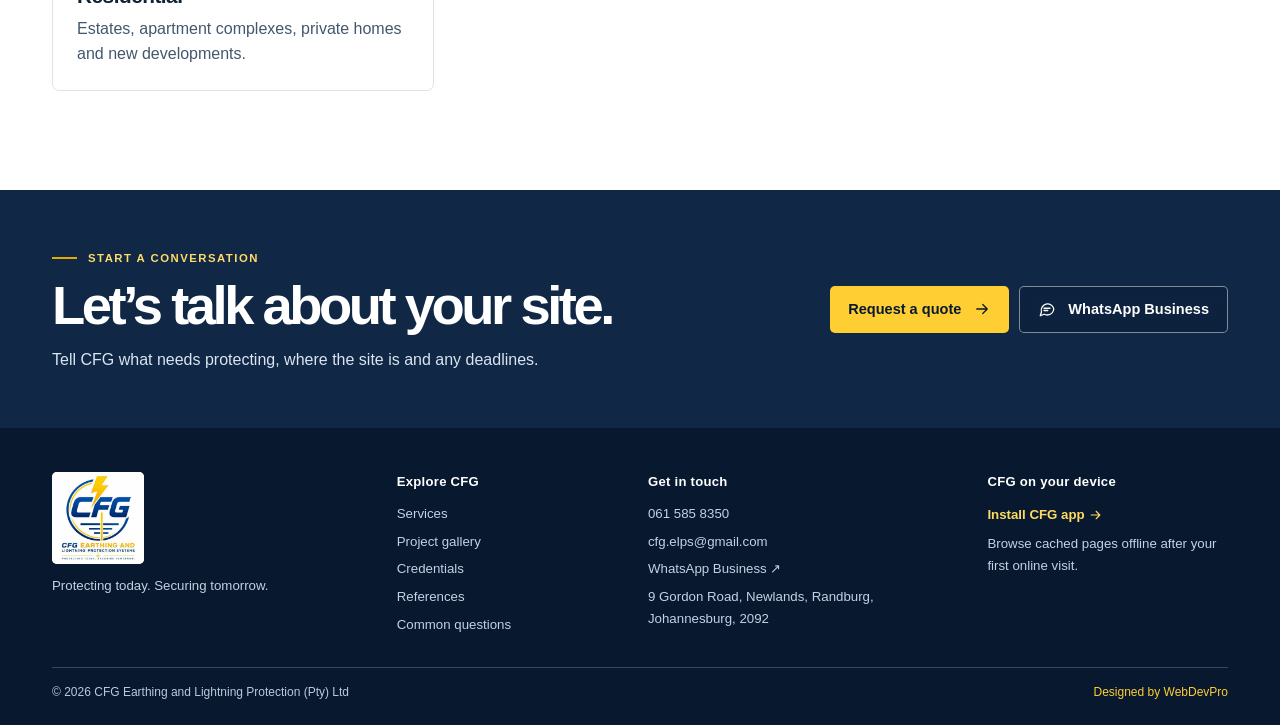
<file: services.html>
<!doctype html>
<html lang="en-ZA">
<head>
<meta charset="utf-8">
<meta name="viewport" content="width=device-width,initial-scale=1,viewport-fit=cover">
<title>Earthing, Lightning Protection &amp; Testing Services | CFG</title>
<meta name="description" content="Explore CFG’s six core services, from lightning risk assessments and earthing installation to testing, repairs and technical consultancy.">
<meta name="theme-color" content="#07182f">
<link rel="canonical" href="https://cfgearthing.vercel.app/services.html">
<meta property="og:type" content="website">
<meta property="og:title" content="Earthing, Lightning Protection &amp; Testing Services | CFG">
<meta property="og:description" content="Explore CFG’s six core services, from lightning risk assessments and earthing installation to testing, repairs and technical consultancy.">
<meta property="og:url" content="https://cfgearthing.vercel.app/services.html">
<meta property="og:image" content="https://cfgearthing.vercel.app/assets/solar-mast.webp">
<meta property="og:locale" content="en_ZA">
<meta name="twitter:card" content="summary_large_image">
<link rel="icon" href="/assets/icon-192.png">
<link rel="apple-touch-icon" href="/assets/icon-180.png">
<link rel="manifest" href="/manifest.webmanifest">
<link rel="stylesheet" href="/styles.css">
<link rel="stylesheet" href="/premium.css">
<link rel="stylesheet" href="/cfg.css">
<script type="application/ld+json">{"@context": "https://schema.org", "@type": "Organization", "name": "CFG Earthing and Lightning Protection Systems", "legalName": "CFG Earthing and Lightning Protection (Pty) Ltd", "url": "https://cfgearthing.vercel.app", "logo": "https://cfgearthing.vercel.app/assets/cfg-logo.webp", "email": "cfg.elps@gmail.com", "telephone": "+27615858350", "areaServed": "South Africa", "address": {"@type": "PostalAddress", "streetAddress": "9 Gordon Road, Newlands", "addressLocality": "Johannesburg", "addressRegion": "Gauteng", "postalCode": "2092", "addressCountry": "ZA"}}</script>
<script defer src="/site-config.js"></script>
<script defer src="/script.js"></script>
<script defer src="/premium.js"></script>
<script defer src="/chatbot.js"></script>
<script defer src="/pwa.js"></script>
</head>
<body class="page-services">
<a href="#main" class="skip-link">Skip to content</a>
<header class="header cfg-header"><div class="wrap header-grid"><a class="brand" href="/" aria-label="CFG home"><img src="/assets/cfg-mark.webp" width="46" height="46" alt=""><span><strong>CFG EARTHING</strong><small>LIGHTNING PROTECTION SYSTEMS</small></span></a><button id="menuBtn" class="menu-btn" type="button" aria-label="Toggle navigation" aria-expanded="false" aria-controls="primaryNav"><svg viewBox="0 0 24 24" width="24" height="24" fill="none" stroke="currentColor" stroke-width="1.7" stroke-linecap="round" stroke-linejoin="round" aria-hidden="true"><path d="M4 6h16M4 12h16M4 18h16"/></svg></button><nav id="primaryNav" aria-label="Primary navigation"><a href="/">Home</a><a href="/services.html" aria-current="page">Services</a><a href="/about.html">About</a><a href="/gallery.html">Gallery</a><a href="/references.html">References</a><a href="/faq.html">FAQ</a><a href="/contact.html">Contact</a></nav><a class="btn header-wa" href="https://wa.me/27615858350" target="_blank" rel="noopener noreferrer"><svg viewBox="0 0 24 24" width="24" height="24" fill="none" stroke="currentColor" stroke-width="1.7" stroke-linecap="round" stroke-linejoin="round" aria-hidden="true"><path d="M21 11.5a8.5 8.5 0 0 1-8.5 8.5 9 9 0 0 1-4.3-1L3 21l1.6-5A8.5 8.5 0 1 1 21 11.5Z"/><path d="M8 11h8m-8 3h5"/></svg>WhatsApp</a></div><div id="scrollProgress" class="scroll-progress" aria-hidden="true"></div></header>
<main id="main"><section class="inner-hero solar-mast"><div class="inner-photo"><img src="/assets/solar-mast.webp" alt="" class="" decoding="async" fetchpriority="high"></div><div class="wrap inner-copy"><span class="kicker rule">Scope of work</span><h1><span class="typewriter">Services</span></h1><p class="word-reveal">Earthing and lightning protection from project planning and installation through testing, certification and ongoing maintenance.</p></div></section><section class="block "><div class="wrap"><div class="section-intro reveal slide-up"><span class="kicker rule"><span>01</span> Find your service</span><h2>What do you need help with?</h2><p>Select a service to see what it covers or to start an enquiry with that service already selected.</p></div><div id="serviceExplorer" class="service-explorer"><div id="serviceOptions" class="service-options" role="tablist" aria-label="CFG services"></div><div id="servicePanel" class="service-panel" role="tabpanel"></div></div></div></section><section class="block tinted"><div class="wrap"><div class="section-intro reveal slide-up"><span class="kicker rule"><span>02</span> Full capabilities</span><h2>What each service covers</h2></div><div class="detail-grid"><article class="service-detail reveal slide-up" id="service-0"><span class="service-icon"><svg viewBox="0 0 24 24" width="24" height="24" fill="none" stroke="currentColor" stroke-width="1.7" stroke-linecap="round" stroke-linejoin="round" aria-hidden="true"><path d="m13 2-8 12h6l-1 8 9-12h-6l1-8z"/></svg></span><span class="detail-index">01</span><h3>Lightning protection systems</h3><p>Design support, supply and installation of external lightning protection for buildings, infrastructure and solar PV sites.</p><ul><li>Lightning protection mast installation, replacement and upgrades</li><li>Air terminals, conductors and down conductors</li><li>Roof-mounted lightning protection systems</li><li>Lightning protection for solar PV installations</li><li>Structural lightning protection system upgrades</li></ul></article><article class="service-detail reveal slide-up" id="service-1"><span class="service-icon"><svg viewBox="0 0 24 24" width="24" height="24" fill="none" stroke="currentColor" stroke-width="1.7" stroke-linecap="round" stroke-linejoin="round" aria-hidden="true"><path d="M12 3v12M4 15h16m-13 4h10m-7 3h4"/></svg></span><span class="detail-index">02</span><h3>Earthing and grounding</h3><p>Site-specific earthing systems designed to dissipate fault currents and bond equipment and structures.</p><ul><li>Earthing design support and installation</li><li>Earth electrodes and rods</li><li>Earth grid installation and extensions</li><li>Equipment and structural bonding</li><li>Earthing upgrades and rehabilitation</li><li>Industrial and commercial grounding</li></ul></article><article class="service-detail reveal slide-up" id="service-2"><span class="service-icon"><svg viewBox="0 0 24 24" width="24" height="24" fill="none" stroke="currentColor" stroke-width="1.7" stroke-linecap="round" stroke-linejoin="round" aria-hidden="true"><path d="M3 18a9 9 0 1 1 18 0H3Zm9-1 4-5m-9 2h.01m5-5h.01m5 5h.01"/></svg></span><span class="detail-index">03</span><h3>Inspection, testing and certification</h3><p>Inspection and performance verification for new and existing systems, with documented results and certification where applicable.</p><ul><li>Soil resistivity testing</li><li>Earth resistance measurements</li><li>Electrical continuity and compliance testing</li><li>Lightning protection and down conductor inspections</li><li>Existing system verification and performance assessments</li><li>Technical reports, testing records and handover documentation</li></ul></article><article class="service-detail reveal slide-up" id="service-3"><span class="service-icon"><svg viewBox="0 0 24 24" width="24" height="24" fill="none" stroke="currentColor" stroke-width="1.7" stroke-linecap="round" stroke-linejoin="round" aria-hidden="true"><path d="m12 22 1.5-.8a14 14 0 0 0 7.5-12.5V5l-9-3-9 3v3.7a14 14 0 0 0 7.5 12.5l1.5.8Z"/><path d="m8 12 3 3 5-5"/></svg></span><span class="detail-index">04</span><h3>Lightning risk assessments</h3><p>Site-specific assessments that identify exposure and help determine the right level of protection.</p><ul><li>Site-specific technical evaluation</li><li>Assessment of existing lightning protection installations</li><li>Identification of lightning-related hazards and required protection levels</li><li>Review of project compliance requirements</li><li>Cost-effective mitigation recommendations and reports</li></ul></article><article class="service-detail reveal slide-up" id="service-4"><span class="service-icon"><svg viewBox="0 0 24 24" width="24" height="24" fill="none" stroke="currentColor" stroke-width="1.7" stroke-linecap="round" stroke-linejoin="round" aria-hidden="true"><path d="M14.7 6.3a5 5 0 0 0-6.4 6.4L3 18l3 3 5.3-5.3a5 5 0 0 0 6.4-6.4l-3.4 3.4-3-3 3.4-3.4Z"/></svg></span><span class="detail-index">05</span><h3>Maintenance, repairs and upgrades</h3><p>Routine maintenance and targeted repairs help keep protective systems working and reduce downtime.</p><ul><li>Routine inspections and scheduled testing</li><li>Preventative lightning protection and earthing maintenance</li><li>Fault finding and replacement of damaged components</li><li>Rectification of installation deficiencies</li><li>Earthing improvements and compliance upgrades</li></ul></article><article class="service-detail reveal slide-up" id="service-5"><span class="service-icon"><svg viewBox="0 0 24 24" width="24" height="24" fill="none" stroke="currentColor" stroke-width="1.7" stroke-linecap="round" stroke-linejoin="round" aria-hidden="true"><path d="M4 3h16v18H4zM8 8h8m-8 4h8m-8 4h4"/></svg></span><span class="detail-index">06</span><h3>Engineering support and consultancy</h3><p>Practical technical input from early design and planning through on-site supervision and handover.</p><ul><li>Earthing and lightning protection system design support</li><li>Technical site assessments</li><li>Installation specifications and technical recommendations</li><li>Project technical supervision</li><li>Assessment against applicable standards</li><li>Technical documentation and reporting</li></ul></article></div></div></section><section class="block "><div class="wrap"><div class="section-intro reveal slide-up"><span class="kicker rule"><span>03</span> Sectors</span><h2>Industries we serve</h2></div><div class="industry-grid"><article class="industry reveal slide-up"><h3>Commercial</h3><p>Offices, shopping centres, schools, hospitals, hotels and business parks.</p></article><article class="industry reveal slide-up"><h3>Industrial</h3><p>Factories, warehouses, manufacturing plants and processing facilities.</p></article><article class="industry reveal slide-up"><h3>Mining</h3><p>Earthing and lightning protection for demanding mining environments.</p></article><article class="industry reveal slide-up"><h3>Renewable energy</h3><p>Solar PV farms, battery storage and other renewable-energy projects.</p></article><article class="industry reveal slide-up"><h3>Telecommunications</h3><p>Communication towers, broadcasting facilities, networks and data centres.</p></article><article class="industry reveal slide-up"><h3>Utilities</h3><p>Substations, municipal infrastructure and electrical distribution networks.</p></article><article class="industry reveal slide-up"><h3>Residential</h3><p>Estates, apartment complexes, private homes and new developments.</p></article></div></div></section><section class="cta"><div class="wrap cta-layout"><div><span class="kicker rule">Start a conversation</span><h2>Let’s talk about your site.</h2><p>Tell CFG what needs protecting, where the site is and any deadlines.</p></div><div class="cta-actions"><button class="btn " type="button" data-open-quote>Request a quote<svg viewBox="0 0 24 24" width="24" height="24" fill="none" stroke="currentColor" stroke-width="1.7" stroke-linecap="round" stroke-linejoin="round" aria-hidden="true"><path d="M5 12h14m-6-6 6 6-6 6"/></svg></button><a class="btn btn-outline" href="https://wa.me/27615858350" target="_blank" rel="noopener noreferrer"><svg viewBox="0 0 24 24" width="24" height="24" fill="none" stroke="currentColor" stroke-width="1.7" stroke-linecap="round" stroke-linejoin="round" aria-hidden="true"><path d="M21 11.5a8.5 8.5 0 0 1-8.5 8.5 9 9 0 0 1-4.3-1L3 21l1.6-5A8.5 8.5 0 1 1 21 11.5Z"/><path d="M8 11h8m-8 3h5"/></svg>WhatsApp Business</a></div></div></section></main>
<footer class="site-footer"><div class="wrap footer-grid"><div class="footer-brand"><img src="/assets/cfg-logo.webp" alt="CFG Earthing and Lightning Protection Systems" class="" decoding="async" loading="lazy"><p>Protecting today. Securing tomorrow.</p></div><div><h2>Explore CFG</h2><a href="/services.html">Services</a><a href="/gallery.html">Project gallery</a><a href="/about.html#credentials">Credentials</a><a href="/references.html">References</a><a href="/faq.html">Common questions</a></div><div><h2>Get in touch</h2><a href="tel:+27615858350">061 585 8350</a><a href="mailto:cfg.elps@gmail.com">cfg.elps@gmail.com</a><a href="https://wa.me/27615858350" target="_blank" rel="noopener noreferrer">WhatsApp Business ↗</a><p>9 Gordon Road, Newlands, Randburg, Johannesburg, 2092</p></div><div><h2>CFG on your device</h2><button type="button" class="footer-install" data-install>Install CFG app <svg viewBox="0 0 24 24" width="24" height="24" fill="none" stroke="currentColor" stroke-width="1.7" stroke-linecap="round" stroke-linejoin="round" aria-hidden="true"><path d="M5 12h14m-6-6 6 6-6 6"/></svg></button><p>Browse cached pages offline after your first online visit.</p></div></div><div class="wrap footer-bottom"><span>© <span id="year">2026</span> CFG Earthing and Lightning Protection (Pty) Ltd</span><a href="https://webdevpro.co.za/" target="_blank" rel="noopener noreferrer">Designed by WebDevPro</a></div></footer>
<nav class="mobile-bottom mobile-bottom-pro" aria-label="Mobile quick navigation">
    <a class="mobile-nav-item" href="/"><span class="mobile-nav-icon-wrap"><svg class="mobile-nav-icon" viewBox="0 0 24 24" fill="none" stroke="currentColor" stroke-width="1.8" stroke-linecap="round" stroke-linejoin="round" aria-hidden="true" focusable="false"><path d="m3 10 9-7 9 7"/><path d="M5 9v11a1 1 0 0 0 1 1h12a1 1 0 0 0 1-1V9"/><path d="M9 21v-7h6v7"/></svg></span><span class="mobile-nav-label">Home</span></a>
    <a class="mobile-nav-item" href="/services.html" aria-current="page"><span class="mobile-nav-icon-wrap"><svg class="mobile-nav-icon" viewBox="0 0 24 24" fill="none" stroke="currentColor" stroke-width="1.8" stroke-linecap="round" stroke-linejoin="round" aria-hidden="true" focusable="false"><rect x="3" y="3" width="7" height="7" rx="1.6"/><rect x="14" y="3" width="7" height="7" rx="1.6"/><rect x="3" y="14" width="7" height="7" rx="1.6"/><path d="M17.5 14v7m-3.5-3.5h7"/></svg></span><span class="mobile-nav-label">Services</span></a>
    <button class="mobile-nav-item mobile-nav-chat" type="button" data-open-chat aria-controls="chatPanel" aria-label="Open 24/7 assistance"><span class="mobile-nav-icon-wrap mobile-nav-chat-icon"><svg class="mobile-nav-icon" viewBox="0 0 24 24" fill="none" stroke="currentColor" stroke-width="1.8" stroke-linecap="round" stroke-linejoin="round" aria-hidden="true" focusable="false"><path d="M20.5 11.6a8.4 8.4 0 0 1-8.6 8.3 9.5 9.5 0 0 1-4.2-.9L3 21l1.7-4.7A8.4 8.4 0 1 1 20.5 11.6Z"/><path d="M8.1 10.2h7.8M8.1 13.8h5.2"/></svg><span class="mobile-nav-live" aria-hidden="true"></span></span><span class="mobile-nav-label">Chat</span></button>
    <a class="mobile-nav-item" href="/contact.html"><span class="mobile-nav-icon-wrap"><svg class="mobile-nav-icon" viewBox="0 0 24 24" fill="none" stroke="currentColor" stroke-width="1.8" stroke-linecap="round" stroke-linejoin="round" aria-hidden="true" focusable="false"><rect x="3" y="5" width="18" height="14" rx="2.6"/><path d="m4 7 8 6 8-6"/></svg></span><span class="mobile-nav-label">Contact</span></a>
    <button class="mobile-nav-item" id="installHelp" type="button" aria-label="Install this website as an app"><span class="mobile-nav-icon-wrap"><svg class="mobile-nav-icon" viewBox="0 0 24 24" fill="none" stroke="currentColor" stroke-width="1.8" stroke-linecap="round" stroke-linejoin="round" aria-hidden="true" focusable="false"><rect x="6.5" y="2.5" width="11" height="19" rx="2.3"/><path d="M12 7v7m-3-3 3 3 3-3"/><path d="M10 18h4"/></svg></span><span class="mobile-nav-label">Install</span></button>
  </nav>
<dialog id="installDialog" aria-labelledby="installTitle"><img src="/assets/cfg-mark.webp" alt="" width="62" height="62"><h2 id="installTitle">Install the CFG app</h2><p>Keep CFG’s services, project gallery and contact details close at hand.</p><p id="installStatus" role="status"></p><button id="installNow" type="button" hidden>Install app</button><button id="closeDialog" type="button">Close</button></dialog>
<button id="chatLauncher" class="chat-launcher" type="button" aria-controls="chatPanel" aria-expanded="false" aria-haspopup="dialog" aria-label="Open 24/7 enquiry assistant">
    <svg viewBox="0 0 24 24" width="27" height="27" fill="none" stroke="currentColor" stroke-width="1.8" stroke-linecap="round" stroke-linejoin="round" aria-hidden="true"><path d="M21 11.5a8.5 8.5 0 0 1-8.5 8.5 9 9 0 0 1-4.3-1L3 21l1.6-5A8.5 8.5 0 1 1 21 11.5Z"/><path d="M8 11h8M8 14h5"/></svg>
    <span class="chat-launcher-label">24/7 Assistance</span>
  </button>
  <section id="chatPanel" class="chat-panel" role="dialog" aria-modal="false" aria-label="24/7 automated enquiry assistant" hidden>
    <div class="chat-top"><div class="chat-avatar" aria-hidden="true"><img src="/assets/cfg-mark.webp" alt="" class="" decoding="async" loading="lazy"></div><div class="chat-heading"><strong id="chatCompany">CFG Earthing</strong><span><i class="online-dot" aria-hidden="true"></i> 24/7 automated assistance</span></div><button id="chatClose" class="chat-close" type="button" aria-label="Close enquiry assistant">×</button></div>
    <div class="chat-progress" id="chatProgress" aria-live="polite">Welcome</div>
    <div id="chatTranscript" class="chat-transcript" aria-live="polite" aria-relevant="additions text"></div>
    <div class="chat-compose"><div id="chatControls"></div><p id="chatStatus" class="chat-status" role="status" hidden></p><p class="chat-footnote">We prepare your message; you confirm sending it in WhatsApp.</p></div>
  </section>
</body></html>
</file>
<file: styles.css>
:root{--navy:#071c2b;--teal:#42dcc4;--white:#fff;--ink:#143244;--muted:#607383}*{box-sizing:border-box}html{scroll-behavior:smooth}body{margin:0;font-family:system-ui,-apple-system,Segoe UI,sans-serif;background:#f6f9fa;color:var(--ink)}a{color:inherit;text-decoration:none}button{font:inherit;cursor:pointer}button:focus-visible,a:focus-visible{outline:3px solid var(--teal);outline-offset:4px}.header{height:82px;background:#071c2bee;backdrop-filter:blur(16px);position:fixed;z-index:30;inset:0 0 auto;display:flex;align-items:center;justify-content:space-between;padding:0 clamp(20px,6vw,100px);color:white}.brand{display:flex;align-items:center;gap:9px;font-weight:850;letter-spacing:.06em}.brand b{color:var(--teal)}.brand-logo{display:grid;place-items:center;background:var(--teal);color:var(--navy);width:42px;height:42px;border-radius:11px}#primaryNav{display:flex;gap:32px}#primaryNav a:hover,.text-link{color:var(--teal)}.menu-btn{display:none}.hero{min-height:min(800px,100svh);height:100svh;position:relative;isolation:isolate;display:flex;align-items:center;color:white;overflow:hidden}.hero-bg,.hero-overlay{position:absolute;inset:0;z-index:-2}.hero-bg{opacity:0;transition:opacity 1.25s ease,transform 8s linear;transform:scale(1.08)}.hero-bg.active{opacity:1;transform:scale(1)}.slide-a{background:radial-gradient(circle at 75% 35%,#387c9d 0%,transparent 34%),linear-gradient(125deg,#071c2b,#193b55 65%,#0a5260)}.slide-b{background:radial-gradient(circle at 68% 50%,#10a991 0%,transparent 40%),linear-gradient(130deg,#071c2b,#12445c)}.slide-c{background:radial-gradient(circle at 76% 35%,#d3aa5e 0%,transparent 38%),linear-gradient(135deg,#071c2b,#1d485b)}.hero-overlay{background:linear-gradient(90deg,#061826bb,transparent);z-index:-1}.hero-content{width:min(940px,88%);margin:80px auto 0}.eyebrow,.kicker{display:inline-block;letter-spacing:.24em;font-size:.75rem;font-weight:800;color:var(--teal)}h1{font-size:clamp(3rem,7vw,6.5rem);letter-spacing:-.06em;line-height:1.08;margin:24px 0}h2{font-size:clamp(2.1rem,4.2vw,4rem);line-height:1.12;letter-spacing:-.045em;margin:14px 0 26px}.hero p{font-size:clamp(1rem,1.6vw,1.35rem);line-height:1.8;max-width:660px;min-height:85px}.btn{background:var(--teal);color:var(--navy);display:inline-flex;gap:20px;align-items:center;padding:18px 28px;border-radius:10px;font-weight:800;margin-top:23px;transition:transform .6s}.btn:hover{transform:translateY(-5px)}.slide-controls{position:absolute;bottom:50px;right:7%;display:flex;align-items:center;gap:18px}.slide-controls button{border:1px solid #ffffff88;background:#ffffff16;border-radius:50%;color:white;width:47px;height:47px}.section{padding:clamp(85px,10vw,150px) max(6vw,24px)}.section-head{max-width:780px}.section p{font-size:1.12rem;line-height:1.8;color:var(--muted)}.card-grid{display:grid;grid-template-columns:repeat(3,1fr);gap:25px;margin-top:55px}.flip-card{border:0;background:transparent;height:320px;perspective:1200px;padding:0;text-align:left}.flip-inner{display:block;width:100%;height:100%;position:relative;transform-style:preserve-3d;transition:transform 1.15s cubic-bezier(.22,1,.36,1)}.flip-card.flipped .flip-inner{transform:rotateY(180deg)}.flip-face{position:absolute;inset:0;display:flex;flex-direction:column;justify-content:space-between;padding:35px;border-radius:18px;backface-visibility:hidden;box-shadow:0 14px 30px #0b263111}.front{background:linear-gradient(135deg,#fff,#e8f5f5)}.back{background:#092a39;color:#fff;transform:rotateY(180deg)}.flip-face strong{font-size:1.7rem}.flip-face small{font-size:.9rem;opacity:.65}.flip-face .number{color:#058b7a;font-size:2rem;font-weight:800}.split{display:grid;grid-template-columns:1fr 1fr;align-items:center;gap:8vw;background:#eaf2f3}.feature-visual{background:linear-gradient(145deg,#0c3448,#0d7d85);min-height:450px;border-radius:25px;display:grid;place-items:center;box-shadow:24px 24px 0 #cbdfe2}.feature-visual span{font-weight:900;font-size:clamp(3rem,5vw,6rem);color:white;line-height:1}.feature-visual b{color:var(--teal)}.text-link{color:#087f79;font-weight:800}.contact{text-align:center;background:#082534}.contact .kicker{color:var(--teal)}.contact h2{color:white}.contact p{max-width:720px;margin:auto;color:#bbd0d7}footer{background:#061724;color:#d2dfe4;padding:55px 6vw 115px}.footer-main{margin-bottom:65px}.footer-main strong{font-size:1.5rem}.footer-bottom{border-top:1px solid #ffffff33;padding-top:25px;font-size:.9rem;line-height:1.8}.footer-bottom a{color:var(--teal)}.mobile-bottom{display:none}.reveal.ready{opacity:0;transition:opacity 1.05s cubic-bezier(.22,1,.36,1),transform 1.15s cubic-bezier(.22,1,.36,1)}.reveal.ready.slide-up{transform:translateY(55px)}.reveal.ready.slide-left{transform:translateX(-60px)}.reveal.ready.slide-right{transform:translateX(60px)}.reveal.ready.scale-in{transform:scale(.9)}.reveal.ready.rotate-in{transform:rotate(-4deg) scale(.94)}.reveal.ready.visible{opacity:1;transform:none}.card-grid .flip-card:nth-child(2){transition-delay:.14s}.card-grid .flip-card:nth-child(3){transition-delay:.28s}.typewriter.is-typing::after{content:'|';color:var(--teal);animation:blink .7s step-end infinite}@keyframes blink{50%{opacity:0}}.word-reveal span{display:inline-block;opacity:0;transform:translateY(15px);animation:wordin .75s forwards}@keyframes wordin{to{opacity:1;transform:none}}dialog{border:0;border-radius:15px;max-width:370px;padding:28px;box-shadow:0 25px 80px #0006}dialog::backdrop{background:#001b2aad}dialog button{padding:11px 24px;border:0;border-radius:8px;background:var(--teal)}@media(max-width:767px){.header{height:68px;padding:0 20px}.menu-btn{display:block;background:transparent;color:white;border:1px solid #ffffff77;border-radius:8px;padding:8px 12px}#primaryNav{display:none;position:absolute;top:68px;left:0;right:0;background:#071c2b;padding:20px;flex-direction:column;gap:20px}#primaryNav.open{display:flex}.hero{height:84svh;min-height:570px}.hero-content{margin-top:70px}.slide-controls{bottom:24px}.section{padding:86px 22px}.card-grid{grid-template-columns:1fr;gap:23px}.flip-card{height:260px}.split{grid-template-columns:1fr}.feature-visual{min-height:280px}.mobile-bottom{position:fixed;display:grid;grid-template-columns:repeat(5,1fr);bottom:0;left:0;right:0;z-index:40;background:#071c2bf5;color:white;padding:9px 5px calc(9px + env(safe-area-inset-bottom));box-shadow:0 -5px 30px #0004}.mobile-bottom a,.mobile-bottom button{font-size:.67rem;display:flex;flex-direction:column;align-items:center;gap:3px;justify-content:center;background:none;border:0;color:white;min-height:48px}.mobile-bottom span{font-size:1.45rem}body{padding-bottom:calc(65px + env(safe-area-inset-bottom))}footer{padding-bottom:45px}}@media(prefers-reduced-motion:reduce){*,*::before,*::after{scroll-behavior:auto!important;animation:none!important;transition:none!important}.hero-bg{transform:none}.reveal.ready{opacity:1!important;transform:none!important}.flip-card.flipped .flip-inner{transform:none}.flip-card.flipped .front{display:none}.flip-card.flipped .back{transform:none;display:flex}}

/* =============================================================
   ULTRA MAX 7 PRO — layered detail and chatbot additions
   Overrides preserve the original Ultra Max 7 visual identity.
   ============================================================= */
:root { --ease-premium:cubic-bezier(.22,1,.36,1); }
[hidden] { display:none !important; }
.skip-link { position:fixed;left:16px;top:-70px;z-index:200;background:white;color:#102337;padding:10px 15px;border-radius:8px; }
.skip-link:focus { top:10px; }
.header { z-index:60; }
#primaryNav { gap:clamp(12px,1.65vw,26px);align-items:center; }
#primaryNav a { font-size:.88rem;font-weight:600;transition:color .25s ease;white-space:nowrap; }
#primaryNav a[aria-current="page"] { color:var(--teal); }
.brand { font-size:.94rem;white-space:nowrap; }
.hero-content { width:min(1050px,88%); }
.hero-ctas { display:flex;align-items:center;gap:14px;flex-wrap:wrap; }
.btn { border:0;cursor:pointer;box-shadow:0 15px 35px #020f1b1a;transition:transform .45s var(--ease-premium),box-shadow .45s; }
.btn:hover { box-shadow:0 18px 35px #020f1b30; }
.btn-outline { background:#ffffff15;color:#fff;border:1px solid #ffffff8f;backdrop-filter:blur(7px); }
.btn-outline:hover { background:#ffffff27; }
.flip-card { border-radius:18px;transition:filter .3s,transform .45s var(--ease-premium); }
.flip-card:hover { transform:translateY(-5px); }
.flip-face { overflow:hidden; }
.flip-face:before { content:"";pointer-events:none;position:absolute;width:200px;height:200px;right:-80px;top:-80px;border:1px solid #00aa9960;border-radius:50%; }
.card-grid { align-items:stretch; }
.contact-btn { margin-top:25px; }
.feature-visual { overflow:hidden;position:relative;isolation:isolate; }
.feature-visual > span { z-index:2;position:relative; }
.visual-rings { position:absolute;width:420px;height:420px;border:1px solid #ffffff28;border-radius:50%;right:-30%;top:-35%;box-shadow:0 0 0 70px #ffffff08,0 0 0 140px #ffffff06;animation:orbit-pulse 7s ease-in-out infinite alternate; }
@keyframes orbit-pulse { from{transform:scale(.94) rotate(-8deg)} to{transform:scale(1.07) rotate(11deg)} }
.effects-showcase { background:radial-gradient(ellipse at 90% 20%,#c1f1e8aa,transparent 38%),#f4fbfa; }
.effects-grid,.info-grid { display:grid;grid-template-columns:repeat(3,minmax(0,1fr));gap:22px;margin-top:45px; }
.effect-tile { display:flex;flex-direction:column;min-height:345px;border-radius:23px;padding:29px;box-shadow:0 15px 45px #082b3911;overflow:hidden;position:relative;background:#0a2939;color:white;isolation:isolate; }
.effect-tile:nth-child(2) { background:#0b5357; }
.effect-tile:nth-child(3) { background:#24526a; }
.effect-tile::after { content:"";position:absolute;inset:auto -45% -75% 5%;height:370px;border-radius:50%;z-index:-1;background:radial-gradient(ellipse,#5eedd63d,transparent 70%); }
.effect-number { letter-spacing:.17em;font-size:.67rem;font-weight:900;color:#8af2dd; }
.effect-glyph { margin:auto;font-size:6rem;line-height:1;color:#7de5d6;opacity:.9;filter:drop-shadow(0 0 35px #30eac355); }
.effect-tile h3 { font-size:1.35rem;margin:15px 0 4px; }
.effect-tile p { color:#d0e0e4;font-size:.95rem;line-height:1.6;margin:0; }
.hover-lift { transition:transform .7s var(--ease-premium),box-shadow .7s var(--ease-premium),opacity 1.1s,filter 1.1s,clip-path 1.1s; }
.hover-lift:hover { transform:translateY(-9px);box-shadow:0 24px 55px #082b3928; }
.reveal.ready.mask-in { clip-path:inset(0 100% 0 0 round 18px);transform:translateY(22px); }
.reveal.ready.blur-in { filter:blur(12px);transform:translateY(33px) scale(.96); }
.reveal.ready.tilt-in { transform:perspective(700px) rotateY(14deg) translateY(45px); }
.reveal.ready.mask-in.visible { clip-path:inset(0 0 0 0 round 0);transform:none; }
.reveal.ready.blur-in.visible { filter:blur(0);transform:none; }
.reveal.ready.tilt-in.visible { transform:none; }
.effects-grid > :nth-child(2),.info-grid > :nth-child(2),.gallery-grid > :nth-child(2),.process-grid > :nth-child(2) { transition-delay:.14s; }
.effects-grid > :nth-child(3),.info-grid > :nth-child(3),.gallery-grid > :nth-child(3),.process-grid > :nth-child(3) { transition-delay:.28s; }
.gallery-grid > :nth-child(4),.process-grid > :nth-child(4) { transition-delay:.16s; }
.gallery-grid > :nth-child(5) { transition-delay:.27s; }
.reveal.ready { transition-duration:1.15s; }
.inner-hero { position:relative;isolation:isolate;overflow:hidden;min-height:480px;display:flex;justify-content:center;flex-direction:column;padding:150px max(6vw,24px) 100px;background:linear-gradient(115deg,#071c2b,#16485b);color:#fff; }
.inner-hero h1 { font-size:clamp(2.8rem,5.4vw,5.8rem);max-width:1000px;position:relative;z-index:1; }
.inner-hero p { font-size:clamp(1rem,1.5vw,1.2rem);line-height:1.8;color:#c6d9df;max-width:770px;position:relative;z-index:1; }
.inner-hero .kicker { position:relative;z-index:1; }
.inner-glow { position:absolute;right:-15%;top:-60%;width:70vw;height:70vw;max-width:900px;max-height:900px;border-radius:50%;background:radial-gradient(circle,#1fb8a759 0,transparent 66%);filter:blur(6px);pointer-events:none;animation:ambient-float 9s ease-in-out infinite alternate; }
@keyframes ambient-float { from{transform:translate(-3%,2%)} to{transform:translate(5%,-4%)} }
.light-split { background:#f6fbfa; }
.about-visual { background:linear-gradient(140deg,#062c43,#17a795); }
.info-card { padding:32px;background:#fff;border:1px solid #dcecef;border-radius:18px;min-height:260px;box-shadow:0 12px 32px #082a3810; }
.info-card h3 { font-size:1.75rem;line-height:1.15;margin:16px 0; }
.info-card p { font-size:1rem;line-height:1.7; }
.small-index { font-weight:900;color:#0f837e;letter-spacing:.12em;font-size:.78rem; }
.process-section { background:#e9f3f3; }
.process-grid { display:grid;grid-template-columns:repeat(4,1fr);gap:18px;margin:36px 0; }
.process-step { border-left:3px solid #08a896;padding:17px 20px;background:#fff;border-radius:4px 14px 14px 4px; }
.process-step b { font-size:2rem;color:#0c8d83; }
.process-step h3 { margin-bottom:5px; }
.process-step p { font-size:.94rem;margin:0; }
.text-button { padding:0;background:transparent;border:0;color:#0b817a;font-weight:800;margin-top:8px;text-decoration:underline;text-underline-offset:5px; }
.gallery-grid { display:grid;grid-template-columns:repeat(3,minmax(0,1fr));grid-auto-rows:230px;gap:20px; }
.gallery-tile { min-height:220px;padding:28px;display:flex;flex-direction:column;align-items:flex-start;justify-content:flex-end;overflow:hidden;color:white;position:relative;isolation:isolate;border-radius:18px;background:radial-gradient(circle at 70% 25%,#409fac 3%,transparent 42%),linear-gradient(145deg,#072638,#23526d); }
.gallery-tile:nth-child(even) { background:radial-gradient(circle at 30% 15%,#65d8b4,transparent 42%),linear-gradient(145deg,#17435b,#11777c); }
.gallery-tile::after { content:"";position:absolute;inset:-15%;border:1px solid #ffffff36;border-radius:50%;transform:translate(48%,27%);transition:transform .85s var(--ease-premium);z-index:-1; }
.gallery-tile:hover::after { transform:translate(32%,16%); }
.gallery-tile span { font-size:2rem;font-weight:900;color:#b0ffe9;margin-bottom:auto; }
.gallery-tile strong { font-size:1.5rem; }
.gallery-tile small { font-size:.82rem;opacity:.8;margin-top:8px; }
.gallery-tall { grid-row:span 2; }
.faq-section { max-width:1100px;margin:auto; }
.faq-list details { background:#fff;border:1px solid #d9e6e9;border-radius:14px;margin-bottom:14px;padding:0 24px;box-shadow:0 10px 22px #07233309; }
.faq-list summary { cursor:pointer;font-size:1.12rem;font-weight:800;padding:24px 25px 24px 0;list-style:none;position:relative; }
.faq-list summary::-webkit-details-marker { display:none; }
.faq-list summary::after { content:'+';position:absolute;right:0;top:18px;font-size:1.6rem;color:#008c81;transition:transform .25s; }
.faq-list details[open] summary::after { transform:rotate(45deg); }
.faq-list p { margin:0 0 24px;font-size:1rem; }
.faq-list code { background:#e4f3f0;padding:2px 5px;border-radius:4px; }
.review-empty { max-width:900px;margin:auto;text-align:center;border:1px solid #d6e8ea;border-radius:24px;padding:35px 35px 70px;background:radial-gradient(circle at 60% 15%,#d5f3eb,#fff 70%); }
.review-empty h2 { font-size:clamp(1.9rem,3.5vw,3rem); }
.review-empty p { margin:0 auto 30px;max-width:650px; }
.review-mark { font-family:Georgia,serif;font-size:7rem;line-height:1;color:#0ba897;height:90px; }
.review-tag { display:inline-block;background:#d7f1ea;color:#126c61;padding:12px 18px;border-radius:40px;font-weight:700;font-size:.9rem; }
.contact-layout { display:grid;grid-template-columns:1.15fr 1fr;gap:8vw;align-items:center; }
.contact-detail { display:flex;gap:20px;align-items:center;border-top:1px solid #d8e7e9;padding:16px 0; }
.contact-detail b { font-size:1.5rem;color:#078c81; }
.contact-panel { padding:48px 38px;border-radius:25px;background:linear-gradient(135deg,#0a273b,#0d5961);color:white;box-shadow:20px 20px 0 #d3e6e9; }
.contact-panel .panel-icon { font-size:4rem;color:#40dbc5;line-height:1; }
.contact-panel > span { color:#40dbc5;letter-spacing:.18em;font-weight:800;font-size:.7rem; }
.contact-panel h3 { font-size:clamp(1.8rem,3vw,3rem);margin:12px 0; }
.contact-panel p { color:#d5e7e9; }
.contact-panel small { display:block;margin-top:24px;line-height:1.6;color:#c2dadb; }

/* Guided chatbot: no screen takeover, compact mobile footprint, full keyboard support. */
.chat-launcher { position:fixed;right:25px;bottom:24px;z-index:70;display:flex;gap:10px;align-items:center;justify-content:center;padding:15px 20px;background:#0b9f8b;color:white;border:2px solid #fff;border-radius:50px;box-shadow:0 15px 35px #012a3555;font-weight:850;transition:transform .35s,background .35s,box-shadow .35s; }
.chat-launcher:hover { background:#087f78;transform:translateY(-5px);box-shadow:0 22px 40px #012a3566; }
.chat-panel { position:fixed;z-index:75;bottom:102px;right:25px;width:min(395px,calc(100vw - 28px));height:min(630px,calc(100dvh - 135px));display:flex;flex-direction:column;background:#f8fbfc;color:#143244;border:1px solid #d1e3e7;border-radius:20px;overflow:hidden;box-shadow:0 20px 65px #001d3159;animation:chat-enter .4s var(--ease-premium); }
@keyframes chat-enter { from{opacity:0;transform:translateY(17px) scale(.965)} to{opacity:1;transform:none} }
.chat-top { display:flex;gap:12px;align-items:center;padding:15px 17px;background:linear-gradient(115deg,#063543,#087e78);color:white;min-height:74px;flex-shrink:0; }
.chat-avatar { display:grid;place-items:center;width:43px;height:43px;border-radius:14px;background:#e3fff5;color:#087e78;font-size:1.5rem;flex-shrink:0; }
.chat-heading { display:flex;flex-direction:column;gap:5px;min-width:0;flex:1; }
.chat-heading strong { font-size:1rem;overflow:hidden;text-overflow:ellipsis;white-space:nowrap; }
.chat-heading span { font-size:.73rem;opacity:.91;white-space:nowrap; }
.online-dot { display:inline-block;width:7px;height:7px;margin-right:4px;background:#72f5c9;border-radius:50%; }
.chat-close { background:#ffffff24;color:white;border:0;border-radius:10px;width:34px;height:34px;font-size:1.6rem;line-height:1;flex-shrink:0; }
.chat-progress { flex-shrink:0;min-height:33px;padding:8px 18px;background:#e4f6f2;color:#126e66;font-size:.75rem;font-weight:800;letter-spacing:.035em; }
.chat-transcript { flex:1;min-height:95px;overflow-y:auto;padding:17px 16px 14px;display:flex;flex-direction:column;gap:13px;overscroll-behavior:contain; }
.chat-bubble { font-size:.9rem;line-height:1.52;max-width:92%;padding:12px 14px;border-radius:14px 14px 14px 4px;word-break:break-word;white-space:pre-wrap; }
.chat-bubble.bot { align-self:flex-start;background:white;color:#193849;box-shadow:0 3px 14px #102c3c0f;border:1px solid #dfebee; }
.chat-bubble.visitor { align-self:flex-end;background:#087f76;color:white;border-radius:14px 14px 4px 14px; }
.chat-compose { flex-shrink:0;padding:15px 15px 11px;background:white;border-top:1px solid #dde9eb;max-height:57%;overflow-y:auto; }
.chat-step-form { margin:0; }
.chat-field label,.chat-preview-label { display:block;font-size:.81rem;font-weight:800;margin-bottom:6px; }
.chat-input { width:100%;padding:12px 13px;border:1px solid #bfcfd3;border-radius:10px;background:white;color:#173748;font:inherit;font-size:.94rem;min-height:44px; }
textarea.chat-input { min-height:90px;resize:vertical; }
.chat-input:focus,.chat-message-preview:focus { border-color:#0b9687;outline:2px solid #0b968740;outline-offset:1px; }
.chat-error { min-height:0;margin:6px 0 0;color:#af2636;font-size:.76rem;font-weight:600; }
.chat-actions { display:flex;gap:9px;align-items:stretch;margin-top:12px; }
.chat-actions .chat-btn { flex:1; }
.chat-btn { border:0;border-radius:10px;padding:12px 14px;min-height:42px;font-size:.86rem;cursor:pointer;font-weight:800;transition:background .25s,transform .25s; }
.chat-btn:hover:not(:disabled) { transform:translateY(-1px); }
.chat-btn.primary { background:#079d86;color:white; }
.chat-btn.primary:hover { background:#087b6c; }
.chat-btn.secondary { background:#d6f1eb;color:#0a756b; }
.chat-btn.subtle { background:#eef4f5;color:#275264; }
.chat-btn:disabled { opacity:.45;cursor:not-allowed; }
.chat-review { background:#f3f9f9;border:1px solid #d9e8e9;border-radius:10px;padding:12px;max-height:140px;overflow-y:auto; }
.chat-review-line { display:flex;gap:9px;align-items:flex-start;margin:0 0 7px;font-size:.8rem;line-height:1.4; }
.chat-review-line:last-child { margin-bottom:0; }
.chat-review-line strong { color:#0b6962;min-width:63px; }
.chat-review-line span { flex:1;overflow-wrap:anywhere; }
.chat-preview-label { margin:12px 0 7px; }
.chat-message-preview { width:100%;padding:10px;min-height:90px;max-height:112px;resize:vertical;border:1px solid #d6e4e6;border-radius:8px;background:#f8fbfb;font-size:.78rem;line-height:1.45;color:#294958; }
.chat-status { margin:10px 0 0;color:#164e60;background:#e8f4f5;padding:9px 10px;border-radius:8px;font-size:.75rem;line-height:1.45; }
.chat-footnote { margin:11px 0 0;font-size:.69rem;line-height:1.4;color:#657984;text-align:center; }
.chat-fallback-link { display:block;margin-top:9px;color:#097c73;font-weight:800;text-decoration:underline; }
@media(max-width:1150px) { #primaryNav { gap:12px; } #primaryNav a { font-size:.8rem; } .brand { font-size:.85rem; } }
@media(max-width:920px) { .header { padding:0 20px; } .menu-btn { display:block;background:transparent;color:white;border:1px solid #ffffff77;border-radius:8px;padding:8px 12px; } #primaryNav { display:none;position:absolute;top:82px;left:0;right:0;background:#071c2b;padding:20px;flex-direction:column;gap:18px;align-items:stretch;box-shadow:0 20px 30px #0005; } #primaryNav.open { display:flex; } #primaryNav a { font-size:1rem; } }
@media(max-width:767px) {
  #primaryNav { top:68px; }
  .hero-ctas { flex-direction:column;align-items:flex-start;gap:8px; }
  .hero-ctas .btn { margin-top:4px;padding:13px 20px;font-size:.84rem; }
  .hero h1 { font-size:clamp(2.3rem,9.5vw,3.7rem); }
  .hero p { font-size:1rem;line-height:1.6;min-height:85px; }
  .inner-hero { padding:128px 22px 80px;min-height:400px; }
  .effects-grid,.info-grid,.gallery-grid,.contact-layout { grid-template-columns:1fr; }
  .process-grid { grid-template-columns:repeat(2,1fr); }
  .gallery-grid { grid-auto-rows:215px; }
  .gallery-tall { grid-row:span 1; }
  .effect-tile { min-height:290px; }
  .contact-panel { box-shadow:10px 10px 0 #d3e6e9; }
  .chat-launcher { right:15px;bottom:calc(77px + env(safe-area-inset-bottom));padding:13px 14px;border-radius:50%;width:54px;height:54px; }
  .chat-launcher-label { display:none; }
  .chat-panel { right:10px;bottom:calc(143px + env(safe-area-inset-bottom));width:min(390px,calc(100vw - 20px));height:min(525px,calc(100dvh - 164px - env(safe-area-inset-bottom)));border-radius:18px; }
  .chat-compose { max-height:62%; }
  .mobile-bottom { z-index:80; }
  .chat-open .chat-launcher { display:none; }
  .chat-panel { z-index:90; }
}
@media(max-width:390px) { .chat-panel { bottom:calc(136px + env(safe-area-inset-bottom));height:min(490px,calc(100dvh - 153px - env(safe-area-inset-bottom))); } .chat-bubble { font-size:.84rem; } .chat-compose { padding:12px; } .process-grid { gap:10px; } .process-step { padding:15px 12px; } }
@media(max-height:590px) and (min-width:768px) { .chat-panel { height:calc(100dvh - 90px);bottom:75px; } }
@media(prefers-reduced-motion:reduce) {
  .inner-glow,.visual-rings { animation:none !important; }
  .reveal.ready.mask-in,.reveal.ready.blur-in,.reveal.ready.tilt-in { clip-path:none !important;filter:none !important;transform:none !important;opacity:1 !important; }
  .hover-lift:hover,.flip-card:hover,.chat-launcher:hover { transform:none !important; }
}
/* Reveals translate briefly beyond the viewport; clip that transient overflow
   so narrow Android/iPhone layouts do not widen their visual viewport. */
html,body { overflow-x:clip;max-width:100%; }
</file>
<file: premium.css>
/* ULTRA MAX 7 PRO — PREMIUM MODULES. Layered above existing styles. */
:root{--navy:#081d2c;--teal:#44d8bb;--teal-deep:#087f76;--ink:#092637;--muted:#52727a;--surface:#f2f8f8;--premium-shadow:0 20px 65px #092c4018}
@view-transition{navigation:auto}
::view-transition-old(root){animation:200ms ease-out both fade-out}
::view-transition-new(root){animation:280ms ease-out both fade-in}
@keyframes fade-out{to{opacity:0;filter:blur(3px)}}
@keyframes fade-in{from{opacity:0;filter:blur(3px)}to{opacity:1;filter:none}}
.scroll-progress{position:fixed;top:0;left:0;right:0;height:3px;background:var(--teal);transform:scaleX(0);transform-origin:left;z-index:105;pointer-events:none;box-shadow:0 0 16px #46d9bb66}
.section .section-head>h2,.section h2{line-height:1.15}
.premium-stat-section{background:linear-gradient(145deg,#eaf8f5,#f6fbfb)}
.stat-grid{display:grid;grid-template-columns:repeat(4,minmax(0,1fr));gap:14px;margin-top:45px}
.stat-card{position:relative;display:flex;align-items:center;justify-content:center;flex-direction:column;text-align:center;padding:28px 15px;min-height:165px;border:1px solid #cee6e3;border-radius:17px;background:white;box-shadow:0 12px 40px #003a3e08;overflow:hidden;transition-delay:var(--delay,0ms)}
.stat-card:before{content:"";position:absolute;inset:0 0 auto;height:3px;background:linear-gradient(90deg,#14b7a5,#57e6c6)}
.stat-value{font-size:clamp(2.5rem,4.4vw,4.8rem);letter-spacing:-.055em;line-height:1.2;color:#087e76;font-weight:900;font-variant-numeric:tabular-nums}
.stat-label{margin-top:7px;font-size:.88rem;line-height:1.4;color:#315461;font-weight:800}
.analytics-grid{display:grid;grid-template-columns:minmax(0,1.4fr) minmax(260px,.75fr);gap:22px;margin-top:30px}
.analytics-panel{border:1px solid #d9eaeb;border-radius:21px;padding:clamp(24px,3vw,39px);background:white;box-shadow:var(--premium-shadow)}
.analytics-panel h3{font-size:clamp(1.45rem,2.4vw,2.2rem);margin:12px 0}
.analytics-panel p{color:#617b82;line-height:1.65}
.bar-chart{display:grid;gap:24px;margin-top:27px}
.bar-heading{display:flex;justify-content:space-between;gap:12px;color:#173d4a;font-weight:800;margin-bottom:9px;font-size:.89rem}
.bar-track{height:15px;border-radius:99px;background:#deefee;overflow:hidden}
.bar-fill{height:100%;border-radius:99px;background:linear-gradient(90deg,#087e76,#5ce1c7);width:0;transition:width 1.4s cubic-bezier(.22,1,.36,1)}
.chart-visible .bar-fill{width:var(--bar-width)}
.ring-panel{text-align:center;display:flex;flex-direction:column;align-items:center;justify-content:center}
.progress-ring{width:min(225px,70%);aspect-ratio:1;border-radius:50%;display:grid;place-items:center;position:relative;margin:20px auto;background:conic-gradient(#15a999 0,#15a999 0%,#dcefed 0%);transition:background 1s}
.progress-ring.ring-visible{background:conic-gradient(#0dafa0 0,var(--ring-value),#dcefed var(--ring-value) 100%)}
.progress-ring:after{content:"";position:absolute;inset:17px;border-radius:50%;background:white;box-shadow:inset 0 0 0 1px #def0eb}
.progress-ring span{position:relative;z-index:1;font-size:clamp(2.4rem,4.8vw,4rem);font-weight:900;letter-spacing:-.06em;color:#0a6c69}
.cta-band{background:#062635;color:white;display:flex;align-items:center;justify-content:space-between;gap:35px}
.cta-band h2{color:white;font-size:clamp(2rem,3.5vw,3.4rem);max-width:680px}
.cta-band p{color:#cee1e2}.cta-band .btn{flex-shrink:0}
.btn-glass{border:1px solid #e1f8f58f;background:#f4fffa1e;color:white;backdrop-filter:blur(10px)}
.btn-secondary{background:#e7f5f1!important;color:#0a6964!important;border:1px solid #c9e7e2!important}
.service-explorer-section{background:linear-gradient(160deg,#e7f4f2,#f9fbfb)}
.service-explorer-layout{display:grid;grid-template-columns:minmax(220px,.75fr) minmax(0,1.5fr);gap:22px;margin-top:42px;align-items:stretch}
.service-tabs{display:flex;flex-direction:column;gap:9px}
.service-tab{border:1px solid #cbdee0;border-radius:15px;background:white;padding:19px;text-align:left;color:#163d48;font-weight:850;font-size:1rem;cursor:pointer;transition:background .25s,color .25s,transform .25s;min-height:72px;display:flex;align-items:center}
.service-tab:before{content:'↗';margin-right:15px;color:#07877b;font-size:1.25rem}
.service-tab:is(:hover,.active){background:#0c3b48;color:#fff;border-color:#0c3b48;transform:translateX(3px)}
.service-tab:is(:hover,.active):before{color:#67efd7}
.service-info-panel{padding:clamp(26px,4vw,55px);background:linear-gradient(135deg,#093446,#0e686d);color:white;border-radius:22px;box-shadow:var(--premium-shadow);min-height:350px;display:flex;flex-direction:column;align-items:flex-start}
.service-info-panel h3{font-size:clamp(2rem,3.6vw,3.6rem);line-height:1.09;color:white;margin:16px 0}
.service-info-panel p{max-width:740px;color:#d9f0ed;font-size:1.06rem;line-height:1.75}
.service-benefits{display:flex;gap:8px;flex-wrap:wrap;list-style:none;margin:20px 0 30px;padding:0}
.service-benefits li{border:1px solid #b6e4de6b;color:#e2fcf6;padding:10px 15px;border-radius:100px;background:#ffffff13;font-size:.82rem}
.explorer-actions{margin-top:auto;display:flex;gap:12px;flex-wrap:wrap}
.explorer-actions .btn{font-size:.86rem}
.premium-timeline-section{background:linear-gradient(180deg,#f5faf9,#e5f3f2)}
.premium-timeline{list-style:none;padding:0;display:grid;grid-template-columns:repeat(4,minmax(0,1fr));gap:23px;margin:46px 0 0;position:relative}
.premium-timeline:before{content:"";position:absolute;height:3px;top:34px;left:5%;right:5%;background:linear-gradient(90deg,#0c7a7a,#70e6c6)}
.timeline-item{position:relative;padding:66px 24px 24px;border:1px solid #d7e7e8;border-radius:18px;background:white;box-shadow:0 15px 35px #052c3a0e}
.timeline-index{position:absolute;left:23px;top:12px;width:44px;height:44px;border-radius:50%;display:grid;place-items:center;background:#0c847e;color:white;font-weight:900;box-shadow:0 0 0 7px #e9f7f3}
.timeline-item h3{font-size:1.3rem;color:#113d47}
.timeline-item p{color:#54727b;line-height:1.65;font-size:.95rem}
.premium-portfolio{background:#f1f8f7}
.filter-row{display:flex;flex-wrap:wrap;gap:10px;justify-content:center;margin:37px 0 27px}
.filter-btn{border:1px solid #c9dfe0;background:white;border-radius:100px;color:#1c5059;padding:12px 22px;font-weight:850;cursor:pointer;min-height:44px}
.filter-btn:is(:hover,.active){color:white;background:#0b716e;border-color:#0b716e}
.project-grid{display:grid;grid-template-columns:repeat(3,minmax(0,1fr));gap:17px}
.project-card{padding:0;position:relative;overflow:hidden;border:0;min-height:250px;aspect-ratio:1.15/1;border-radius:19px;isolation:isolate;cursor:pointer;text-align:left;background:#0b3040;color:white;box-shadow:0 13px 28px #073b4514;transform:perspective(900px) rotateX(var(--tiltX,0deg)) rotateY(var(--tiltY,0deg));transition:transform .25s,box-shadow .25s}
.project-card>img{width:100%;height:100%;object-fit:cover;transition:transform .7s}
.project-card:hover>img{transform:scale(1.07)}
.project-caption{position:absolute;inset:auto 0 0;padding:30px 22px 22px;background:linear-gradient(transparent,#061d2be8 68%);display:flex;flex-direction:column;gap:5px}
.project-caption>span{font-size:.69rem;letter-spacing:.16em;color:#87f8d9;font-weight:900;text-transform:uppercase}
.project-caption strong{font-size:1.38rem;color:white}.project-caption small{color:#dbecec;font-weight:650}
.project-dialog{width:min(900px,calc(100% - 24px));max-width:none;border:1px solid #a1c0c2;background:#091e2b;color:#fff;padding:0;border-radius:20px;overflow:hidden}
.project-dialog-inner{position:relative}.project-dialog img{display:block;width:100%;max-height:56vh;object-fit:cover}
.project-dialog-caption{padding:24px 27px}.project-dialog-caption h2{font-size:1.8rem;color:white;margin:0 0 9px}.project-dialog-caption p{color:#d5e8e8;line-height:1.6;margin:0}
.lightbox-close{position:absolute;right:15px;top:15px;z-index:2;background:#071f2bee;color:white;border:1px solid #ffffff66;border-radius:50%;width:44px;height:44px;display:grid;place-items:center;font-size:1.6rem;cursor:pointer}
.project-dialog-controls{display:flex;justify-content:space-between;gap:15px;margin-top:22px}.project-dialog-controls button{background:#1b5861;color:white;padding:12px 20px;min-height:44px;border:1px solid #599298;border-radius:9px;cursor:pointer}
.comparison-section{background:#eaf6f4}.compare-widget{position:relative;width:min(100%,1050px);aspect-ratio:3/2;margin:35px auto 0;border-radius:23px;overflow:hidden;background:#092f42;box-shadow:var(--premium-shadow)}
.compare-widget img{position:absolute;inset:0;width:100%;height:100%;object-fit:cover;user-select:none;pointer-events:none}
.compare-before-clip{position:absolute;inset:0;clip-path:inset(0 calc(100% - var(--compare)) 0 0)}
.compare-label{position:absolute;top:20px;color:white;background:#051e2cbd;border:1px solid #ffffff4a;border-radius:99px;padding:8px 13px;font-size:.75rem;letter-spacing:.1em;font-weight:800}
.before-tag{left:20px}.after-tag{right:20px}
.compare-line{position:absolute;inset:0 auto 0 var(--compare);width:3px;transform:translateX(-50%);background:white;box-shadow:0 0 0 2px #062e3c3b}
.compare-line span{position:absolute;top:50%;left:50%;transform:translate(-50%,-50%);width:54px;height:54px;border-radius:50%;background:white;color:#08424a;display:grid;place-items:center;font-size:1.6rem;font-weight:900;box-shadow:0 4px 20px #0004}
.compare-input-label{display:flex;justify-content:space-between;gap:10px;width:min(100%,1050px);margin:18px auto 9px;font-size:.89rem;font-weight:850;color:#234b56}
.compare-range{width:min(100%,1050px);display:block;margin:0 auto;cursor:ew-resize;accent-color:#0d9b8b;min-height:35px}
.premium-trust-section{background:#f3faf8;text-align:center}.trust-grid{display:grid;grid-template-columns:repeat(3,minmax(0,1fr));gap:17px;margin:36px 0}
.trust-card{border:1px solid #dcebea;background:white;padding:29px 18px;border-radius:17px;display:flex;flex-direction:column;gap:12px;align-items:center;justify-content:center;min-height:140px}
.trust-symbol{font-size:2rem;color:#088f81}.trust-card strong{font-size:.97rem;color:#234c56}
.premium-reviews{margin:20px 0 32px;display:grid;grid-template-columns:repeat(auto-fit,minmax(250px,1fr));gap:20px}.review-placeholder{margin:0 auto;max-width:680px;border:1px dashed #9ecac3;border-radius:16px;padding:20px;color:#476974;background:white;line-height:1.7}
.verified-review{margin:0;text-align:left;padding:24px;border:1px solid #d0e5e2;border-radius:15px;background:white;box-shadow:var(--premium-shadow)}.verified-review p{font-size:1.13rem;line-height:1.7}.verified-review footer{padding:0;background:transparent;color:#0e7972;font-weight:850}
.quickquote-section{background:#072637;color:white}.quickquote-inner{max-width:850px;margin:auto;text-align:center}.quickquote-inner h2{color:white;font-size:clamp(2rem,4vw,3.6rem)}.quickquote-inner>p{color:#d0e4e6;line-height:1.7}.quickquote-inner .btn{margin-top:25px}.quickquote-inner .quote-note{font-size:.8rem;margin-top:20px}
.faq-cta{background:#e5f2f1}
.quote-dialog{width:min(570px,calc(100% - 24px));max-width:none;max-height:min(92vh,900px);padding:0;background:#f9fcfc;border:0;border-radius:22px;overflow-y:auto;box-shadow:0 32px 100px #00192b99;color:#153f4c}
.quote-head{background:linear-gradient(130deg,#082839,#0a7776);color:white;padding:26px 60px 25px 27px;position:relative}.quote-head>span{font-size:.7rem;letter-spacing:.2em;color:#7bf7d6;font-weight:900}.quote-head h2{color:white;font-size:clamp(1.4rem,3.3vw,2.1rem);margin:8px 0 0}.quote-close{position:absolute;top:15px;right:15px;width:43px;height:43px;font-size:1.8rem;border:1px solid #ffffff60;border-radius:11px;background:#ffffff20;color:white;cursor:pointer}
.quote-step{margin:0;background:#e7f5f2;border-bottom:1px solid #c9e4df;padding:12px 27px;font-size:.83rem;font-weight:800;color:#08746f}
#quoteContent{padding:25px 27px 28px}#quoteContent h3{margin:0 0 23px;font-size:1.3rem}
.quote-form{display:grid;gap:15px}.quote-field{display:grid;gap:7px;font-size:.85rem;font-weight:800;color:#224d57}
.quote-input{width:100%;border:1px solid #b8d2d5;border-radius:10px;padding:12px 14px;min-height:46px;background:white;color:#133745;font:inherit;font-weight:450}
.quote-field textarea{resize:vertical;min-height:95px}
.quote-actions{display:flex;flex-wrap:wrap;gap:10px;margin-top:7px}.quote-actions .btn{flex:1;padding:12px;font-size:.84rem;min-height:44px}.quote-actions .btn:disabled{opacity:.4;cursor:not-allowed}
.quote-error{margin:0;color:#ae2336;font-size:.86rem;line-height:1.5}.quote-summary{display:grid;grid-template-columns:minmax(80px,.3fr) 1fr;gap:9px 14px;margin:0 0 22px;max-height:240px;overflow-y:auto;font-size:.89rem}.quote-summary dt{font-weight:800;color:#087368}.quote-summary dd{margin:0;overflow-wrap:anywhere}
.quote-direct-link{display:block;margin:16px 0;color:#007e71;font-weight:850;text-decoration:underline}
.update-banner{position:fixed;z-index:120;right:20px;bottom:20px;background:#092b3c;border:1px solid #5fd8bb;color:white;border-radius:14px;padding:17px;box-shadow:0 10px 40px #0005;display:flex;gap:12px;align-items:center;max-width:calc(100vw - 40px);font-size:.87rem}
.update-banner button{background:#51dec0;color:#082c32;padding:10px 14px;border:0;border-radius:8px;font-weight:850;cursor:pointer}
.brand{gap:12px}.brand [data-brand-name]{letter-spacing:.055em}
.effect-tile,.info-card{transform:perspective(950px) rotateX(var(--tiltX,0deg)) rotateY(var(--tiltY,0deg));will-change:auto}
:focus-visible{outline:3px solid #25cfae;outline-offset:3px}
@media(max-width:920px){.stat-grid{grid-template-columns:repeat(2,minmax(0,1fr))}.analytics-grid{grid-template-columns:1fr 1fr}.premium-timeline{grid-template-columns:repeat(2,minmax(0,1fr))}.premium-timeline:before{display:none}.project-grid{grid-template-columns:repeat(2,minmax(0,1fr))}.service-explorer-layout{grid-template-columns:1fr}.service-tabs{display:grid;grid-template-columns:repeat(2,minmax(0,1fr))}.cta-band{flex-direction:column;align-items:flex-start}}
@media(max-width:767px){.stat-grid{gap:9px}.stat-card{min-height:145px;padding:20px 7px}.stat-value{font-size:2.7rem}.stat-label{font-size:.74rem}.analytics-grid{grid-template-columns:1fr}.premium-timeline{grid-template-columns:1fr;gap:15px}.timeline-item{padding:20px 22px 20px 85px}.timeline-index{top:19px;left:21px}.project-grid{grid-template-columns:1fr}.project-card{min-height:250px;aspect-ratio:1.35/1}.service-tabs{grid-template-columns:1fr 1fr}.service-tab{font-size:.82rem;min-height:65px;padding:12px}.service-tab:before{margin-right:7px}.service-info-panel{min-height:320px}.trust-grid{grid-template-columns:1fr}.compare-input-label{flex-direction:column;gap:4px}.compare-line span{width:40px;height:40px}.quote-dialog{max-height:85dvh}.update-banner{bottom:calc(82px + env(safe-area-inset-bottom));right:9px;max-width:calc(100vw - 18px)}.chat-panel{z-index:90}}
@media(max-width:380px){.service-tabs{grid-template-columns:1fr}.cta-band .btn{width:100%;font-size:.84rem}.stat-value{font-size:2.2rem}}
@media(prefers-reduced-motion:reduce){@view-transition{navigation:none}::view-transition-old(root),::view-transition-new(root){animation:none!important}.bar-fill{transition:none;width:var(--bar-width)}.effect-tile,.info-card,.project-card{transform:none!important}.compare-line{transition:none}}
@media print{.chat-launcher,.chat-panel,.mobile-bottom,.scroll-progress,.update-banner,.quote-dialog,.project-dialog{display:none!important}.section{break-inside:avoid}.hero{min-height:350px}}
.footer-install{margin:12px 0 20px}.footer-install button{background:transparent;color:#7af0d2;border:1px solid #7af0d24b;border-radius:10px;min-height:43px;padding:10px 17px;cursor:pointer;font-weight:700}
.brand-client-image{width:100%;height:100%;object-fit:contain;border-radius:8px}

/* ULTRA MAX 7 PRO PREMIUM — MOBILE NAVIGATION V2
   Fully local SVG icons, thumb-friendly touch targets, active-page state,
   brand-aware accent and iOS safe-area support. */
@media (max-width: 767px) {
  .mobile-bottom.mobile-bottom-pro {
    --nav-safe: env(safe-area-inset-bottom, 0px);
    display: grid;
    grid-template-columns: repeat(5, minmax(0, 1fr));
    align-items: stretch;
    gap: 3px;
    min-height: 78px;
    padding: 10px 9px calc(8px + var(--nav-safe));
    border-top: 1px solid rgba(171, 242, 226, .27);
    border-radius: 23px 23px 0 0;
    background: var(--navy);
    box-shadow: 0 -9px 32px rgba(1, 16, 27, .25), inset 0 1px 0 rgba(255,255,255,.09);
    -webkit-backdrop-filter: blur(22px);
    backdrop-filter: blur(22px);
    z-index: 80;
    width: 100%;
    max-width: 100vw;
    overflow: visible;
  }
  .mobile-bottom.mobile-bottom-pro .mobile-nav-item {
    border: 0;
    outline-offset: -2px;
    border-radius: 15px;
    background: transparent;
    color: #b7d0d6;
    appearance: none;
    -webkit-appearance: none;
    text-decoration: none;
    display: flex;
    flex-direction: column;
    align-items: center;
    justify-content: center;
    gap: 2px;
    padding: 1px 0 2px;
    min-width: 0;
    min-height: 58px;
    font-family: inherit;
    font-size: inherit;
    line-height: 1.25;
    -webkit-tap-highlight-color: transparent;
    touch-action: manipulation;
    transition: color .18s ease, background-color .18s ease, transform .18s ease;
    position: relative;
  }
  .mobile-bottom.mobile-bottom-pro .mobile-nav-item:hover,
  .mobile-bottom.mobile-bottom-pro .mobile-nav-item:focus-visible {
    color: #fff;
    background: rgba(255,255,255,.065);
  }
  .mobile-bottom.mobile-bottom-pro .mobile-nav-item:focus-visible {
    outline: 2px solid var(--teal);
  }
  .mobile-bottom.mobile-bottom-pro .mobile-nav-item:active {
    transform: scale(.95);
  }
  .mobile-bottom.mobile-bottom-pro .mobile-nav-icon-wrap {
    width: 39px;
    height: 35px;
    display: grid;
    place-items: center;
    border-radius: 12px;
    position: relative;
    transition: background-color .2s ease, color .2s ease, transform .2s ease;
  }
  .mobile-bottom.mobile-bottom-pro .mobile-nav-icon {
    display: block;
    width: 23px;
    height: 23px;
    flex-shrink: 0;
    stroke-width: 1.9;
    overflow: visible;
  }
  .mobile-bottom.mobile-bottom-pro .mobile-nav-label {
    display: block;
    font-size: .66rem;
    line-height: 1.1;
    font-weight: 690;
    letter-spacing: .015em;
    white-space: nowrap;
  }
  .mobile-bottom.mobile-bottom-pro a[aria-current="page"] {
    color: #eafff8;
  }
  .mobile-bottom.mobile-bottom-pro a[aria-current="page"] .mobile-nav-icon-wrap {
    color: var(--teal);
    background: rgba(81, 232, 197, .14);
  }
  .mobile-bottom.mobile-bottom-pro a[aria-current="page"]::before {
    content: '';
    position: absolute;
    top: -10px;
    width: 22px;
    height: 2px;
    background: var(--teal);
    border-radius: 0 0 5px 5px;
    box-shadow: 0 0 12px var(--teal);
  }
  /* Central enquiry action: recognisable, visually distinct, always tappable. */
  .mobile-bottom.mobile-bottom-pro .mobile-nav-chat {
    color: #eafff8;
  }
  .mobile-bottom.mobile-bottom-pro .mobile-nav-chat-icon {
    width: 49px;
    height: 49px;
    margin-top: -18px;
    margin-bottom: 3px;
    border-radius: 17px;
    color: var(--navy);
    background: linear-gradient(145deg, #d2fff2 0%, var(--teal) 56%, #1cae9e 100%);
    box-shadow: 0 7px 21px rgba(13, 227, 190, .23), 0 0 0 5px var(--navy);
    transform: translateY(0);
  }
  .mobile-bottom.mobile-bottom-pro .mobile-nav-chat-icon .mobile-nav-icon {
    width: 25px;
    height: 25px;
    stroke-width: 1.9;
  }
  .mobile-bottom.mobile-bottom-pro .mobile-nav-chat:hover .mobile-nav-chat-icon {
    transform: translateY(-2px);
  }
  .mobile-bottom.mobile-bottom-pro .mobile-nav-live {
    width: 9px;
    height: 9px;
    position: absolute;
    top: 7px;
    right: 6px;
    background: #f4fffb;
    border: 2px solid #1b968e;
    border-radius: 50%;
  }
  .mobile-bottom.mobile-bottom-pro .mobile-nav-chat .mobile-nav-label {
    color: #c6f8e9;
    font-weight: 800;
  }
  body { padding-bottom: calc(86px + env(safe-area-inset-bottom, 0px)); }
  /* The highlighted centre Chat tab replaces the duplicate floating launcher on phones. */
  .chat-launcher { display: none !important; }
  .chat-panel { bottom: calc(157px + env(safe-area-inset-bottom, 0px)); height: min(525px, calc(100dvh - 180px - env(safe-area-inset-bottom, 0px))); }
  .update-banner { bottom: calc(93px + env(safe-area-inset-bottom, 0px)); }
}
@media (max-width: 390px) {
  .mobile-bottom.mobile-bottom-pro { gap: 0; padding-inline: 5px; }
  .mobile-bottom.mobile-bottom-pro .mobile-nav-icon-wrap { width: 36px; height: 34px; }
  .mobile-bottom.mobile-bottom-pro .mobile-nav-chat-icon { width: 46px; height: 46px; }
  .chat-panel { bottom: calc(151px + env(safe-area-inset-bottom, 0px)); height: min(490px, calc(100dvh - 175px - env(safe-area-inset-bottom, 0px))); }
}
@media (prefers-reduced-motion: reduce) {
  .mobile-bottom.mobile-bottom-pro .mobile-nav-item,
  .mobile-bottom.mobile-bottom-pro .mobile-nav-icon-wrap { transition: none !important; }
}
</file>
<file: cfg.css>
:root{
 --navy:#07182f;--navy-2:#102745;--teal:#ffce32;--teal-deep:#654900;
 --ink:#102239;--slate:#43576d;--line:#dce3ea;--white:#fff;--mist:#f1f4f7;
 --header-size:78px
}
body{background:#fff;color:var(--ink);font-family:Arial,Helvetica,sans-serif}
:focus-visible{outline:3px solid #bb8800;outline-offset:4px}
[hidden]{display:none!important}
h1,h2,h3,p{overflow-wrap:break-word}
p{line-height:1.65;color:var(--slate)}
figure{margin:0}
img{max-width:100%}
svg{flex-shrink:0;vertical-align:middle}
.wrap{width:min(1280px,calc(100% - 104px));margin-inline:auto}
.cfg-header{height:var(--header-size);padding:0;background:#07182f;display:block;box-shadow:0 1px 0 #ffffff24}
.header-grid{height:100%;display:flex;align-items:center;gap:clamp(18px,3vw,40px);justify-content:space-between}
.cfg-header .brand{gap:11px;letter-spacing:.09em;min-width:max-content}
.brand img{width:46px;height:46px;object-fit:contain;border-radius:5px;background:white;padding:3px}
.brand strong,.brand small{display:block}
.brand strong{font-size:1.03rem;font-weight:900}
.brand small{margin-top:4px;font-size:.49rem;letter-spacing:.12em;color:#cdd7e5}
.cfg-header #primaryNav{gap:clamp(12px,1.55vw,28px);font-size:.86rem;font-weight:700;padding:0;margin-left:auto;background:none}
.cfg-header #primaryNav a{position:relative;white-space:nowrap;padding:9px 0}
.cfg-header #primaryNav [aria-current]{color:var(--teal)}
.cfg-header #primaryNav [aria-current]::after{content:"";position:absolute;left:0;right:0;bottom:0;height:2px;background:currentColor}
.btn{min-height:47px;margin:0;gap:12px;border-radius:5px;padding:13px 18px;color:#081a30;background:#ffce32;font-size:.91rem;font-weight:800;box-shadow:none;text-align:center;justify-content:center}
.btn:hover{transform:translateY(-2px);box-shadow:0 12px 24px #07182f20}
.btn svg{width:18px;height:18px}
.btn-outline{background:#07182f45;color:#fff;border:1px solid #ffffff7a}
.btn-secondary{background:#fff!important;color:var(--ink)!important;border:1px solid #aab9c8!important}
.header-wa{gap:8px;min-height:40px;padding:8px 13px;font-size:.8rem;white-space:nowrap}
.cfg-header .menu-btn{border-color:#ffffff62;min-height:42px;background:transparent;color:#fff}
.scroll-progress{background:#ffce32!important}
.cfg-hero{margin-top:var(--header-size);min-height:0;height:clamp(540px,69vh,710px);background:#0c2442;align-items:stretch}
.hero-photos{position:absolute;inset:0 0 0 33%;z-index:-2;background:#17314d}
.cfg-hero .hero-bg{z-index:auto;transform:scale(1.018);background:none;transition:opacity .75s ease,transform 8s linear}
.cfg-hero .hero-bg.active{transform:scale(1)}
.hero-bg img,.inner-photo img{width:100%;height:100%;object-fit:cover;display:block;object-position:var(--hero-position,50% 50%)}
.cfg-hero .hero-overlay{background:linear-gradient(90deg,#07182f 0%,#07182f 22%,#07182ff5 34%,#07182f9c 52%,#07182f16 82%),linear-gradient(0deg,#07182fbc,transparent 35%)}
.hero-grid{display:flex;flex-direction:column;justify-content:center;isolation:isolate;position:relative}
.hero-grid::before{content:"";position:absolute;z-index:-1;pointer-events:none;inset:0 42% 0 -65px;background:linear-gradient(90deg,#ffffff07 1px,transparent 1px),linear-gradient(#ffffff07 1px,transparent 1px);background-size:36px 36px;mask-image:linear-gradient(90deg,#000,transparent 88%)}
.cfg-hero .hero-content{width:auto;max-width:850px;margin:0 0 12px}
.rule{display:inline-flex;align-items:center;gap:11px;font-weight:850;letter-spacing:.13em;text-transform:uppercase;font-size:.71rem}
.rule::before{content:"";width:25px;height:2px;background:#e6a900;flex-shrink:0}
.eyebrow,.inner-copy .kicker{color:#ffda61}
.cfg-hero h1{font-size:clamp(3.35rem,6.5vw,7rem);line-height:.98;letter-spacing:-.068em;margin:21px 0 20px;color:#fff;font-weight:900}
.cfg-hero h1 span{display:block}
.cfg-hero h1 .typewriter{min-width:0}
.headline-accent{color:#ffce32}
.cfg-hero p{margin:0 0 25px;max-width:495px;min-height:0;line-height:1.58;font-size:clamp(1.02rem,1.4vw,1.19rem);color:#e6edf5}
.hero-ctas{gap:10px}
.hero-markers{position:absolute;bottom:22px;right:0;display:flex;gap:14px;align-items:center;background:#07182fda;padding:6px 9px 6px 13px;color:#fff;border-radius:5px;border:1px solid #ffffff52}
.hero-photo-note{display:flex;align-items:center;gap:8px;font-size:.74rem;letter-spacing:.015em;font-weight:700}
.hero-photo-note i{width:7px;height:7px;border-radius:50%;background:#ffce32}
.cfg-hero .slide-controls{position:static;display:flex;gap:7px;font-size:.72rem;align-items:center}
.cfg-hero .slide-controls button{width:40px;height:40px;background:#ffffff10;border:1px solid #ffffff4c;border-radius:3px;color:white;font-size:1.1rem}
.cfg-hero .slide-controls button:hover{background:#ffce32;color:#07182f}
.proof-strip{background:#102745;color:white}
.proof-grid{display:grid;grid-template-columns:repeat(3,1fr)}
.proof-grid a{display:flex;align-items:center;gap:13px;padding:18px 24px;border-right:1px solid #ffffff24;min-height:76px}
.proof-grid a:first-child{padding-left:2px}
.proof-grid a:last-child{border:0}
.proof-grid svg{color:#ffce32}
.proof-grid strong,.proof-grid small{display:block}
.proof-grid strong{font-size:.93rem;font-weight:800}
.proof-grid small{font-size:.77rem;margin-top:4px;color:#c6d4e4}
.proof-grid a:hover strong{color:#ffce32}
.block{padding:clamp(56px,7.7vw,102px) 0}
.tinted{background:var(--mist)}
.section-intro{max-width:740px}
.section-intro .kicker,.service-panel .kicker{color:#5d4300}
.section-intro .kicker span{color:#3e5166;font-variant-numeric:tabular-nums}
.section-intro h2,.cta h2{font-size:clamp(2.15rem,4.25vw,4.35rem);letter-spacing:-.064em;line-height:1.04;margin:14px 0 12px}
.section-intro p{margin:0;max-width:665px;font-size:1.06rem}
.section-actions{display:flex;flex-wrap:wrap;gap:10px;margin-top:25px}
.photo-grid,.card-grid,.detail-grid,.contact-grid,.credentials-grid,.industry-grid,.refs-grid{display:grid;gap:15px;margin-top:27px}
.photo-grid,.card-grid,.industry-grid,.refs-grid{grid-template-columns:repeat(3,minmax(0,1fr))}
.tile{position:relative;display:block;aspect-ratio:1.36;overflow:hidden;border-radius:7px;background:#102745;color:#fff}
.tile img{display:block;width:100%;height:100%;object-fit:cover;transition:transform .4s}
.tile[href="/gallery.html"]:hover img{transform:scale(1.04)}
.tile-info{position:absolute;inset:auto 0 0;display:flex;justify-content:space-between;align-items:end;padding:35px 16px 15px;background:linear-gradient(0deg,#081a30f2,transparent)}
.tile-info small,.tile-info strong{display:block}
.tile-info small{font-size:.65rem;color:#ffe27e;text-transform:uppercase;font-weight:800;letter-spacing:.11em;margin-bottom:5px}
.tile-info strong{font-size:clamp(.95rem,1.4vw,1.2rem)}
.tile-info svg{width:18px}
.flip-card{height:213px;text-align:left;border-radius:7px}
.flip-card .flip-face{padding:21px;border:1px solid var(--line);border-radius:7px;box-shadow:none}
.flip-card .front{background:#fff;color:var(--ink)}
.flip-card .back{background:#102745;border-color:#102745;color:white}
.flip-face strong{font-size:clamp(1.22rem,2.1vw,1.66rem);letter-spacing:-.038em}
.flip-face small{font-size:.76rem;opacity:1;display:flex;align-items:center;gap:6px}
.flip-face small svg{width:15px;height:15px}
.flip-face .back,.back>span{font-size:.9rem;line-height:1.42}
.flip-meta{display:flex;align-items:center;justify-content:space-between;color:#4f647a;font-weight:800;font-size:.82rem}
.service-icon{background:#ffedaa;color:#15263b;width:44px;height:44px;border-radius:4px;display:inline-grid;place-items:center}
@media(hover:hover) and (pointer:fine) and (prefers-reduced-motion:no-preference){.flip-card:hover:not(.flipped) .flip-inner{transform:rotateY(180deg)}}
.intro-split{display:grid;grid-template-columns:1fr 1fr;gap:clamp(25px,6vw,100px);align-items:center}
.field-frame{position:relative;background:#102745;border-radius:7px;overflow:hidden;color:#fff}
.field-frame img{width:100%;height:clamp(270px,34vw,460px);object-fit:cover;object-position:center 40%;display:block}
.field-frame figcaption{padding:12px 15px;display:flex;gap:12px;align-items:center;font-size:.82rem}
.field-frame figcaption span{color:#ffda61;letter-spacing:.08em;font-size:.64rem;font-weight:800}
.stat-grid{margin-top:29px}
.stat-card{min-height:130px;background:white;border:1px solid var(--line);box-shadow:none;border-radius:7px}
.stat-card .stat-value{color:var(--ink);background:none;-webkit-text-fill-color:currentColor}
.stat-card .stat-label{color:var(--slate)}
.cta{background:#102745;color:white;padding:55px 0}
.cta .kicker{color:#ffdc69}
.cta p{color:#d9e5f1;margin:0}
.cta-layout{display:flex;justify-content:space-between;align-items:center;gap:20px}
.cta-actions{display:flex;gap:10px;flex-wrap:wrap}
.site-footer{padding:44px 0 21px;background:#07182f;color:#dbe6f3}
.footer-grid{display:grid;grid-template-columns:1.2fr .85fr 1.18fr .9fr;gap:24px}
.footer-grid h2{font-size:.82rem;letter-spacing:.02em;color:#fff;margin:3px 0 13px}
.footer-grid p,.footer-grid a,.footer-install{display:block;font-size:.83rem;color:#c4d1e2;line-height:1.65;margin:0 0 6px}
.footer-grid a:hover,.footer-install:hover{color:#ffce32}
.footer-brand img{width:92px;height:92px;object-fit:contain;border-radius:5px;background:#fff;margin-bottom:7px}
.footer-install{color:#ffda61;background:none;border:0;padding:0;text-align:left;font-weight:700}
.footer-install svg{width:15px}
.site-footer .footer-bottom{display:flex;justify-content:space-between;gap:10px;flex-wrap:wrap;margin-top:25px;padding-top:14px;color:#bdc9db;font-size:.75rem}
.inner-hero{margin-top:var(--header-size);min-height:318px;padding:70px 0 64px;background:#102745}
.inner-photo{position:absolute;inset:0 0 0 35%;z-index:-2}
.inner-hero::after{content:"";position:absolute;inset:0;z-index:-1;background:linear-gradient(90deg,#07182f 15%,#07182ff2 40%,#07182f6d 75%,#07182f2e)}
.inner-hero::before{content:none}
.inner-hero.solar-mast{--hero-position:50% 61%}
.inner-hero.earthing-team{--hero-position:50% 35%}
.inner-hero.roof-bonding{--hero-position:50% 52%}
.inner-hero h1{font-size:clamp(3.2rem,6.2vw,6.15rem);line-height:1.01;margin:11px 0;letter-spacing:-.066em;color:white}
.inner-hero p{font-size:1.06rem;max-width:580px;color:#e6edf5;margin:0}
.inner-copy .word-reveal{max-width:600px}
.detail-grid,.contact-grid,.principles,.credentials-grid{grid-template-columns:repeat(2,minmax(0,1fr))}
.service-detail,.contact-card,.credential,.industry,.principles article,.why,.faq-item{padding:24px;background:#fff;border:1px solid var(--line);border-radius:7px;position:relative}
.service-detail h3,.contact-card h3,.credential h3,.industry h3,.principles h3,.why h3{margin:12px 0 8px;font-size:1.3rem;letter-spacing:-.024em}
.service-detail p,.service-detail li,.contact-card p,.credential p,.industry p,.principles p{margin:0;color:var(--slate);line-height:1.57}
.service-detail ul,.why ul{padding-left:18px;margin:12px 0 0;line-height:1.66}
.service-detail li::marker,.why li::marker{color:#805c00}
.detail-index{position:absolute;top:24px;right:24px;color:#5a6d82;font-weight:bold;font-size:.82rem}
.service-explorer{display:grid;grid-template-columns:minmax(230px,.7fr) minmax(0,1.4fr);gap:13px;margin-top:26px}
.service-options{display:grid;gap:6px;align-content:start}
.service-options .service-tab{background:#f2f5f8;border:1px solid var(--line);color:#152b45;border-radius:5px;text-align:left;padding:11px 14px;min-height:44px}
.service-options .service-tab.active{background:#102745;color:#fff;border-color:#102745}
.service-panel{border:1px solid var(--line);border-radius:7px;background:#fff;padding:clamp(18px,3.5vw,40px)}
.service-panel h3{margin:10px 0;font-size:clamp(1.34rem,3vw,2.4rem);letter-spacing:-.04em}
.service-panel p{margin:0}
.service-panel .service-benefits{color:#203b57}
.contact-card>svg{color:#755500}
.contact-card .btn{margin-top:15px;max-width:100%;text-align:left}
.inline-link,.contact-card p a{color:#1a4777;text-decoration:underline;text-underline-offset:3px}
.contact-card .inline-link{display:inline-block;margin-top:13px;font-weight:700}
.principles{display:grid;gap:15px;margin-top:24px}
.why{margin-top:15px}
.why ul{display:grid;grid-template-columns:1fr 1fr;gap:6px 20px}
.timeline{list-style:none;padding:0;display:grid;grid-template-columns:repeat(4,minmax(0,1fr));gap:12px;margin:24px 0 0}
.timeline-item{border-color:var(--line);box-shadow:none;border-radius:7px;padding-top:56px}
.timeline-index{width:35px;height:35px;left:20px;background:#ffdd64;color:#15263b;box-shadow:none}
.timeline-item h3{color:var(--ink);margin:0 0 7px;font-size:1.15rem}
.timeline-item p{color:var(--slate);margin:0}
.credential-id{font-size:.78rem;font-weight:bold;letter-spacing:.07em;color:#654900}
.credential small{display:block;margin-top:12px;font-weight:700;color:#253d58;font-size:.79rem}
#credentials,#projectFilters{scroll-margin-top:calc(var(--header-size) + 18px)}
.standards{display:grid;grid-template-columns:1fr 1fr;gap:0 19px;margin-top:20px}
.standards div{border-bottom:1px solid var(--line);padding:15px 0}
.standards span,.standards strong{display:block}
.standards span{margin-top:5px;color:var(--slate);line-height:1.45}
.refs-grid{list-style:none;padding:0}
.refs-grid li{border:1px solid var(--line);border-radius:7px;padding:18px;min-height:85px;display:flex;align-items:center;gap:12px;background:#f7f9fb}
.refs-grid li span{font-size:.72rem;font-weight:bold;color:#654900}
.faq-list{max-width:870px;display:grid;gap:10px;margin-top:27px}
.faq-item{padding:0}
.faq-item summary{cursor:pointer;font-weight:800;padding:17px 22px;color:var(--ink)}
.faq-item p{margin:0;padding:0 22px 18px}
.filter-row{justify-content:flex-start;margin:26px 0 15px}
.filter-row .filter-btn{border-color:#9fb0c2;color:#122b47;background:#fff;border-radius:4px}
.filter-row .filter-btn.active{background:#102745;color:white;border-color:#102745}
.project-grid{gap:15px}
.project-card{border-radius:7px;border:1px solid var(--line);min-height:230px}
.project-caption{background:linear-gradient(0deg,#07182ff5,#07182f57 63%,transparent);color:white}
.project-caption span{color:#ffdf66}
.project-dialog{background:#07182f;border:0;border-radius:7px;overflow:auto;max-height:90dvh}
.project-dialog img{max-height:60dvh;object-fit:contain;background:#030b17}
.project-dialog .dialog-close{position:absolute;right:10px;top:9px;padding:0;width:44px;height:44px;color:#07182f;background:#ffce32;font-size:1.45rem}
.project-dialog-content{padding:15px 18px}
.project-dialog-content h2{font-size:1.6rem;margin:0}
.project-dialog-content p{color:#dce6f4;margin:5px 0 11px}
.project-dialog-nav{display:flex;justify-content:space-between;gap:9px}
.project-dialog-nav button{background:#eaf1fa;color:#07182f;min-height:44px;padding:7px 13px}
.chat-avatar{overflow:hidden;background:white}
.chat-avatar img{width:100%;height:100%;object-fit:contain;padding:3px}
.chat-top,.quote-head{background:linear-gradient(120deg,#07182f,#173b63);color:#fff}
.chat-launcher{background:#ffce32;color:#07182f}
.chat-launcher svg{width:23px}
.chat-heading span,.quote-head>span{color:#ffe58a}
#installDialog h2{font-size:1.6rem;color:var(--ink);margin:12px 0}
#installDialog button{min-height:44px;margin:4px 5px 0 0}
.error-page{width:min(760px,90%);margin:12vh auto}
.error-page h1{font-size:clamp(2.6rem,8vw,5rem)}
.error-page .btn{margin-bottom:8px}
@media(max-width:1050px){
 :root{--header-size:70px}
 .wrap{width:calc(100% - 62px)}
 .cfg-header #primaryNav{gap:13px;font-size:.78rem}
 .header-grid{gap:15px}
 .brand strong{font-size:.89rem}.brand small{font-size:.45rem}
 .timeline{grid-template-columns:repeat(3,minmax(0,1fr))}
}
@media(max-width:875px){
 .cfg-header .menu-btn{display:grid;place-items:center;padding:0;width:43px;margin-left:auto}
 .cfg-header #primaryNav{display:none;position:absolute;top:var(--header-size);margin:0;left:0;right:0;background:#07182f;padding:12px 30px 18px;flex-direction:column;gap:0;border-top:1px solid #ffffff34;font-size:.96rem}
 .cfg-header #primaryNav.open{display:flex}
 .cfg-header #primaryNav a{width:fit-content;min-height:42px}
 .proof-grid a{padding-inline:12px}
 .footer-grid{grid-template-columns:1fr 1fr}
}
@media(max-width:767px){
 :root{--header-size:65px}
 .wrap{width:calc(100% - 38px)}
 .cfg-header #primaryNav{padding-inline:19px}
 .header-grid{gap:9px}
 .header-wa{padding:7px 10px;min-height:40px}
 .header-wa svg{display:none}
 .brand img{width:39px;height:39px}
 .cfg-hero{height:auto;min-height:555px}
 .hero-grid{padding-top:62px;padding-bottom:106px}
 .hero-grid::before{right:15%}
 .hero-photos{inset:0}
 .cfg-hero .hero-overlay{background:linear-gradient(90deg,#07182ff5 0%,#07182fb0 59%,#07182f70),linear-gradient(0deg,#07182fcd,transparent 40%)}
 .cfg-hero .hero-content{margin:0}
 .cfg-hero h1{font-size:clamp(2.72rem,9.4vw,4.7rem);margin:16px 0}
 .cfg-hero h1 .typewriter::after{content:none}
 .cfg-hero p{font-size:1rem;margin-bottom:19px}
 .hero-markers{left:0;right:auto;bottom:17px}
 .proof-grid{grid-template-columns:1fr 1fr}
 .proof-grid a{padding:12px 7px;min-height:65px;gap:8px}
 .proof-grid a:first-child{padding-left:0}
 .proof-grid a:nth-child(2){border:0}
 .proof-grid a:last-child{grid-column:1/-1;border-top:1px solid #ffffff24;padding-left:0;min-height:52px}
 .proof-grid svg{width:20px}
 .proof-grid strong{font-size:.82rem}.proof-grid small{font-size:.68rem}
 .photo-grid,.card-grid,.intro-split,.service-explorer,.detail-grid,.contact-grid,.principles,.credentials-grid,.standards,.industry-grid,.refs-grid,.timeline{grid-template-columns:1fr}
 .photo-grid .tile{aspect-ratio:1.58}
 .card-grid{gap:10px}
 .flip-card{height:181px}
 .flip-face strong{font-size:1.34rem}
 .intro-split{gap:23px}
 .intro-split .field-frame{order:2}
 .cta-layout{align-items:flex-start;flex-direction:column}
 .site-footer .footer-bottom{padding-bottom:4px}
 .timeline-item{padding:15px 15px 15px 65px}
 .timeline-index{left:15px;top:16px}
 .inner-hero{min-height:274px;padding:44px 0}
 .inner-photo{inset:0}
 .inner-hero::after{background:linear-gradient(90deg,#07182fed 12%,#07182f93 81%,#07182f78)}
 .inner-hero h1{font-size:clamp(2.8rem,10vw,4.5rem)}
 .inner-hero p,.section-intro p{font-size:1rem}
 .why ul{grid-template-columns:1fr}
 .explorer-actions .btn{min-height:44px}
 .project-grid .project-card{min-height:230px}
 .mobile-bottom.mobile-bottom-pro{background:#07182f}
}
@media(max-width:360px){.brand small{letter-spacing:.02em}.brand strong{letter-spacing:.05em}.header-wa{padding-inline:8px}.hero-ctas .btn{font-size:.82rem;padding-inline:10px}.rule{font-size:.66rem}.footer-grid{gap:13px}}
.service-panel .service-benefits li{color:#213d57;background:#f3f6fa;border-color:#d6e0eb}
.service-options .service-tab:before{color:#795700}
.service-options .service-tab.active:before{color:#ffda61}
.inner-copy h1 .typewriter{display:block}
.project-caption>span{color:#ffdf66}
</file>
